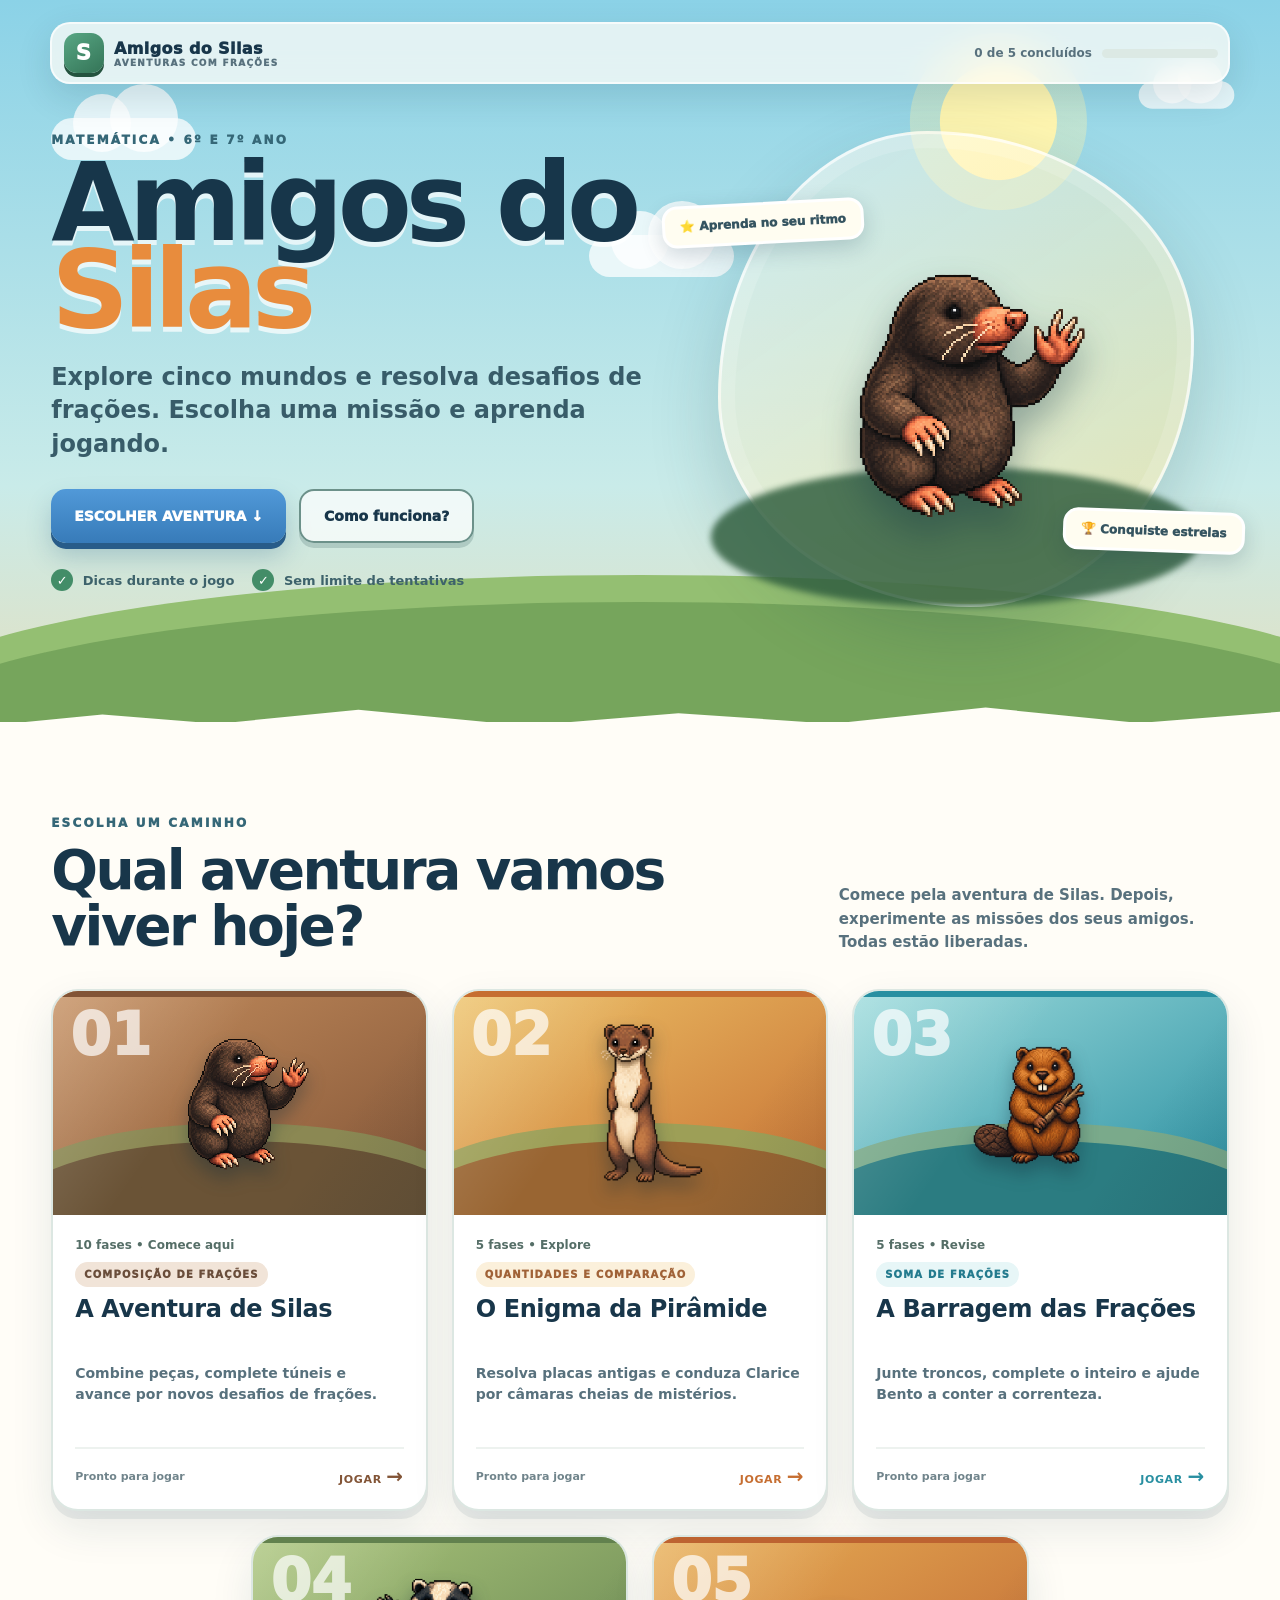
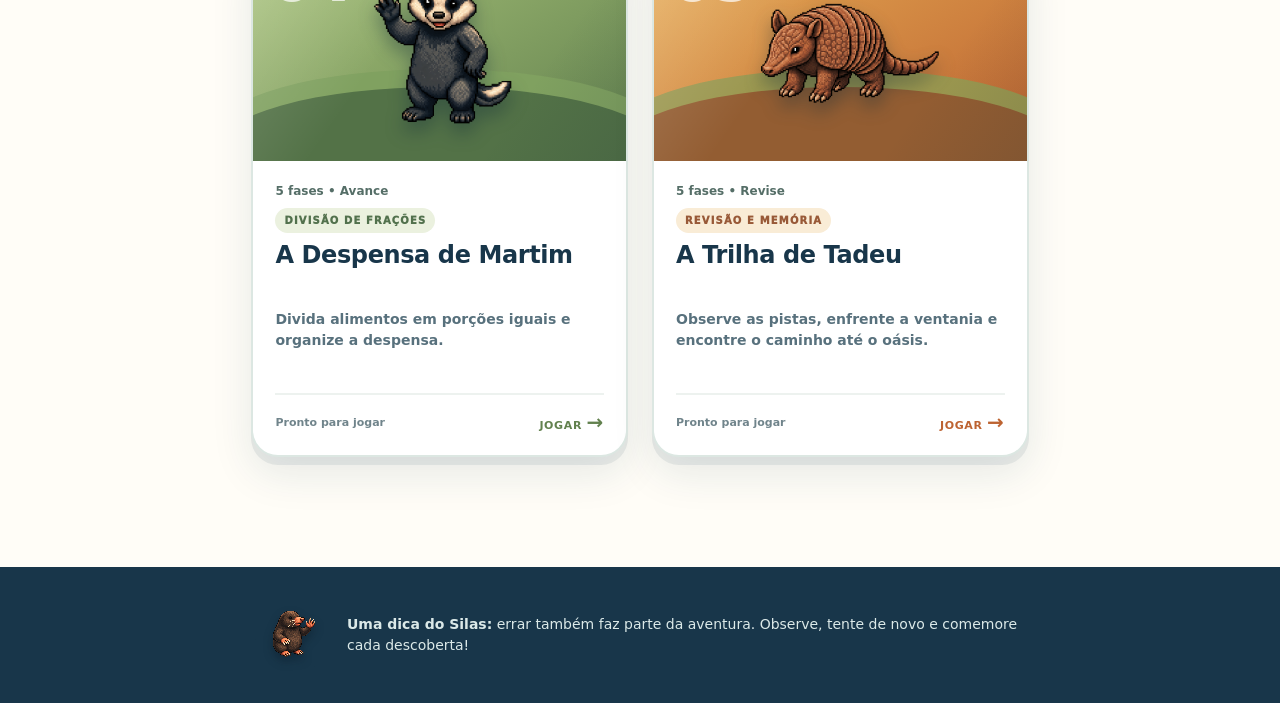
<file: index.html>
<!doctype html>
<html lang="pt-BR">
<head>
  <meta charset="utf-8">
  <meta name="viewport" content="width=device-width, initial-scale=1">
  <meta name="description" content="Jogos educativos de frações com os Amigos do Silas.">
  <title>Amigos do Silas — Aventuras com Frações</title>
  <link rel="stylesheet" href="hub.css?v=3">
</head>
<body>
  <div class="sky" aria-hidden="true"><i></i><i></i><i></i></div>
  <nav class="site-nav" aria-label="Navegação principal">
    <a class="nav-brand" href="index.html" aria-label="Amigos do Silas — página inicial">
      <span class="nav-brand__mark" aria-hidden="true">S</span>
      <span>Amigos do Silas<small>AVENTURAS COM FRAÇÕES</small></span>
    </a>
    <div class="nav-progress" aria-live="polite">
      <span id="progress-copy">0 de 5 concluídos</span>
      <span class="nav-progress__bar" aria-hidden="true"><i id="progress-fill"></i></span>
    </div>
  </nav>
  <header class="hero">
    <div class="hero-copy">
      <p class="eyebrow">MATEMÁTICA • 6º E 7º ANO</p>
      <h1>Amigos do <span>Silas</span></h1>
      <p class="lead">Explore cinco mundos e resolva desafios de frações. Escolha uma missão e aprenda jogando.</p>
      <div class="hero-actions">
        <a class="primary-link" href="#aventuras">ESCOLHER AVENTURA <span aria-hidden="true">↓</span></a>
        <button id="about-btn" class="quiet-btn" type="button">Como funciona?</button>
      </div>
      <ul class="benefits" aria-label="Características dos jogos">
        <li><span>✓</span> Dicas durante o jogo</li>
        <li><span>✓</span> Sem limite de tentativas</li>
      </ul>
    </div>
    <div class="hero-art" aria-label="A turma dos Amigos do Silas">
      <div class="sun" aria-hidden="true"></div>
      <img src="assets/personagens/silas-toupeira.png" alt="Silas, a toupeira" class="group-img">
      <span class="float-card card-one">⭐ Aprenda no seu ritmo</span>
      <span class="float-card card-two">🏆 Conquiste estrelas</span>
    </div>
  </header>

  <main id="aventuras" class="adventures">
    <div class="section-heading">
      <div>
        <p class="eyebrow">ESCOLHA UM CAMINHO</p>
        <h2>Qual aventura vamos viver hoje?</h2>
      </div>
      <p>Comece pela aventura de Silas. Depois, experimente as missões dos seus amigos. Todas estão liberadas.</p>
    </div>

    <section class="game-grid" aria-label="Jogos disponíveis">
      <a class="game-card silas" href="jogo silas/index.html" data-game="silas">
        <div class="card-scene"><span class="number">01</span><img src="assets/personagens/silas-toupeira.png" alt="Silas, a toupeira"></div>
        <div class="card-content"><span class="mission-meta">10 fases • Comece aqui</span>
          <span class="skill">COMPOSIÇÃO DE FRAÇÕES</span>
          <h3>A Aventura de Silas</h3>
          <p>Combine peças, complete túneis e avance por novos desafios de frações.</p>
          <div class="card-footer"><span class="status">Pronto para jogar</span><b>JOGAR <i>→</i></b></div>
        </div>
      </a>

      <a class="game-card clarice" href="jogo clarice/index.html" data-game="clarice">
        <div class="card-scene"><span class="number">02</span><img src="assets/personagens/clarice.png" alt="Clarice, a doninha"></div>
        <div class="card-content"><span class="mission-meta">5 fases • Explore</span>
          <span class="skill">QUANTIDADES E COMPARAÇÃO</span>
          <h3>O Enigma da Pirâmide</h3>
          <p>Resolva placas antigas e conduza Clarice por câmaras cheias de mistérios.</p>
          <div class="card-footer"><span class="status">Pronto para jogar</span><b>JOGAR <i>→</i></b></div>
        </div>
      </a>

      <a class="game-card bento" href="jogo bento/index.html" data-game="bento">
        <div class="card-scene"><span class="number">03</span><img src="assets/personagens/bento.png" alt="Bento, o castor"></div>
        <div class="card-content"><span class="mission-meta">5 fases • Revise</span>
          <span class="skill">SOMA DE FRAÇÕES</span>
          <h3>A Barragem das Frações</h3>
          <p>Junte troncos, complete o inteiro e ajude Bento a conter a correnteza.</p>
          <div class="card-footer"><span class="status">Pronto para jogar</span><b>JOGAR <i>→</i></b></div>
        </div>
      </a>

      <a class="game-card martim" href="jogo martim/index.html" data-game="martim">
        <div class="card-scene"><span class="number">04</span><img src="assets/personagens/martim.png" alt="Martim, o texugo"></div>
        <div class="card-content"><span class="mission-meta">5 fases • Avance</span>
          <span class="skill">DIVISÃO DE FRAÇÕES</span>
          <h3>A Despensa de Martim</h3>
          <p>Divida alimentos em porções iguais e organize a despensa.</p>
          <div class="card-footer"><span class="status">Pronto para jogar</span><b>JOGAR <i>→</i></b></div>
        </div>
      </a>

      <a class="game-card tadeu" href="jogo tadeu/index.html" data-game="tadeu">
        <div class="card-scene"><span class="number">05</span><img src="jogo tadeu/tadeu-recorte-v2.png" alt="Tadeu, o tatu"></div>
        <div class="card-content"><span class="mission-meta">5 fases • Revise</span>
          <span class="skill">REVISÃO E MEMÓRIA</span>
          <h3>A Trilha de Tadeu</h3>
          <p>Observe as pistas, enfrente a ventania e encontre o caminho até o oásis.</p>
          <div class="card-footer"><span class="status">Pronto para jogar</span><b>JOGAR <i>→</i></b></div>
        </div>
      </a>
    </section>
  </main>

  <footer><img src="assets/personagens/silas-toupeira.png" alt="Silas, a toupeira"><p><strong>Uma dica do Silas:</strong> errar também faz parte da aventura. Observe, tente de novo e comemore cada descoberta!</p></footer>

  <dialog id="about-dialog" aria-labelledby="about-title">
    <article>
      <button id="about-close" class="dialog-close" type="button" aria-label="Fechar">×</button>
      <p class="eyebrow">PARA ESTUDANTES, FAMÍLIAS E EDUCADORES</p>
      <h2 id="about-title">Aprender em pequenas aventuras</h2>
      <p>Os jogos apresentam desafios curtos, instruções visuais e explicações após cada tentativa. Não há problema em errar: as dicas ajudam o estudante a descobrir o próximo passo.</p>
      <div class="about-grid"><span><b>1</b> Escolha um jogo</span><span><b>2</b> Resolva no seu ritmo</span><span><b>3</b> Ganhe estrelas</span></div>
      <button id="about-play" class="dialog-play" type="button">ESCOLHER UMA AVENTURA</button>
    </article>
  </dialog>

  <script src="common.js?v=4"></script>
  <script src="hub.js?v=3"></script>
</body>
</html>
</file>
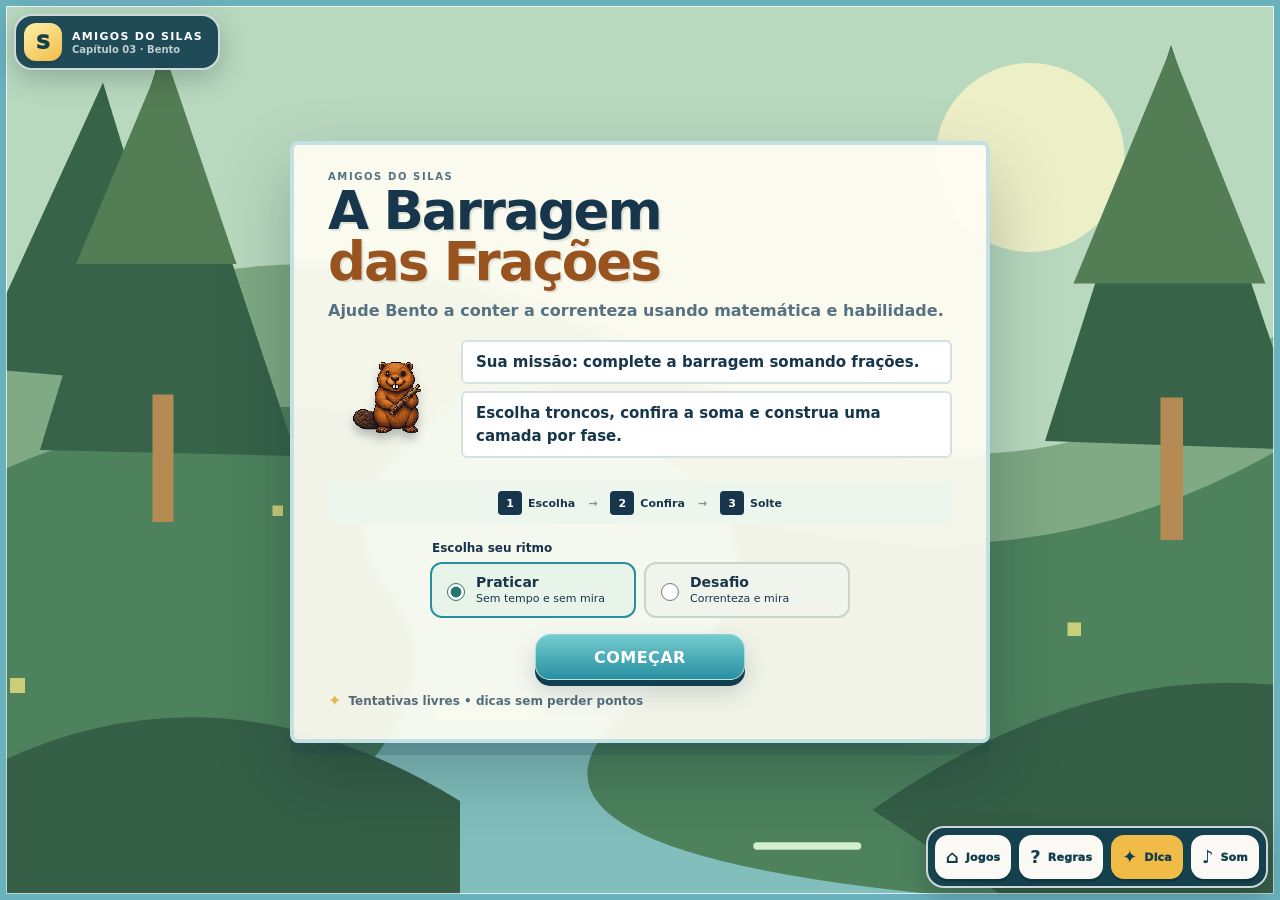
<file: jogo bento/index.html>
<!doctype html>
<html lang="pt-BR">
<head>
  <meta charset="utf-8">
  <meta name="viewport" content="width=device-width, initial-scale=1">
  <meta name="description" content="Jogo educativo de frações com Bento e Silas.">
  <title>A Barragem das Frações</title>
  <link rel="stylesheet" href="style.css?v=5">
  <link rel="stylesheet" href="../game-ui.css?v=5">
</head>
<body>
  <main class="game">
    <section id="intro" class="screen intro active" aria-labelledby="game-title">
      <img src="../assets/cenarios/bento.svg" alt="" class="intro-bg environment-art" aria-hidden="true">

      <article class="intro-card">
        <p class="overline">AMIGOS DO SILAS</p>
        <h1 id="game-title">A Barragem<br><span>das Frações</span></h1>
        <p class="subtitle">Ajude Bento a conter a correnteza usando matemática e habilidade.</p>

        <div class="story">
          <img src="../assets/personagens/bento.png" alt="Bento, o castor segurando um galho" class="beaver-img beaver-intro">
          <div class="dialogues"><p><strong>Sua missão:</strong> complete a barragem somando frações.</p><p>Escolha troncos, confira a soma e construa uma camada por fase.</p></div>
        </div>

        <div class="steps"><span><b>1</b> Escolha</span><em>→</em><span><b>2</b> Confira</span><em>→</em><span><b>3</b> Solte</span></div>
        <button id="start-btn" class="main-btn" type="button">COMEÇAR</button>
      </article>
    </section>

    <section id="play" class="screen play" aria-labelledby="phase-title">
      <header class="topbar">
        <button id="home-btn" class="back-btn" type="button" aria-label="Voltar ao início">←</button>
        <div><p id="phase-count" class="overline">FASE 1 DE 5</p><h2 id="phase-title">Frações simples</h2></div>
        <div class="hud"><span id="hearts" class="pixel-hearts" aria-label="3 vidas"><img class="pixel-heart is-full" src="../assets/ui/heart-pixel.svg" alt=""><img class="pixel-heart is-full" src="../assets/ui/heart-pixel.svg" alt=""><img class="pixel-heart is-full" src="../assets/ui/heart-pixel.svg" alt=""></span><b id="score">0</b></div>
      </header>

      <div class="pressure">
        <span>PRESSÃO DO RIO</span><b id="pressure-number">25%</b>
        <div><i id="pressure-fill"></i></div>
      </div>

      <section class="scene">
        <img src="../assets/cenarios/bento.svg" alt="" class="scene-bg environment-art" aria-hidden="true">
        <div class="bank bank-left" aria-hidden="true"></div><div class="bank bank-right" aria-hidden="true"></div>
        <div class="river" aria-hidden="true"><i></i></div>

        <div class="bento-help">
          <img id="bento-sprite" src="../assets/personagens/bento.png" alt="Bento, o castor" class="beaver-img beaver-game">
          <p id="bento-line">Vamos começar com uma barragem pequena.</p>
        </div>

        <article class="challenge">
          <p class="overline">DESAFIO</p>
          <h3 id="challenge-title">Complete 1 inteiro</h3>
          <p id="challenge-hint">Escolha troncos que formem o valor pedido.</p>
          <span>ALVO <b id="target">1</b></span>
        </article>

        <div class="dam" aria-label="Barragem em construção">
          <div id="falling" class="falling hidden"><div id="falling-pieces"></div><i></i></div>
          <div id="dam-layers" class="dam-layers"></div>
          <div class="dam-base"><span>BARRAGEM</span></div>
        </div>
      </section>

      <section class="panel" aria-label="Painel de frações">
        <div class="panel-title"><div><p class="overline">TRONCOS DISPONÍVEIS</p><span id="instruction">Selecione uma combinação.</span></div><button id="clear-btn" type="button">Limpar</button></div>
        <div id="options" class="options" role="group" aria-label="Frações disponíveis"></div>
        <div class="equation"><span>SUA SOMA</span><strong id="equation" aria-live="polite">0 = 0</strong></div>

        <div id="fraction-visual" class="fraction-visual" aria-label="Representação da soma"></div>
        <div id="check-area" class="action"><p>Confira a matemática antes de empilhar.</p><button id="check-btn" class="main-btn" type="button" disabled>CONFERIR FRAÇÕES</button></div>
        <div id="drop-area" class="action drop-action hidden">
          <div class="aim"><div><span>EQUILÍBRIO</span><b id="aim-label">CENTRALIZE</b></div><section><i></i><b id="cursor"></b></section></div>
          <button id="drop-btn" class="main-btn" type="button">SOLTAR</button>
        </div>
      </section>

      <div id="modal" class="modal hidden" role="dialog" aria-modal="true" aria-labelledby="modal-title">
        <article id="modal-card">
          <i id="modal-icon" aria-hidden="true">!</i>
          <img id="modal-beaver" src="../assets/personagens/bento.png" alt="Bento, o castor" class="beaver-img beaver-modal">
          <p id="modal-label" class="overline">ATENÇÃO</p>
          <h3 id="modal-title">Tente novamente</h3>
          <p id="modal-text"></p>
          <button id="modal-btn" class="main-btn" type="button">CONTINUAR</button>
        </article>
      </div>
    </section>

    <section id="result" class="screen result" aria-labelledby="result-title">
      <img src="../assets/cenarios/bento.svg" alt="" class="result-bg environment-art" aria-hidden="true">
      <article class="result-card">
        <img src="../assets/personagens/bento.png" alt="Bento, o castor" class="beaver-img beaver-result">
        <p class="overline">BARRAGEM CONCLUÍDA</p>
        <h2 id="result-title">A correnteza foi controlada!</h2>
        <div class="final-dam" aria-hidden="true"><span></span><span></span><span></span><span></span><span></span></div>
        <blockquote>"Quando entendemos como as partes se juntam, conseguimos construir algo inteiro."<cite>— Bento</cite></blockquote>
        <div class="stats"><div><span>Precisão</span><b id="accuracy">0%</b></div><div><span>Troncos</span><b id="logs-total">0</b></div><div><span>Sequência</span><b id="best-combo">0</b></div></div>
        <div class="award"><span id="stars">☆☆☆</span><b>Mestre da Barragem</b></div>
        <div class="result-actions"><button id="restart-btn" class="main-btn" type="button">JOGAR NOVAMENTE</button><button id="continue-btn" type="button">ESCOLHER OUTRA AVENTURA</button></div>
      </article>
    </section>
  </main>
  <script src="../common.js?v=5"></script>
  <script src="../game-ui.js?v=6"></script>
  <script src="script.js?v=5"></script>
</body>
</html>
</file>
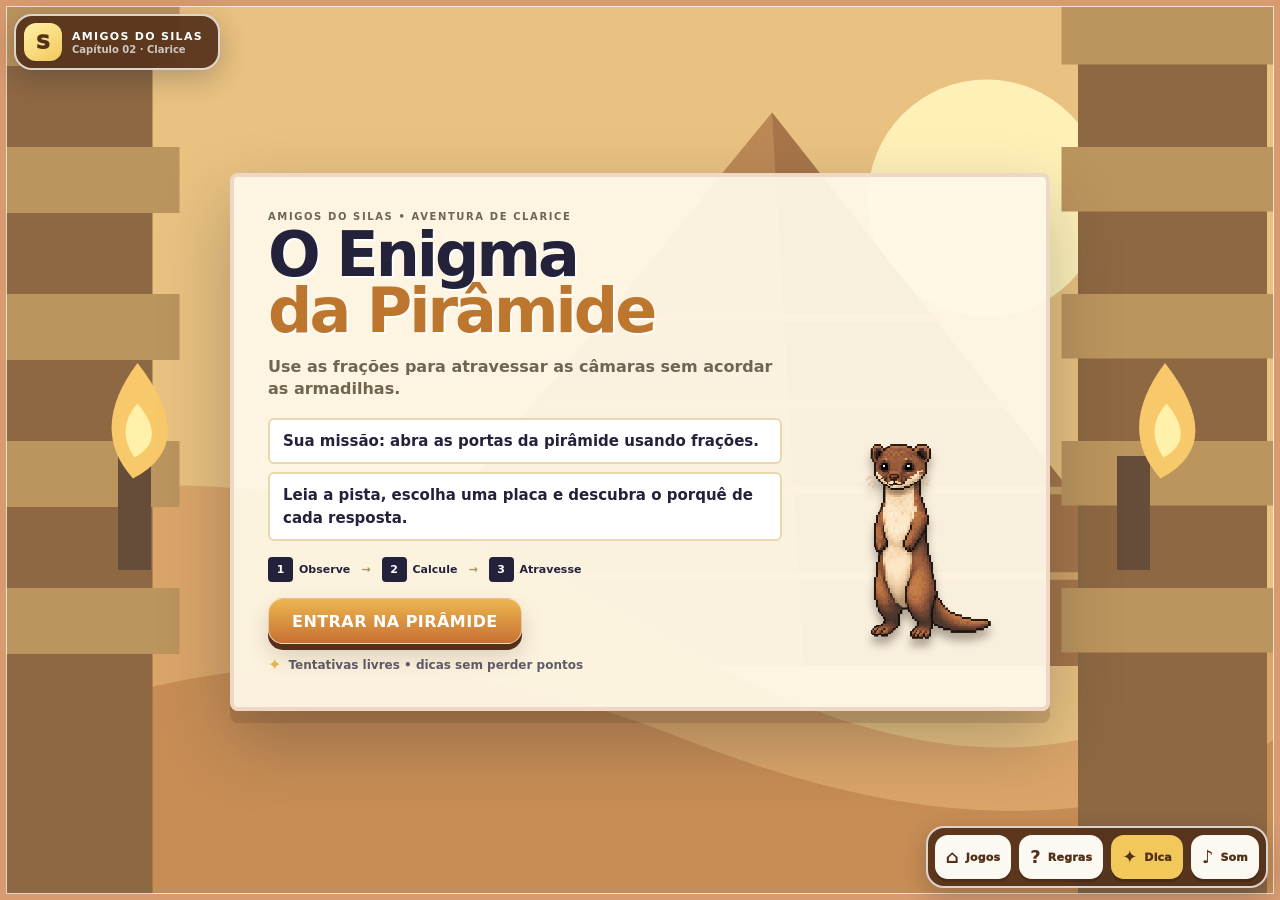
<file: jogo clarice/index.html>
<!doctype html>
<html lang="pt-BR">
<head>
  <meta charset="utf-8">
  <meta name="viewport" content="width=device-width, initial-scale=1">
  <meta name="description" content="Jogo educativo de frações com Clarice em uma pirâmide cheia de armadilhas.">
  <title>O Enigma da Pirâmide</title>
  <link rel="stylesheet" href="style.css?v=5">
  <link rel="stylesheet" href="../game-ui.css?v=5">
</head>
<body>
  <main class="game">
    <section id="intro" class="screen intro active" aria-labelledby="game-title">
      <img src="../assets/cenarios/clarice.svg" alt="" class="intro-bg environment-art" aria-hidden="true">
      <article class="intro-card">
        <div class="intro-copy">
          <p class="overline">AMIGOS DO SILAS • AVENTURA DE CLARICE</p>
          <h1 id="game-title">O Enigma<br><span>da Pirâmide</span></h1>
          <p class="subtitle">Use as frações para atravessar as câmaras sem acordar as armadilhas.</p>

          <div class="dialogues"><p><strong>Sua missão:</strong> abra as portas da pirâmide usando frações.</p><p>Leia a pista, escolha uma placa e descubra o porquê de cada resposta.</p></div>

          <div class="steps" aria-label="Como jogar">
            <span><b>1</b> Observe</span><em>→</em><span><b>2</b> Calcule</span><em>→</em><span><b>3</b> Atravesse</span>
          </div>
          <button id="start-btn" class="main-btn" type="button">ENTRAR NA PIRÂMIDE</button>
        </div>
        <img src="../assets/personagens/clarice.png" alt="Clarice, a doninha aventureira" class="clarice-img clarice-intro">
      </article>
    </section>

    <section id="play" class="screen play" aria-labelledby="phase-title">
      <header class="topbar">
        <button id="home-btn" class="back-btn" type="button" aria-label="Voltar ao início">←</button>
        <div class="phase-heading">
          <p id="phase-count" class="overline">CÂMARA 1 DE 5</p>
          <h2 id="phase-title">O Salão das Tochas</h2>
        </div>
        <div class="hud">
          <span id="hearts" class="pixel-hearts" aria-label="3 vidas"><img class="pixel-heart is-full" src="../assets/ui/heart-pixel.svg" alt=""><img class="pixel-heart is-full" src="../assets/ui/heart-pixel.svg" alt=""><img class="pixel-heart is-full" src="../assets/ui/heart-pixel.svg" alt=""></span>
          <b id="score" aria-label="Pontuação">0</b>
        </div>
      </header>

      <div class="danger-meter">
        <span>ALERTA DA ARMADILHA</span><b id="danger-number">10%</b>
        <div><i id="danger-fill"></i></div>
      </div>

      <section id="chamber" class="chamber">
        <img src="../assets/cenarios/clarice.svg" alt="" class="chamber-bg environment-art" aria-hidden="true">
        <div id="trap-layer" class="trap-layer" aria-hidden="true">
          <img src="assets/trap-darts.png" alt="" class="trap-img darts cutout-image">
          <img src="assets/trap-spikes.png" alt="" class="trap-img spikes cutout-image">
          <img src="assets/trap-boulder.png" alt="" class="trap-img boulder cutout-image">
          <img src="assets/trap-sand.png" alt="" class="trap-img sand cutout-image">
          <img src="assets/trap-guardian.png" alt="" class="trap-img guardian cutout-image">
        </div>

        <div class="clarice-help">
          <img src="../assets/personagens/clarice.png" alt="Clarice, a doninha" class="clarice-img clarice-game">
          <p id="clarice-line">Meu faro diz que a pista está nas tochas...</p>
        </div>

        <article class="challenge">
          <p class="overline">ENIGMA DA CÂMARA</p>
          <h3 id="challenge-title">Acenda metade das tochas</h3>
          <p id="challenge-question">Há 8 tochas. Quantas representam 1/2 do total?</p>
          <span>PISTA <b id="clue">1/2 de 8</b></span>
        </article>

        <div class="door-light" aria-hidden="true"></div>
      </section>

      <section class="panel" aria-label="Painel de respostas">
        <div class="panel-title">
          <div><p class="overline">PLACAS DE PEDRA</p><span>Escolha a placa que desativa a armadilha.</span></div>
          <div class="combo">SEQUÊNCIA <b id="combo">0x</b></div>
        </div>
        <div id="options" class="options" role="group" aria-label="Respostas disponíveis"></div>
        <div class="action-row">
          <p id="selection-text" aria-live="polite">Nenhuma placa escolhida.</p>
          <button id="confirm-btn" class="main-btn" type="button" disabled>TESTAR PASSAGEM</button>
        </div>
      </section>

      <div id="modal" class="modal hidden" role="dialog" aria-modal="true" aria-labelledby="modal-title">
        <article id="modal-card">
          <i id="modal-icon" aria-hidden="true">!</i>
          <p id="modal-label" class="overline">ARMADILHA ATIVADA</p>
          <h3 id="modal-title">Cuidado!</h3>
          <p id="modal-text"></p>
          <button id="modal-btn" class="main-btn" type="button">TENTAR NOVAMENTE</button>
        </article>
      </div>
    </section>

    <section id="result" class="screen result" aria-labelledby="result-title">
      <img src="../assets/cenarios/clarice.svg" alt="" class="result-bg environment-art" aria-hidden="true">
      <article class="result-card">
        <img src="../assets/personagens/clarice.png" alt="Clarice, a doninha" class="clarice-img clarice-result">
        <p class="overline">PIRÂMIDE DESVENDADA</p>
        <h2 id="result-title">Clarice encontrou o Pergaminho do Deserto!</h2>
        <img src="assets/treasure-scroll.png" alt="Baú egípcio aberto com o Pergaminho do Deserto" class="treasure-image cutout-image">
        <blockquote>“Coragem ajuda a dar o primeiro passo. Matemática ajuda a escolher o passo certo.”<cite>— Clarice</cite></blockquote>
        <div class="stats">
          <div><span>Precisão</span><b id="accuracy">0%</b></div>
          <div><span>Placas seguras</span><b id="safe-plates">0</b></div>
          <div><span>Maior sequência</span><b id="best-combo">0x</b></div>
        </div>
        <div class="award"><span id="stars">☆☆☆</span><b>Guardião dos Enigmas</b></div>
        <div class="result-actions">
          <button id="restart-btn" class="main-btn" type="button">JOGAR NOVAMENTE</button>
          <button id="continue-btn" type="button">ESCOLHER OUTRA AVENTURA</button>
        </div>
      </article>
    </section>
  </main>
  <script src="../common.js?v=5"></script>
  <script src="../game-ui.js?v=6"></script>
  <script src="script.js?v=5"></script>
</body>
</html>
</file>
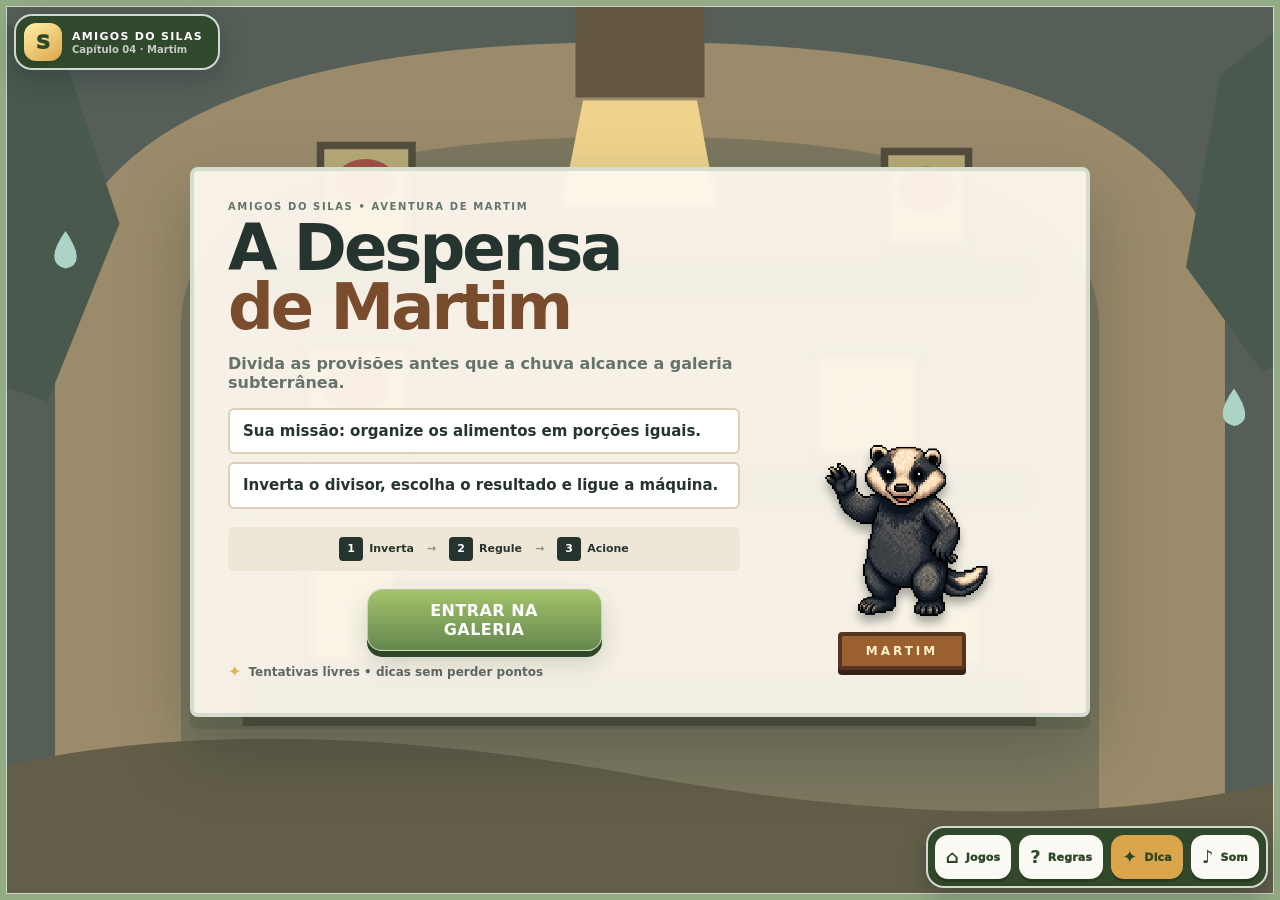
<file: jogo martim/index.html>
<!doctype html>
<html lang="pt-BR">
<head>
  <meta charset="utf-8">
  <meta name="viewport" content="width=device-width, initial-scale=1">
  <meta name="description" content="Jogo educativo de divisão de frações com Martim, o texugo.">
  <title>A Despensa de Martim</title>
  <link rel="stylesheet" href="style.css?v=5">
  <link rel="stylesheet" href="../game-ui.css?v=5">
</head>
<body>
  <main class="game">
    <section id="intro" class="screen intro active" aria-labelledby="game-title">
      <img src="../assets/cenarios/martim.svg" alt="" class="intro-bg environment-art" aria-hidden="true">

      <article class="intro-card">
        <div class="intro-copy">
          <p class="overline">AMIGOS DO SILAS • AVENTURA DE MARTIM</p>
          <h1 id="game-title">A Despensa<br><span>de Martim</span></h1>
          <p class="subtitle">Divida as provisões antes que a chuva alcance a galeria subterrânea.</p>

          <div class="dialogues"><p><strong>Sua missão:</strong> organize os alimentos em porções iguais.</p><p>Inverta o divisor, escolha o resultado e ligue a máquina.</p></div>

          <div class="steps" aria-label="Como jogar">
            <span><b>1</b> Inverta</span><em>→</em><span><b>2</b> Regule</span><em>→</em><span><b>3</b> Acione</span>
          </div>
          <button id="start-btn" class="main-btn" type="button">ENTRAR NA GALERIA</button>
        </div>
        <div class="intro-character">
          <span class="name-plaque">MARTIM</span>
          <img src="../assets/personagens/martim.png" alt="Martim, o texugo" class="martim-img martim-intro">
        </div>
      </article>
    </section>

    <section id="play" class="screen play" aria-labelledby="phase-title">
      <header class="topbar">
        <button id="home-btn" class="back-btn" type="button" aria-label="Voltar ao início">←</button>
        <div class="phase-heading">
          <p id="phase-count" class="overline">GALERIA 1 DE 5</p>
          <h2 id="phase-title">O Depósito de Raízes</h2>
        </div>
        <div class="hud">
          <span id="hearts" class="pixel-hearts" aria-label="3 vidas"><img class="pixel-heart is-full" src="../assets/ui/heart-pixel.svg" alt=""><img class="pixel-heart is-full" src="../assets/ui/heart-pixel.svg" alt=""><img class="pixel-heart is-full" src="../assets/ui/heart-pixel.svg" alt=""></span>
          <b id="score" aria-label="Pontuação">0</b>
        </div>
      </header>

      <div class="rain-meter">
        <span>ÁGUA NA GALERIA</span><b id="rain-number">8%</b>
        <div><i id="rain-fill"></i></div>
      </div>

      <section id="burrow" class="burrow">
        <img src="../assets/cenarios/martim.svg" alt="" class="burrow-bg environment-art" aria-hidden="true">
        <div class="ceiling-roots" aria-hidden="true"><i></i><i></i><i></i></div>
        <div class="mushrooms" aria-hidden="true"><i></i><i></i><i></i></div>
        <div id="drips" class="drips" aria-hidden="true"><i></i><i></i><i></i></div>

        <div class="martim-help">
          <img src="../assets/personagens/martim.png" alt="Martim, o texugo" class="martim-img martim-game">
          <p id="martim-line">Cada pote recebe meia cesta. Quantos potes conseguimos encher?</p>
        </div>

        <article class="challenge">
          <p class="overline">PEDIDO DA DESPENSA</p>
          <h3 id="challenge-title">Separe as raízes</h3>
          <p id="challenge-question">Há 1 cesta de raízes. Cada pote recebe 1/2 cesta. Quantos potes serão preenchidos?</p>
          <span>CONTA <b id="operation">1 ÷ 1/2</b></span>
        </article>

        <div id="portion-machine" class="portion-machine" aria-label="Máquina de porções">
          <div class="machine-title"><i></i><span>MÁQUINA DE PORÇÕES</span><i></i></div>
          <div class="equation-rail" aria-live="polite">
            <div class="math-card">
              <span>ESTOQUE</span>
              <b id="dividend">1</b>
            </div>
            <em id="operator">÷</em>
            <div id="divisor-card" class="math-card divisor-card">
              <span id="divisor-label">PORÇÃO</span>
              <b id="divisor">1/2</b>
            </div>
            <em>=</em>
            <div id="result-port" class="result-port"><b id="machine-result">?</b></div>
          </div>
          <div class="machine-window">
            <div id="jar-preview" class="jar-preview" aria-live="polite"></div>
          </div>
          <div class="machine-feet"><i></i><i></i></div>
        </div>

        <div class="lesson-card" aria-label="Regra da divisão de frações">
          <span>LEMBRETE DO MARTIM</span>
          <b>Dividir por uma fração = multiplicar pelo inverso</b>
        </div>
      </section>

      <section class="panel" aria-label="Painel de respostas">
        <div class="panel-title">
          <div><p class="overline">MESA DE CONTROLE</p><span>Inverta o divisor, regule o resultado e acione a máquina.</span></div>
          <div class="combo">SEQUÊNCIA <b id="combo">0x</b></div>
        </div>
        <div class="machine-controls">
          <div class="control-step">
            <span class="step-number">1</span>
            <button id="flip-btn" class="flip-btn" type="button">
              <i class="crank" aria-hidden="true">↻</i>
              <span><small>MANIVELA</small><b>INVERTER DIVISOR</b></span>
            </button>
          </div>
          <div class="control-arrow" aria-hidden="true">➜</div>
          <div class="control-step selector-step">
            <span class="step-number">2</span>
            <div class="selector" role="group" aria-label="Seletor de resultado">
              <button id="prev-btn" type="button" aria-label="Resultado anterior" disabled>◀</button>
              <div class="selector-display">
                <small>REGULADOR</small>
                <b id="result-choice">?</b>
                <span id="result-unit">porções</span>
              </div>
              <button id="next-btn" type="button" aria-label="Próximo resultado" disabled>▶</button>
            </div>
          </div>
          <div class="control-arrow" aria-hidden="true">➜</div>
          <div class="control-step action-step">
            <span class="step-number">3</span>
            <button id="confirm-btn" class="main-btn" type="button" disabled>ACIONAR MÁQUINA</button>
          </div>
        </div>
        <div class="action-row">
          <p id="selection-text" aria-live="polite">Gire a manivela para começar a divisão.</p>
          <span class="keyboard-tip">Teclado: <b>Espaço</b> gira • <b>← →</b> regula • <b>Enter</b> aciona</span>
        </div>
      </section>

      <div id="modal" class="modal hidden" role="dialog" aria-modal="true" aria-labelledby="modal-title">
        <article id="modal-card">
          <i id="modal-icon" aria-hidden="true">!</i>
          <p id="modal-label" class="overline">CONTA INCORRETA</p>
          <h3 id="modal-title">Revise a divisão</h3>
          <p id="modal-text"></p>
          <button id="modal-btn" class="main-btn" type="button">TENTAR NOVAMENTE</button>
        </article>
      </div>
    </section>

    <section id="result" class="screen result" aria-labelledby="result-title">
      <img src="../assets/cenarios/martim.svg" alt="" class="result-bg environment-art" aria-hidden="true">
      <article class="result-card">
        <img src="../assets/personagens/martim.png" alt="Martim, o texugo" class="martim-img martim-result">
        <p class="overline">DESPENSA ORGANIZADA</p>
        <h2 id="result-title">As provisões estão seguras!</h2>
        <div class="final-pantry" aria-hidden="true">
          <span>●</span><span>●</span><span>●</span><span>●</span><span>●</span>
        </div>
        <blockquote>“Quando cada porção encontra seu lugar, até o maior estoque fica fácil de dividir.”<cite>— Martim</cite></blockquote>
        <div class="stats">
          <div><span>Precisão</span><b id="accuracy">0%</b></div>
          <div><span>Provisões salvas</span><b id="saved-food">0</b></div>
          <div><span>Maior sequência</span><b id="best-combo">0x</b></div>
        </div>
        <div class="award"><span id="stars">☆☆☆</span><b>Mestre das Porções</b></div>
        <div class="result-actions">
          <button id="restart-btn" class="main-btn" type="button">JOGAR NOVAMENTE</button>
          <button id="continue-btn" type="button">ESCOLHER OUTRA AVENTURA</button>
        </div>
      </article>
    </section>
  </main>
  <script src="../common.js?v=5"></script>
  <script src="../game-ui.js?v=6"></script>
  <script src="script.js?v=5"></script>
</body>
</html>
</file>
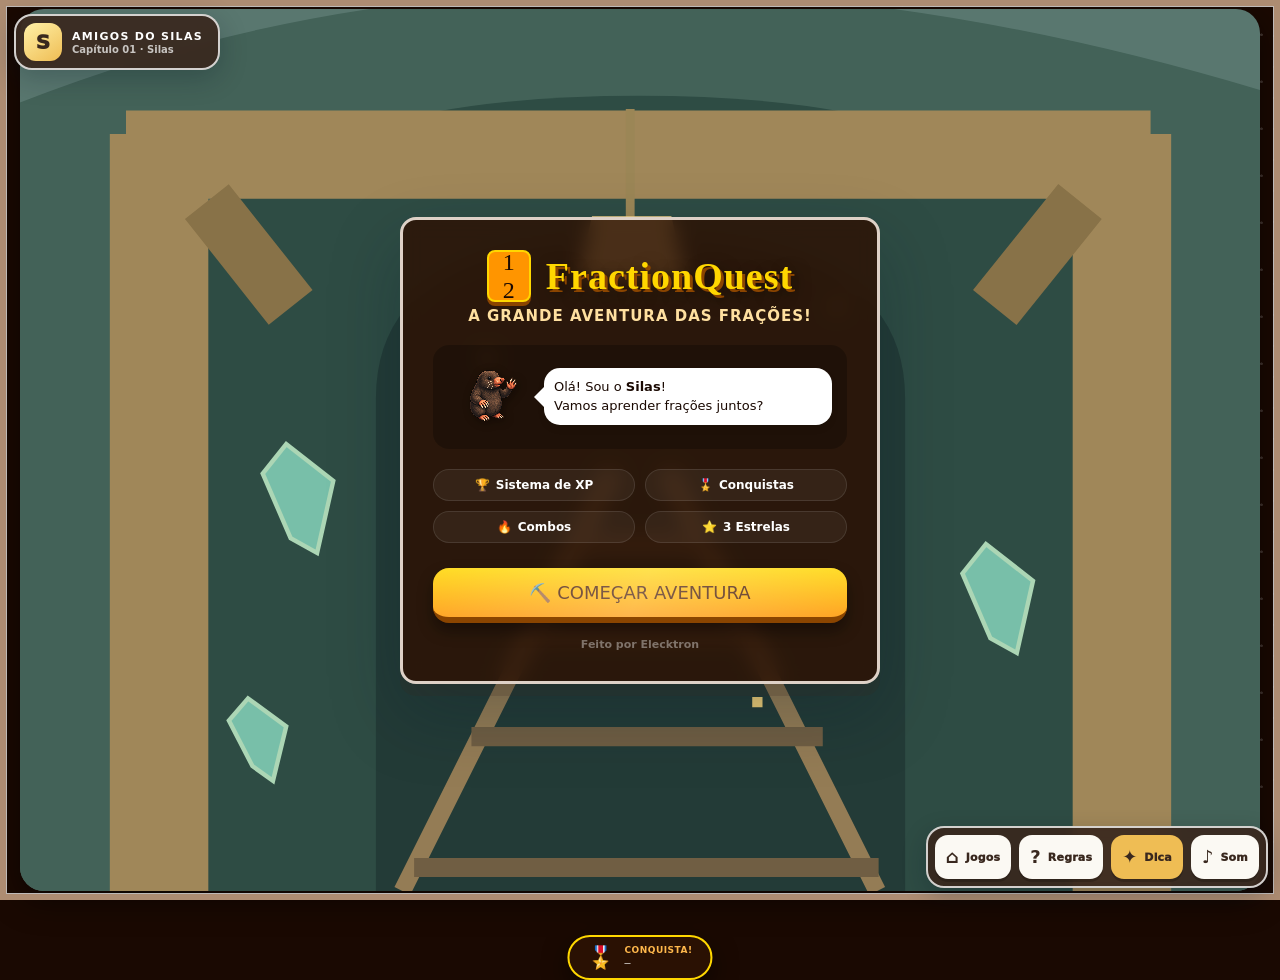
<file: jogo silas/index.html>
<!DOCTYPE html>
<html lang="pt-BR">

<head>
  <meta charset="UTF-8">
  <meta name="viewport" content="width=device-width, initial-scale=1.0">
  <title>FractionQuest — A Aventura das Frações | TCC Matemática</title>
  <meta name="description"
    content="Jogo educativo de frações com gamificação completa. Aprenda frações de forma divertida com o Silas, a toupeira matemática!">
  <link rel="stylesheet" href="style.css?v=5">
  <link rel="stylesheet" href="../game-ui.css?v=5">
</head>

<body>

  <!-- Canvas de Partículas -->
  <canvas id="particle-canvas"></canvas>

  <!-- ===================== TELA 1: INTRO ===================== -->
  <div id="screen-intro" class="screen">
    <img src="../assets/cenarios/silas.svg" alt="" class="intro-bg environment-art" aria-hidden="true">

    <div class="intro-card">
      <div class="intro-logo">
        <span class="logo-frac">
          <span class="logo-num">1</span>
          <span class="logo-bar"></span>
          <span class="logo-den">2</span>
        </span>
        <h1 class="logo-title">FractionQuest</h1>
      </div>
      <p class="intro-subtitle">A Grande Aventura das Frações!</p>

      <div class="mascot-intro-wrap">
        <img src="../assets/personagens/silas-toupeira.png" alt="Silas, a toupeira" class="mascot-intro-img" id="mascot-intro">
        <div class="mascot-bubble" id="intro-bubble">
          Olá! Sou o <strong>Silas</strong>! <br>
          Vamos aprender frações juntos?
        </div>
      </div>

      <div class="intro-features">
        <div class="feat-item">🏆 <span>Sistema de XP</span></div>
        <div class="feat-item">🎖️ <span>Conquistas</span></div>
        <div class="feat-item">🔥 <span>Combos</span></div>
        <div class="feat-item">⭐ <span>3 Estrelas</span></div>
      </div>

      <button class="btn-play" id="btn-play" onclick="restartGame()">
        <span>⛏️ COMEÇAR AVENTURA</span>
      </button>

      <div class="intro-footer">Feito por Elecktron</div>
    </div>
  </div>

  <!-- ===================== TELA 3: JOGO ===================== -->
  <div id="screen-game" class="screen">
    <img src="../assets/cenarios/silas.svg" alt="" class="environment-art" aria-hidden="true">

    <!-- HUD Superior -->
    <div class="game-hud">
      <button class="btn-back-sm" onclick="goToIntro()">← Início</button>
      <div class="hud-center">
        <div class="phase-label" id="hud-phase-label">FASE 1</div>
        <div class="phase-target-badge-wrap">
          <span class="phase-title-txt" id="hud-phase-title">Preencha 3/4 do túnel!</span>
          <div class="phase-target-badge" id="hud-phase-target-badge">
            <span class="badge-label">OBJETIVO:</span>
            <span class="badge-val" id="hud-target-fraction">3/4</span>
          </div>
        </div>
      </div>
      <div class="hud-right">
        <div class="lives-row" id="lives-row"></div>
        <div class="score-hud">⭐ <span id="hud-score">0</span></div>
      </div>
    </div>

    <!-- Combo -->
    <div class="timer-combo-bar combo-only">
      <div class="combo-badge" id="combo-badge">
        🔥 COMBO x<span id="combo-count">1</span>
      </div>
    </div>

    <!-- Área Principal do Jogo -->
    <div class="game-scene">
      <!-- Mascote -->
      <div class="mascot-game-wrap">
        <img src="../assets/personagens/silas-toupeira.png" alt="Silas, a toupeira" class="mascot-game" id="mascot-game">
        <div class="mascot-dialog" id="mascot-dialog">
          💡 Dica: Preencha o túnel com as peças!
        </div>
      </div>

      <!-- Barra de Progresso/Dica do Túnel -->
      <div class="progress-section">
        <div class="progress-header-row">
          <div class="progress-label-top">
            SUA SOMA • OBSERVE O ALVO
            <span id="prog-fraction" style="display:none">0</span>
            <span class="prog-target" id="prog-target" style="display:none">3/4</span>
          </div>
          <button class="btn-hint" id="btn-hint" onclick="toggleHint()">
            <span class="hint-question">?</span> USAR DICA
          </button>
        </div>
        <div class="progress-track">
          <div class="progress-fill" id="progress-fill" style="width:0%">
            <div class="progress-shine"></div>
          </div>
          <div class="progress-marker" id="progress-marker"></div>
          <div class="progress-pct" id="progress-pct">0%</div>
        </div>
      </div>

      <!-- Área do Túnel -->
      <div class="tunnel-wrap">
        <div class="tunnel-label">🕳️ TÚNEL</div>
        <div class="tunnel-slots" id="tunnel-slots"></div>
        <div class="tunnel-glow"></div>
      </div>

      <!-- Inventário -->
      <div class="inventory-wrap">
        <div class="inventory-label">🎒 PEÇAS DISPONÍVEIS</div>
        <div class="inventory-slots" id="inventory-slots"></div>
      </div>

      <!-- Barra de Ação -->
      <div class="action-bar">
        <div class="hint-box" id="hint-box">
          👆 Selecione uma peça e coloque no túnel!
        </div>
        <div class="action-btns">
          <button class="btn-clear" onclick="resetTunnel()" title="Limpar túnel">🗑️</button>
          <button class="btn-dig" id="btn-dig" onclick="checkAnswer()">⛏️ CAVAR!</button>
        </div>
      </div>
    </div>

    <!-- ===== OVERLAYS ===== -->

    <!-- Overlay: Acerto -->
    <div class="overlay" id="overlay-correct">
      <div class="overlay-card success-card">
        <div class="overlay-emoji" id="ov-emoji">🎉</div>
        <div class="overlay-title" id="ov-title">Incrível!</div>
        <div class="overlay-msg" id="ov-msg"></div>
        <div class="stars-display" id="stars-display"></div>
        <div class="points-gained" id="points-gained"></div>
        <div class="achievement-unlocked" id="achievement-unlocked" style="display:none">
          <div class="ach-popup-title">🎖️ CONQUISTA DESBLOQUEADA!</div>
          <div class="ach-popup-name" id="ach-popup-name"></div>
        </div>
        <button class="btn-next" id="btn-next" onclick="nextPhase()">PRÓXIMA FASE →</button>
      </div>
    </div>

    <!-- Overlay: Erro / Game Over -->
    <div class="overlay" id="overlay-fail">
      <div class="overlay-card fail-card">
        <div class="overlay-emoji">😢</div>
        <div class="overlay-title">Que pena...</div>
        <div class="overlay-msg" id="fail-msg">Você perdeu todas as vidas!</div>
        <button class="btn-retry" onclick="restartGame()">🔄 RECOMEÇAR DO INÍCIO</button>
      </div>
    </div>


  </div>

  <!-- ===================== TELA 4: QUIZ ===================== -->
  <div id="screen-quiz" class="screen">
    <img src="../assets/cenarios/silas.svg" alt="" class="environment-art" aria-hidden="true">
    <div class="quiz-header">
      <button class="btn-back" onclick="skipQuiz()">← Início</button>
      <div class="quiz-title">🧠 MINI QUIZ DE FRAÇÕES</div>
      <div class="quiz-progress-txt" id="quiz-progress-txt">Pergunta 1 / 3</div>
    </div>

    <div class="quiz-body">
      <div class="quiz-mascot-row">
        <img src="../assets/personagens/silas-toupeira.png" alt="Silas, a toupeira" class="quiz-mascot">
        <div class="quiz-question-bubble" id="quiz-question">
          Qual é o resultado de 1/4 + 1/4?
        </div>
      </div>

      <div class="quiz-options" id="quiz-options"></div>

      <div class="quiz-feedback" id="quiz-feedback" role="status" style="display:none"></div>
      <button id="quiz-next" class="btn-confirm" type="button" onclick="nextQuizQuestion()" hidden>PRÓXIMA PERGUNTA →</button>

      <div class="quiz-xp-bar-wrap">
        <div class="quiz-xp-label">Progresso do Quiz</div>
        <div class="quiz-xp-track">
          <div class="quiz-xp-fill" id="quiz-xp-fill" style="width:0%"></div>
        </div>
      </div>
    </div>
  </div>

  <!-- ===================== TELA 5: RESULTADO FINAL ===================== -->
  <div id="screen-result" class="screen">
    <img src="../assets/cenarios/silas.svg" alt="" class="result-bg environment-art" aria-hidden="true">
    <div class="result-card">
      <div class="result-trophy">🏆</div>
      <h2 class="result-title">Aventura Completa!</h2>
      <div class="result-score-big">
        <span id="result-score">0</span>
        <span class="result-score-label">pontos</span>
      </div>

      <div class="result-stats">
        <div class="rst-item">
          <div class="rst-icon">⭐</div>
          <div class="rst-val" id="result-stars-total">0</div>
          <div class="rst-label">Estrelas</div>
        </div>
        <div class="rst-item">
          <div class="rst-icon">🏅</div>
          <div class="rst-val" id="result-level">1</div>
          <div class="rst-label">Nível</div>
        </div>
        <div class="rst-item">
          <div class="rst-icon">🔥</div>
          <div class="rst-val" id="result-max-combo">1x</div>
          <div class="rst-label">Max Combo</div>
        </div>
      </div>

      <div class="result-achievements">
        <div class="ra-title">🎖️ Conquistas Obtidas</div>
        <div class="ra-list" id="result-ach-list"></div>
      </div>

      <div class="result-grade">
        <div class="grade-label">Desempenho:</div>
        <div class="grade-value" id="result-grade-val">Excelente! 🌟</div>
      </div>

      <button class="btn-play-again" onclick="restartGame()">🔄 JOGAR NOVAMENTE</button>
    </div>
  </div>

  <!-- Toast de pontos flutuantes -->
  <div id="floating-points" class="floating-pts"></div>

  <!-- Toast de conquista -->
  <div id="ach-toast" class="ach-toast">
    <span class="ach-toast-icon">🎖️</span>
    <div>
      <div class="ach-toast-title">Conquista!</div>
      <div class="ach-toast-name" id="ach-toast-name">–</div>
    </div>
  </div>

  <script src="../common.js?v=5"></script>
  <script src="../game-ui.js?v=6"></script>
  <script src="script.js?v=5"></script>
</body>

</html>
</file>
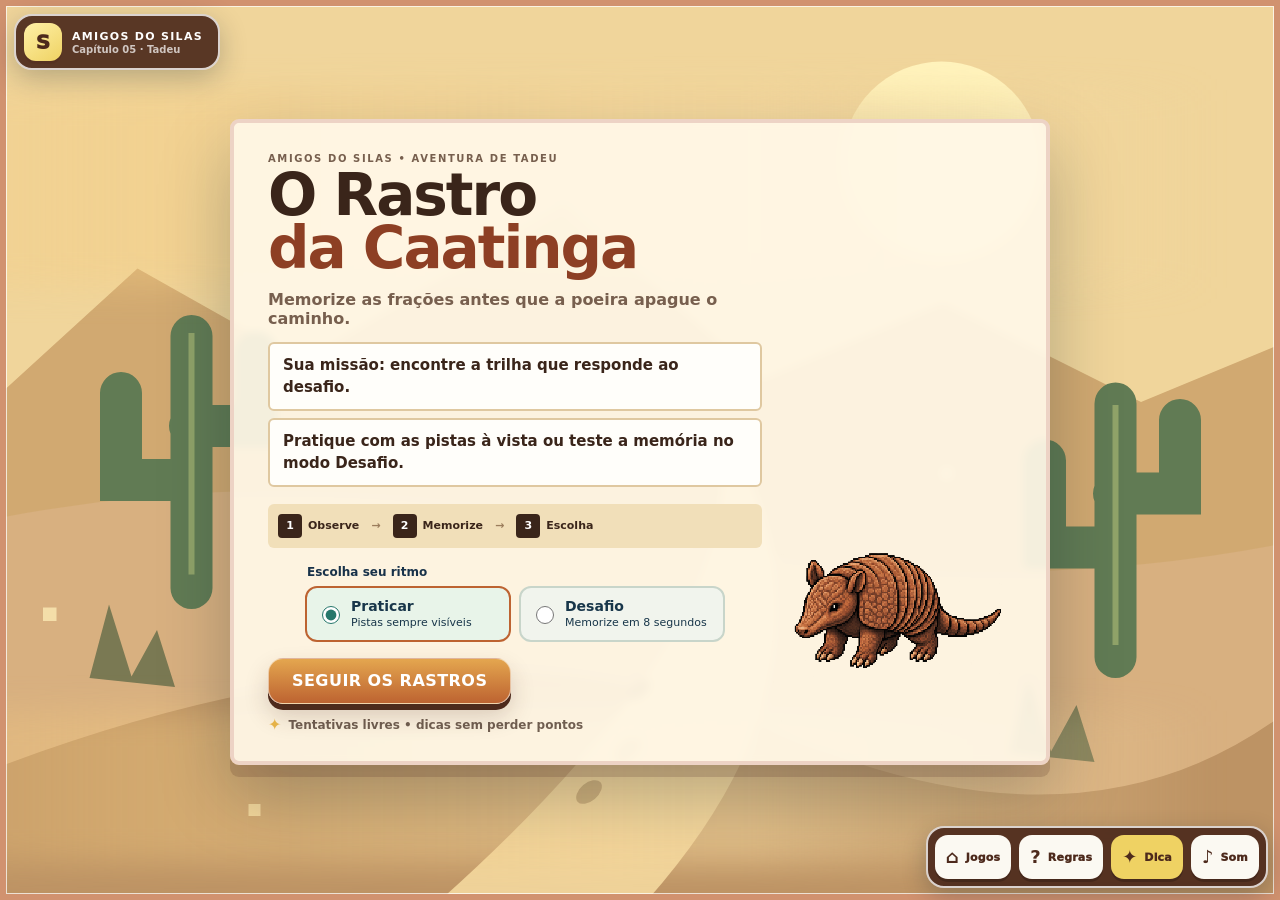
<file: jogo tadeu/index.html>
<!doctype html>
<html lang="pt-BR">
<head>
  <meta charset="utf-8">
  <meta name="viewport" content="width=device-width, initial-scale=1">
  <meta name="description" content="Jogo educativo de frações e memória com Tadeu na caatinga.">
  <title>O Rastro da Caatinga</title>
  <link rel="stylesheet" href="style.css?v=5">
  <link rel="stylesheet" href="../game-ui.css?v=5">
</head>
<body>
  <main class="game">
    <section id="intro" class="screen intro active" aria-labelledby="game-title">
      <img src="../assets/cenarios/tadeu.svg" alt="" class="landscape environment-art" aria-hidden="true">
      <div class="dust dust-back" aria-hidden="true"></div>
      <article class="intro-card">
        <div class="intro-copy">
          <p class="overline">AMIGOS DO SILAS • AVENTURA DE TADEU</p>
          <h1 id="game-title">O Rastro<br><span>da Caatinga</span></h1>
          <p class="subtitle">Memorize as frações antes que a poeira apague o caminho.</p>

          <div class="dialogues"><p><strong>Sua missão:</strong> encontre a trilha que responde ao desafio.</p><p>Pratique com as pistas à vista ou teste a memória no modo Desafio.</p></div>

          <div class="steps" aria-label="Como jogar">
            <span><b>1</b> Observe</span><em>→</em><span><b>2</b> Memorize</span><em>→</em><span><b>3</b> Escolha</span>
          </div>
          <button id="start-btn" class="main-btn" type="button">SEGUIR OS RASTROS</button>
        </div>
        <img src="tadeu-recorte-v2.png" alt="Tadeu, o tatu aventureiro" class="tadeu-img tadeu-intro">
      </article>
      <div class="dust dust-front" aria-hidden="true"></div>
    </section>

    <section id="play" class="screen play" aria-labelledby="phase-title">
      <header class="topbar">
        <button id="home-btn" class="back-btn" type="button" aria-label="Voltar ao início">←</button>
        <div class="phase-heading">
          <p id="phase-count" class="overline">TRECHO 1 DE 5</p>
          <h2 id="phase-title">Pegadas ao meio-dia</h2>
        </div>
        <div class="hud">
          <span id="hearts" class="pixel-hearts" aria-label="3 vidas"><img class="pixel-heart is-full" src="../assets/ui/heart-pixel.svg" alt=""><img class="pixel-heart is-full" src="../assets/ui/heart-pixel.svg" alt=""><img class="pixel-heart is-full" src="../assets/ui/heart-pixel.svg" alt=""></span>
          <b id="score" aria-label="Pontuação">0</b>
        </div>
      </header>

      <div class="storm-meter">
        <span>VENTANIA</span><b id="storm-number">18%</b>
        <div><i id="storm-fill"></i></div>
      </div>

      <section class="trail-scene">
        <img src="../assets/cenarios/tadeu.svg" alt="" class="scene-bg environment-art" aria-hidden="true">
        <div class="heat" aria-hidden="true"></div>
        <div id="sand-particles" class="sand-particles" aria-hidden="true"></div>

        <div class="tadeu-help">
          <img src="tadeu-recorte-v2.png" alt="Tadeu" class="tadeu-img tadeu-game">
          <p id="tadeu-line">Olhe bem. A poeira logo vai cobrir tudo.</p>
        </div>

        <article class="challenge">
          <p class="overline">DESAFIO DO RASTRO</p>
          <h3 id="challenge-title">Encontre metade das pegadas</h3>
          <p id="challenge-question">Qual trilha mostra 1/2 de 8 pegadas?</p>
          <span>PISTA <b id="clue">1/2 × 8</b></span>
        </article>

        <div class="destination" aria-hidden="true"><i></i><span>OLHO D'ÁGUA</span></div>
        <div id="memory-banner" class="memory-banner" aria-live="polite"><b>OBSERVE!</b><span id="memory-count">3</span></div>
      </section>

      <section class="panel" aria-label="Trilhas disponíveis">
        <div class="panel-title">
          <div>
            <p class="overline">TRILHAS NA AREIA</p>
            <span id="instruction">Memorize as três opções antes da poeira.</span>
          </div>
          <div class="combo">SEQUÊNCIA <b id="combo">0x</b></div>
        </div>

        <div id="options" class="options" role="group" aria-label="Opções de trilha"></div>

        <div class="action-row">
          <button id="focus-btn" class="focus-btn" type="button" disabled><span>◉</span> USAR O FARO <b id="focus-count">2</b></button>
          <p id="selection-text" aria-live="polite">Observe as pistas...</p>
          <button id="confirm-btn" class="main-btn" type="button" disabled>SEGUIR ESTA TRILHA</button>
        </div>
      </section>

      <div id="modal" class="modal hidden" role="dialog" aria-modal="true" aria-labelledby="modal-title">
        <article id="modal-card">
          <i id="modal-icon" aria-hidden="true">!</i>
          <p id="modal-label" class="overline">A POEIRA CONFUNDIU O RASTRO</p>
          <h3 id="modal-title">Caminho errado!</h3>
          <p id="modal-text"></p>
          <button id="modal-btn" class="main-btn" type="button">TENTAR NOVAMENTE</button>
        </article>
      </div>
    </section>

    <section id="result" class="screen result" aria-labelledby="result-title">
      <img src="../assets/cenarios/tadeu.svg" alt="" class="result-bg environment-art" aria-hidden="true">
      <article class="result-card">
        <img src="tadeu-recorte-v2.png" alt="Tadeu comemorando" class="tadeu-img tadeu-result">
        <p class="overline">TRAVESSIA CONCLUÍDA</p>
        <h2 id="result-title">Tadeu encontrou o Olho d'Água!</h2>
        <div class="oasis" aria-hidden="true"><i></i><span>✦</span><i></i></div>
        <blockquote>“Nem sempre precisamos enxergar longe. Basta observar bem o próximo passo.”<cite>— Tadeu</cite></blockquote>
        <div class="stats">
          <div><span>Precisão</span><b id="accuracy">0%</b></div>
          <div><span>Rastros certos</span><b id="safe-trails">0</b></div>
          <div><span>Maior sequência</span><b id="best-combo">0x</b></div>
        </div>
        <div class="award"><span id="stars">☆☆☆</span><b>Guardião dos Rastros</b></div>
        <div class="result-actions">
          <button id="restart-btn" class="main-btn" type="button">JOGAR NOVAMENTE</button>
          <button id="continue-btn" type="button">ESCOLHER OUTRA AVENTURA</button>
        </div>
      </article>
    </section>
  </main>
  <script src="../common.js?v=5"></script>
  <script src="../game-ui.js?v=6"></script>
  <script src="script.js?v=5"></script>
</body>
</html>
</file>
<file: hub.css>
:root {
  --ink: #18364a;
  --ink-soft: #58717d;
  --paper: #fffdf7;
  --cream: #f6f0df;
  --green: #438d68;
  --green-deep: #285b47;
  --yellow: #ffd66b;
  --blue: #3f86c6;
  --orange: #e88c3d;
  --line: #dce7e2;
  --shadow: 0 10px 0 rgba(22, 53, 70, .1), 0 28px 70px rgba(22, 53, 70, .16);
  --font: "Trebuchet MS", "Arial Rounded MT Bold", system-ui, sans-serif;
}

* { box-sizing: border-box; }
html { scroll-behavior: smooth; }
body {
  min-width: 320px;
  margin: 0;
  overflow-x: hidden;
  color: var(--ink);
  background: var(--cream);
  font-family: var(--font);
  -webkit-tap-highlight-color: transparent;
}

button, a { font: inherit; }
a { color: inherit; text-decoration: none; }
button, a { touch-action: manipulation; }
button:focus-visible, a:focus-visible {
  outline: 4px solid #fff;
  outline-offset: 3px;
  box-shadow: 0 0 0 7px #2674b6 !important;
}

.sky {
  position: absolute;
  z-index: -2;
  inset: 0 0 auto;
  height: 760px;
  overflow: hidden;
  background:
    radial-gradient(circle at 78% 16%, #fff6b1 0 58px, #fff6b15c 59px 88px, transparent 89px),
    linear-gradient(180deg, #8bd2e7 0%, #c9ebe9 64%, #e8deb9 100%);
}

.sky::before,
.sky::after {
  content: "";
  position: absolute;
  left: -8%;
  right: -8%;
  bottom: -92px;
  height: 250px;
  border-radius: 50% 50% 0 0;
  background: #76a55c;
  box-shadow: 0 -27px 0 #94bf72;
}

.sky::after {
  z-index: -1;
  bottom: -140px;
  left: 28%;
  background: #557d4d;
  box-shadow: none;
}

.sky i {
  position: absolute;
  width: 145px;
  height: 42px;
  border-radius: 999px;
  background: rgba(255, 255, 255, .74);
  filter: blur(.5px);
  animation: cloud-drift 15s ease-in-out infinite alternate;
}

.sky i::before,
.sky i::after {
  content: "";
  position: absolute;
  bottom: 8px;
  border-radius: 50%;
  background: inherit;
}
.sky i::before { left: 22px; width: 58px; height: 58px; }
.sky i::after { right: 18px; width: 68px; height: 68px; }
.sky i:nth-child(1) { top: 118px; left: 4%; }
.sky i:nth-child(2) { top: 235px; left: 46%; animation-duration: 20s; }
.sky i:nth-child(3) { top: 74px; left: 87%; transform: scale(.66); animation-duration: 24s; }

@keyframes cloud-drift { to { translate: 45px 6px; } }

.site-nav {
  width: min(1180px, calc(100% - 36px));
  position: absolute;
  z-index: 10;
  top: 22px;
  left: 50%;
  translate: -50% 0;
  display: flex;
  align-items: center;
  justify-content: space-between;
  gap: 20px;
  padding: 9px 10px 9px 12px;
  border: 2px solid rgba(255, 255, 255, .68);
  border-radius: 20px;
  background: rgba(255, 253, 247, .74);
  box-shadow: 0 12px 34px rgba(24, 54, 74, .14);
  backdrop-filter: blur(12px);
}

.nav-brand { display: flex; gap: 10px; align-items: center; font-weight: 1000; letter-spacing: .4px; }
.nav-brand__mark {
  width: 40px;
  height: 40px;
  display: grid;
  place-items: center;
  border-radius: 13px;
  color: #fff;
  background: linear-gradient(145deg, #58a784, #347457);
  box-shadow: 0 4px 0 #24533f;
  font-size: 21px;
}
.nav-brand small { display: block; color: var(--ink-soft); font-size: 9px; letter-spacing: 1.3px; }
.nav-progress { display: flex; align-items: center; gap: 10px; color: var(--ink-soft); font-size: 12px; font-weight: 900; }
.nav-progress__bar { width: 116px; height: 9px; overflow: hidden; border-radius: 999px; background: #dce9e4; }
.nav-progress__bar i { display: block; width: 0; height: 100%; border-radius: inherit; background: linear-gradient(90deg, #4a9b73, #ffd05b); transition: width .6s ease; }

.hero {
  width: min(1180px, 92%);
  min-height: 720px;
  display: grid;
  grid-template-columns: minmax(0, 1fr) minmax(390px, .92fr);
  gap: 40px;
  align-items: center;
  margin: auto;
  padding: 112px 0 110px;
}

.hero-copy { position: relative; z-index: 2; }
.eyebrow {
  margin: 0 0 12px;
  color: #356777;
  font-size: 12px;
  font-weight: 1000;
  letter-spacing: 2.2px;
}

.hero h1 {
  max-width: 670px;
  margin: 0;
  color: #17364a;
  font-size: clamp(62px, 8.6vw, 108px);
  line-height: .81;
  letter-spacing: -6px;
  text-shadow: 0 5px 0 rgba(255, 255, 255, .7);
}
.hero h1 span { color: var(--orange); }
.lead {
  max-width: 610px;
  margin: 27px 0 0;
  color: #385c69;
  font-size: clamp(18px, 2.1vw, 24px);
  font-weight: 900;
  line-height: 1.4;
}

.hero-actions { display: flex; flex-wrap: wrap; gap: 13px; align-items: center; margin-top: 28px; }
.primary-link, .quiet-btn {
  min-height: 54px;
  display: inline-flex;
  align-items: center;
  justify-content: center;
  gap: 12px;
  padding: 14px 23px;
  border-radius: 15px;
  cursor: pointer;
  font-size: 14px;
  font-weight: 1000;
  transition: transform .18s ease, box-shadow .18s ease, filter .18s ease;
}
.primary-link { color: #fff; background: linear-gradient(#5199d8, #377bb9); box-shadow: 0 6px 0 #285c89, 0 13px 25px #245a8440; }
.quiet-btn { border: 2px solid #6c918a; color: var(--ink); background: rgba(255, 255, 255, .72); box-shadow: 0 5px 0 rgba(44, 82, 79, .2); }
.primary-link:hover, .quiet-btn:hover { transform: translateY(-3px); filter: brightness(1.04); }
.primary-link:active, .quiet-btn:active { transform: translateY(2px); box-shadow: none; }

.benefits { display: flex; flex-wrap: wrap; gap: 12px 18px; margin: 26px 0 0; padding: 0; list-style: none; color: #3d626b; font-size: 13px; font-weight: 900; }
.benefits span { width: 22px; height: 22px; display: inline-grid; place-items: center; margin-right: 5px; border-radius: 50%; color: #fff; background: var(--green); }

.hero-art { position: relative; min-height: 500px; display: grid; place-items: end center; }
.hero-art::before {
  content: "";
  position: absolute;
  z-index: -1;
  width: min(470px, 90%);
  aspect-ratio: 1;
  bottom: 1%;
  border: 3px solid rgba(255, 255, 255, .72);
  border-radius: 44% 56% 47% 53% / 56% 44% 56% 44%;
  background: linear-gradient(145deg, rgba(255, 255, 255, .45), rgba(255, 218, 107, .42));
  box-shadow: inset 0 0 0 14px rgba(255, 255, 255, .14), 0 28px 70px rgba(28, 70, 73, .2);
  animation: art-blob 8s ease-in-out infinite alternate;
}
.hero-art::after { content: ""; position: absolute; z-index: -1; left: 5%; right: 5%; bottom: 1%; height: 28%; border-radius: 50%; background: #315f3f; filter: blur(3px); opacity: .84; }
.group-img { width: min(590px, 108%); max-height: 490px; object-fit: contain; filter: drop-shadow(0 20px 18px rgba(21, 54, 69, .38)); animation: friends-float 3.6s ease-in-out infinite; }
.sun { display: none; }
.float-card { position: absolute; z-index: 2; padding: 11px 15px; border: 3px solid #fff; border-radius: 15px; color: #355460; background: #fffdf1; box-shadow: 0 7px 22px rgba(23, 54, 74, .2); font-size: 12px; font-weight: 1000; }
.card-one { left: -4%; top: 18%; rotate: -3deg; }
.card-two { right: -3%; bottom: 12%; rotate: 2deg; }

@keyframes friends-float { 50% { transform: translateY(-8px) rotate(.3deg); } }
@keyframes art-blob { to { border-radius: 56% 44% 58% 42% / 44% 57% 43% 56%; rotate: 2deg; } }

.adventures { position: relative; padding: 94px max(4vw, 20px) 110px; background: var(--paper); }
.adventures::before { content: ""; position: absolute; left: 0; right: 0; top: -34px; height: 70px; background: var(--paper); clip-path: polygon(0 52%, 8% 38%, 17% 51%, 28% 31%, 41% 54%, 53% 36%, 65% 51%, 77% 28%, 89% 50%, 100% 34%, 100% 100%, 0 100%); }
.section-heading { width: min(1180px, 100%); display: flex; justify-content: space-between; gap: 40px; align-items: end; margin: 0 auto 35px; }
.section-heading h2 { max-width: 680px; margin: 0; font-size: clamp(35px, 4.5vw, 55px); line-height: 1.02; letter-spacing: -2.5px; }
.section-heading > p { max-width: 390px; margin: 0; color: var(--ink-soft); font-size: 15px; font-weight: 800; line-height: 1.55; }

.game-grid { width: min(1180px, 100%); display: grid; grid-template-columns: repeat(6, 1fr); gap: 24px; margin: auto; }
.game-card { --card-accent: #288fa1; --card-light: #9ddbdc; grid-column: span 2; position: relative; overflow: hidden; border: 2px solid var(--line); border-radius: 27px; background: #fff; box-shadow: 0 8px 0 rgba(23, 54, 74, .08), 0 17px 42px rgba(23, 54, 74, .1); transition: transform .24s cubic-bezier(.2,.8,.2,1), box-shadow .24s ease, border-color .24s ease; }
.game-card:nth-child(4) { grid-column: 2 / span 2; }
.game-card:hover { transform: translateY(-9px); border-color: color-mix(in srgb, var(--card-accent) 36%, white); box-shadow: 0 12px 0 rgba(23, 54, 74, .09), 0 28px 55px rgba(23, 54, 74, .17); }
.game-card::after { content: ""; position: absolute; inset: 0 0 auto; height: 6px; background: var(--card-accent); }
.clarice { --card-accent: #c66e31; --card-light: #edc267; }
.martim { --card-accent: #62814e; --card-light: #abc57b; }
.silas { --card-accent: #825436; --card-light: #c48d5d; }
.tadeu { --card-accent: #bd6331; --card-light: #e8af55; }

.card-scene { position: relative; height: 224px; display: flex; align-items: end; justify-content: center; overflow: hidden; background: linear-gradient(150deg, var(--card-light), var(--card-accent)); }
.card-scene::before { content: ""; position: absolute; left: -10%; right: -10%; bottom: -52px; height: 126px; border-radius: 50%; background: color-mix(in srgb, var(--card-accent) 70%, #314f35); box-shadow: 0 -18px 0 color-mix(in srgb, var(--card-light) 44%, #5e844b); }
.card-scene::after { content: ""; position: absolute; inset: 0; background: linear-gradient(125deg, rgba(255,255,255,.22), transparent 40% 72%, rgba(11,35,47,.12)); pointer-events: none; }
.card-scene .number { position: absolute; z-index: 1; left: 17px; top: 15px; color: rgba(255, 255, 255, .7); font-size: 58px; font-weight: 1000; line-height: 1; }
.card-scene img { position: relative; z-index: 2; width: 82%; height: 96%; object-fit: contain; object-position: center bottom; filter: drop-shadow(0 10px 9px rgba(19, 45, 59, .38)); transition: transform .28s cubic-bezier(.2,.8,.2,1); }
.game-card:hover .card-scene img { transform: scale(1.055) translateY(-3px) rotate(1deg); }

.card-content { padding: 23px 22px 21px; }
.skill { display: inline-flex; align-items: center; min-height: 25px; margin-bottom: 10px; padding: 5px 9px; border-radius: 999px; color: color-mix(in srgb, var(--card-accent) 78%, #17364a); background: color-mix(in srgb, var(--card-light) 24%, white); font-size: 10px; font-weight: 1000; letter-spacing: 1.15px; }
.card-content h3 { min-height: 55px; margin: 0; font-size: 24px; line-height: 1.08; letter-spacing: -.4px; }
.card-content p { min-height: 66px; margin: 11px 0 18px; color: var(--ink-soft); font-size: 14px; font-weight: 750; line-height: 1.5; }
.card-footer { display: flex; justify-content: space-between; gap: 10px; align-items: center; padding-top: 15px; border-top: 2px solid #edf2ef; font-size: 11px; }
.card-footer .status { color: #70848b; font-weight: 900; }
.card-footer b { color: var(--card-accent); letter-spacing: .65px; }
.card-footer i { display: inline-block; font-style: normal; font-size: 20px; transition: translate .18s ease; }
.game-card:hover .card-footer i { translate: 4px 0; }
.game-card.completed .status { color: #347b53; }
.game-card.completed .status::before { content: "★ "; color: #e6a72a; }
.game-card.started:not(.completed) .status { color: #986b25; }
.game-card.started:not(.completed) .status::before { content: "↻ "; font-size: 14px; }

footer { display: flex; gap: 18px; align-items: center; justify-content: center; padding: 30px 20px; color: #dbe9e8; background: #18364a; }
footer img { width: 76px; height: 76px; object-fit: contain; filter: drop-shadow(0 5px 5px #07172266); }
footer p { max-width: 680px; margin: 0; font-size: 14px; line-height: 1.5; }

dialog { width: min(620px, calc(100vw - 28px)); padding: 0; border: 0; border-radius: 27px; background: transparent; }
dialog::backdrop { background: rgba(10, 29, 43, .78); backdrop-filter: blur(7px); }
dialog article { position: relative; overflow: hidden; padding: 34px; border: 4px solid #fff; border-radius: 27px; background: radial-gradient(circle at 100% 0, #e5f5ec, transparent 35%), #fffdf8; box-shadow: var(--shadow); }
dialog article::before { content: ""; position: absolute; inset: 0 0 auto; height: 7px; background: linear-gradient(90deg, #3e8f6a, #ffd45d, #e88c3d); }
dialog h2 { margin: 0; font-size: 36px; line-height: 1.05; }
dialog article > p:not(.eyebrow) { color: var(--ink-soft); font-weight: 750; line-height: 1.6; }
.dialog-close { position: absolute; top: 14px; right: 14px; width: 44px; height: 44px; border: 0; border-radius: 50%; color: var(--ink); background: #edf3ef; font-size: 28px; cursor: pointer; }
.about-grid { display: grid; grid-template-columns: repeat(3, 1fr); gap: 10px; margin: 22px 0; }
.about-grid span { padding: 14px; border: 2px solid #dfebe5; border-radius: 14px; background: #f0f8f3; font-size: 13px; font-weight: 900; }
.about-grid b { width: 29px; height: 29px; display: grid; place-items: center; margin-bottom: 8px; border-radius: 9px; color: #fff; background: var(--green); }
.dialog-play { width: 100%; min-height: 52px; border: 0; border-radius: 14px; color: #fff; background: linear-gradient(#4d9d76, #367c5b); box-shadow: 0 5px 0 #255940; font-weight: 1000; cursor: pointer; }

@supports not (color: color-mix(in srgb, white, black)) {
  .card-scene::before { background: #507449; }
  .skill { color: var(--card-accent); background: #f3f6f2; }
}

@media (max-width: 930px) {
  .hero { grid-template-columns: 1fr; gap: 4px; padding-top: 130px; text-align: center; }
  .hero h1, .lead { margin-left: auto; margin-right: auto; }
  .hero-actions, .benefits { justify-content: center; }
  .hero-art { min-height: 380px; }
  .group-img { max-height: 390px; }
  .card-one { left: 4%; }
  .game-card, .game-card:nth-child(4) { grid-column: span 3; }
  .section-heading { align-items: start; flex-direction: column; gap: 14px; }
}

@media (max-width: 620px) {
  .site-nav { top: 10px; width: calc(100% - 20px); }
  .nav-brand > span:last-child { display: none; }
  .nav-progress { font-size: 10px; }
  .nav-progress__bar { width: 74px; }
  .hero { min-height: auto; width: 92%; padding: 105px 0 105px; }
  .hero h1 { font-size: clamp(53px, 17vw, 72px); letter-spacing: -4px; }
  .lead { font-size: 17px; }
  .hero-actions { flex-direction: column; }
  .primary-link, .quiet-btn { width: 100%; }
  .benefits { display: grid; text-align: left; }
  .hero-art { min-height: 300px; margin-top: 20px; }
  .group-img { max-height: 305px; }
  .float-card { font-size: 10px; }
  .card-one { top: 5%; }
  .adventures { padding: 68px 14px 75px; }
  .section-heading { text-align: center; }
  .section-heading h2 { font-size: 36px; }
  .section-heading > p { margin: auto; }
  .game-grid { grid-template-columns: 1fr; }
  .game-card, .game-card:nth-child(4) { grid-column: auto; }
  .card-scene { height: 218px; }
  .card-content h3, .card-content p { min-height: auto; }
  .about-grid { grid-template-columns: 1fr; }
  .about-grid span { display: flex; align-items: center; gap: 10px; }
  .about-grid b { margin: 0; flex: 0 0 auto; }
  dialog article { padding: 30px 20px 22px; }
  footer { align-items: flex-start; }
}

@media (prefers-reduced-motion: reduce) {
  *, *::before, *::after { animation-duration: .01ms !important; animation-iteration-count: 1 !important; transition-duration: .01ms !important; scroll-behavior: auto !important; }
}
.mission-meta { display:block; color:#556e67; font-size:12px; font-weight:800; margin:0 0 10px; }
.group-img { object-fit:contain; }
@media(prefers-reduced-motion:reduce) { html {scroll-behavior:auto} *,*::before,*::after {animation:none!important;transition:none!important} }
.hero-art .group-img { width:min(400px,85%); height:420px; object-fit:contain; image-rendering:pixelated; }
.game-card.silas .card-scene img, footer img { object-fit:contain; image-rendering:pixelated; }
@media(max-width:700px) { .hero-art .group-img {height:300px} }
</file>
<file: jogo bento/style.css>
:root{--ink:#17364b;--soft:#567181;--cream:#fff9ed;--wood:#98531e;--wood2:#cd8334;--wood3:#5c3117;--water:#27acd9;--water2:#147fae;--sky:#99def2;--grass:#70b25d;--grass2:#4f8d43;--gold:#ffd45a;--danger:#e75d53;--ok:#42aa68;--shadow:0 9px 0 #17364b1c,0 22px 48px #17364b2b;--pixel-font:'Trebuchet MS',Arial,sans-serif}
*{box-sizing:border-box;image-rendering:pixelated}html,body{margin:0;min-height:100%}body{background:var(--ink);color:var(--ink);font-family:var(--pixel-font)}button{font:inherit}.hidden{display:none!important}.game{width:min(1280px,100vw);height:100dvh;min-height:680px;margin:auto;overflow:hidden;background:var(--sky)}.screen{display:none;width:100%;height:100%;position:relative}.screen.active{display:flex}.overline{margin:0;color:var(--soft);font-size:10px;font-weight:900;letter-spacing:2px}.main-btn{min-height:46px;border:0;border-radius:4px;padding:11px 23px;color:#55350e;background:linear-gradient(#ffdc68,#efb52e);box-shadow:0 4px 0 #b77518;font-weight:900;cursor:pointer;transition:.15s;text-transform:uppercase;letter-spacing:1px}.main-btn:hover:not(:disabled){transform:translateY(-2px);filter:brightness(1.1)}.main-btn:active:not(:disabled){transform:translateY(3px);box-shadow:0 2px 0 #b77518}.main-btn:disabled{opacity:.5;filter:grayscale(.8);cursor:not-allowed}.main-btn:focus-visible,button:focus-visible{outline:4px solid var(--ink);outline-offset:3px}

/* === BEAVER PIXEL ART IMAGES === */
.beaver-img{image-rendering:pixelated;object-fit:contain;filter:drop-shadow(0 6px 5px rgba(17,35,45,.28));border:0;background:transparent;border-radius:0;overflow:visible}
.beaver-intro{width:132px;height:132px;animation:beaver-bob 2s ease-in-out infinite}
.beaver-game{width:118px;height:118px;animation:beaver-bob 2.5s ease-in-out infinite}
.beaver-modal{width:112px;height:112px;margin:-22px auto 4px;display:block}
.beaver-result{width:140px;height:140px;margin:-18px auto 4px;display:block;animation:beaver-celebrate .6s ease-in-out infinite alternate}
@keyframes beaver-bob{0%,100%{transform:translateY(0)}50%{transform:translateY(-6px)}}
@keyframes beaver-celebrate{from{transform:translateY(0) scale(1)}to{transform:translateY(-8px) scale(1.05)}}

/* === INTRO SCREEN WITH PIXEL ART BG === */
.intro{justify-content:center;align-items:center;overflow:hidden}
.intro-bg{position:absolute;inset:0;background:linear-gradient(180deg,#7ec8e3 0 45%,#4f9d69 46% 65%,#397a55 66% 100%);z-index:0}
.intro-bg::after{content:'';position:absolute;inset:0;background:linear-gradient(transparent 40%,rgba(0,0,0,0.15) 100%)}
.intro-card{z-index:2;width:min(700px,92%);padding:26px 34px;border:4px solid rgba(255,255,255,0.85);border-radius:8px;background:rgba(255,253,243,0.92);box-shadow:var(--shadow);backdrop-filter:blur(4px)}.intro-card h1{margin:4px 0 0;font-size:clamp(38px,5vw,53px);line-height:.96;letter-spacing:-2px;text-shadow:2px 2px 0 rgba(0,0,0,0.1)}.intro-card h1 span{color:var(--wood)}.subtitle{margin:13px 0;color:var(--soft);font-weight:800}
.story{display:grid;grid-template-columns:115px 1fr;gap:18px;align-items:center}
.dialogues{display:grid;gap:7px}.dialogues p{margin:0;padding:9px 13px;border:2px solid #d1e2df;border-radius:6px;background:#fff;font-size:12px;font-weight:700;line-height:1.3}.dialogues .silas{border-color:#b9daba;background:#eaf8e9}.steps{display:flex;justify-content:center;align-items:center;gap:13px;margin:16px 0;padding:10px;border-radius:6px;background:#edf6ed;font-size:11px;font-weight:900}.steps span{display:flex;align-items:center;gap:6px}.steps b{display:grid;place-items:center;width:24px;height:24px;border-radius:4px;color:#fff;background:var(--ink)}.steps em{color:#829992;font-style:normal}.intro-card>.main-btn{display:block;width:210px;margin:auto}

/* === PLAY SCREEN === */
.play{flex-direction:column;overflow:auto;background:#edf8f9}.topbar{flex:0 0 66px;display:grid;grid-template-columns:150px 1fr 220px;align-items:center;padding:7px 22px;border-bottom:3px solid #d7e7e6;background:#fffef9}.back-btn{width:44px;height:42px;border:2px solid #d5e1df;border-radius:6px;color:var(--ink);background:#f2f7f5;font-size:23px;font-weight:900;cursor:pointer}.topbar>div:nth-child(2){text-align:center}.topbar h2{margin:2px 0 0;font-size:21px}.hud{display:flex;justify-content:flex-end;align-items:center;gap:16px}.hud span{color:#e25b54;font-size:18px;letter-spacing:2px}.hud b{min-width:58px;padding:7px 10px;border:2px solid #d7e3e1;border-radius:6px;text-align:center}.pressure{flex:0 0 42px;display:grid;grid-template-columns:145px 40px 1fr;gap:8px;align-items:center;padding:7px 22px;color:#fff;background:var(--ink);font-size:10px;font-weight:900}.pressure>div{height:12px;overflow:hidden;border:2px solid #102a3d;border-radius:4px;background:#0c2738}.pressure>div i{display:block;width:25%;height:100%;border-radius:3px;background:linear-gradient(90deg,#3cc2e8,#f1d057 60%,#e65a50);transition:width .35s}

/* === SCENE WITH PIXEL ART BG === */
.scene{flex:0 0 330px;position:relative;overflow:hidden}
.scene-bg{position:absolute;inset:0;background:linear-gradient(180deg,#7ec8e3 0 45%,#4f9d69 46% 65%,#397a55 66% 100%);z-index:0}
.river{position:absolute;left:24%;right:24%;bottom:0;height:45%;overflow:hidden;background:linear-gradient(rgba(39,172,217,0.5),rgba(20,127,174,0.5));z-index:1}.river i{position:absolute;top:-12px;left:-10%;width:120%;height:28px;background:radial-gradient(ellipse,rgba(255,255,255,0.35) 0 42%,transparent 44%) 0 0/62px 26px repeat-x;animation:flow 3s linear infinite}@keyframes flow{to{transform:translateX(62px)}}
.bank{position:absolute;z-index:2;bottom:0;width:28%;height:44%}.bank-left{left:0;background:linear-gradient(135deg,rgba(112,178,93,0.7),rgba(79,141,67,0.7));clip-path:polygon(0 0,100% 30%,100% 100%,0 100%)}.bank-right{right:0;background:linear-gradient(225deg,rgba(112,178,93,0.7),rgba(79,141,67,0.7));clip-path:polygon(0 30%,100% 0,100% 100%,0 100%)}

.bento-help{position:absolute;z-index:7;left:3%;bottom:14%;display:flex;align-items:center;gap:4px}
.bento-help p{position:relative;max-width:185px;padding:10px 12px;border:3px solid rgba(255,255,255,0.8);border-radius:8px;background:rgba(255,255,255,0.92);box-shadow:0 4px 0 rgba(189,213,209,0.8);font-size:11px;font-weight:800;backdrop-filter:blur(2px)}

.challenge{position:absolute;z-index:6;top:13px;left:50%;width:min(420px,44%);transform:translateX(-50%);padding:13px 18px;border:3px solid rgba(255,255,255,0.85);border-radius:8px;text-align:center;background:rgba(255,253,243,0.9);box-shadow:0 7px 0 #17364b18;backdrop-filter:blur(3px)}.challenge h3{margin:3px 0;color:var(--wood);font-size:21px}.challenge>p:not(.overline){margin:3px;color:var(--soft);font-size:10px;font-weight:700}.challenge>span{display:inline-flex;align-items:center;gap:8px;margin-top:5px;padding:5px 11px;border-radius:4px;color:#fff;background:var(--ink);font-size:9px;font-weight:900}.challenge>span b{font-size:15px}

/* === DAM === */
.dam{position:absolute;z-index:6;left:50%;bottom:5px;width:340px;height:205px;transform:translateX(-50%)}.dam-base{position:absolute;left:28px;right:28px;bottom:24px;height:20px;border:4px solid var(--wood3);border-radius:4px;background:var(--wood);image-rendering:pixelated}.dam-base span{position:absolute;left:50%;top:14px;transform:translateX(-50%);padding:4px 9px;border-radius:4px;color:#fff;background:var(--ink);font-size:8px;font-weight:900}.dam-layers{position:absolute;left:25px;right:25px;bottom:45px;height:130px;display:flex;flex-direction:column-reverse;align-items:center;gap:3px}
.layer{width:100%;display:flex;justify-content:center;gap:3px;animation:settle .4s ease-out}.layer.bad{transform:rotate(7deg) translateX(10px);opacity:.76}
.layer-piece,.fall-piece{min-width:42px;height:19px;display:grid;place-items:center;border:3px solid var(--wood3);border-radius:4px;color:#fff;background:linear-gradient(var(--wood2),var(--wood));font-size:8px;font-weight:900;text-shadow:0 1px var(--wood3);image-rendering:pixelated}
@keyframes settle{from{transform:translateY(-32px);opacity:.2}}
.falling{position:absolute;z-index:9;top:18px;left:50%;transform:translateX(-50%)}.falling.swing{animation:swing .8s ease-in-out infinite alternate}.falling.good{animation:dropGood .6s ease-in forwards}.falling.bad{animation:dropBad .7s ease-in forwards}@keyframes swing{from{transform:translateX(-68%) rotate(-3deg)}to{transform:translateX(-32%) rotate(3deg)}}@keyframes dropGood{to{top:145px;transform:translateX(-50%)}}@keyframes dropBad{to{top:150px;transform:translateX(-28%) rotate(20deg)}}#falling-pieces{display:flex;justify-content:center;gap:3px}.falling>i{display:block;width:2px;height:24px;margin:2px auto;background:repeating-linear-gradient(#fff 0 4px,transparent 4px 8px)}

/* === LOG BUTTONS (PIXEL STYLE) === */
.panel{flex:1 0 245px;padding:11px 20px 15px;border-top:4px solid #d7e7e6;background:var(--cream)}.panel-title{display:flex;justify-content:space-between;align-items:center}.panel-title span{color:var(--soft);font-size:10px;font-weight:700}.panel-title button{border:0;border-bottom:2px solid #8fa5a1;color:var(--ink);background:transparent;font-size:11px;font-weight:900;cursor:pointer}.options{display:flex;gap:9px;align-items:center;min-height:61px;padding:7px 2px;overflow-x:auto}
.log{flex:0 0 auto;min-width:80px;height:46px;position:relative;border:4px solid var(--wood3);border-radius:6px;color:#fff;background:linear-gradient(var(--wood2),var(--wood));box-shadow:0 4px 0 var(--wood3),inset 0 2px 0 rgba(255,255,255,0.15);font-size:16px;font-weight:900;text-shadow:0 2px var(--wood3);cursor:pointer;transition:.15s;image-rendering:pixelated}
.log:before{content:"";position:absolute;left:10px;right:10px;top:5px;height:3px;border-radius:2px;background:rgba(237,177,98,0.7)}
.log:after{content:"";position:absolute;left:6px;right:6px;bottom:6px;height:2px;border-radius:2px;background:rgba(92,49,23,0.3)}
.log:hover{transform:translateY(-3px);filter:brightness(1.1)}.log.selected{transform:translateY(-5px);outline:4px solid var(--gold);box-shadow:0 6px 0 var(--wood3),0 0 12px rgba(255,212,90,0.5)}.log.locked{opacity:.5;pointer-events:none}
.equation{display:flex;align-items:center;gap:10px;min-height:34px;padding:5px 10px;border:2px solid #d5e2df;border-radius:6px;background:#fff}.equation span{color:var(--soft);font-size:9px;font-weight:900}.equation strong{font-size:15px}
.action{min-height:57px;display:grid;grid-template-columns:1fr 220px;gap:14px;align-items:center;padding-top:7px}.action p{margin:0;color:var(--soft);font-size:10px;font-weight:700}.action .main-btn{min-height:44px;padding:9px 14px}.drop-action{grid-template-columns:1fr 180px}.aim>div{display:flex;justify-content:space-between;color:var(--soft);font-size:9px;font-weight:900}.aim>section{height:18px;position:relative;overflow:hidden;border:3px solid #d1dcd9;border-radius:4px;background:linear-gradient(90deg,var(--danger) 0 27%,#efd05b 27% 40%,var(--ok) 40% 60%,#efd05b 60% 73%,var(--danger) 73%)}.aim>section i{position:absolute;left:45%;top:0;bottom:0;width:10%;border-left:2px dashed #fff;border-right:2px dashed #fff}.aim>section b{position:absolute;left:8%;top:-3px;width:8px;height:18px;border-radius:2px;background:var(--ink);box-shadow:0 0 0 2px #fff}

/* === MODAL === */
.modal{position:fixed;z-index:100;inset:0;display:grid;place-items:center;padding:20px;background:#102b3eb8;backdrop-filter:blur(2px)}.modal article{width:min(430px,94vw);padding:24px;border:4px solid #fff;border-radius:8px;text-align:center;background:#fffaf5;box-shadow:var(--shadow)}.modal article.success{background:#edfff1}.modal article.error{background:#fff0ed}.modal article>i{display:grid;place-items:center;width:55px;height:55px;margin:0 auto 9px;border-radius:6px;color:#fff;background:var(--danger);font-size:30px;font-style:normal;font-weight:900}.modal article.success>i{background:var(--ok)}.modal h3{margin:4px 0 8px;font-size:25px}.modal article>p:not(.overline){color:var(--soft);font-size:13px;font-weight:700;line-height:1.45}

/* === RESULT SCREEN === */
.result{justify-content:center;align-items:center;overflow:auto;padding:22px}
.result-bg{position:absolute;inset:0;background:linear-gradient(180deg,#7ec8e3 0 45%,#4f9d69 46% 65%,#397a55 66% 100%);z-index:0;filter:brightness(0.9)}
.result-bg::after{content:'';position:absolute;inset:0;background:linear-gradient(rgba(0,0,0,0.1),rgba(0,0,0,0.3))}
.result-card{position:relative;z-index:1;width:min(640px,94vw);padding:24px 30px;border:4px solid rgba(255,255,255,0.9);border-radius:8px;text-align:center;background:rgba(255,254,249,0.93);box-shadow:var(--shadow);backdrop-filter:blur(4px)}.result h2{margin:4px 0 12px;font-size:29px}.final-dam{height:82px;display:flex;flex-direction:column-reverse;justify-content:center;align-items:center;overflow:hidden;border-radius:6px;background:linear-gradient(var(--sky) 0 42%,var(--water) 42%)}.final-dam span{width:260px;height:12px;margin:1px;border:3px solid var(--wood3);border-radius:4px;background:var(--wood)}blockquote{margin:13px 20px;color:var(--soft);font-size:13px;font-weight:700}cite{display:block;margin-top:4px;color:var(--wood);font-style:normal;font-weight:900}.stats{display:grid;grid-template-columns:repeat(3,1fr);gap:8px}.stats div{padding:10px;border-radius:6px;background:#edf6f3}.stats span{display:block;color:var(--soft);font-size:9px;font-weight:900}.stats b{font-size:20px}.award{margin:12px 0;padding:9px;border:2px solid #eac951;border-radius:6px;background:#fff3ac}.award span{display:block;color:#e5a91c;font-size:27px;letter-spacing:4px}.award b{font-size:12px}.result-actions{display:flex;justify-content:center;gap:10px}.result-actions>button:not(.main-btn){border:2px solid #c9d9d6;border-radius:6px;padding:10px 18px;color:var(--ink);background:#edf6f3;font-weight:900;cursor:pointer}

/* === RESPONSIVE === */
@media(max-width:800px){.game{min-height:720px}.topbar{grid-template-columns:65px 1fr 110px;padding:7px 12px}.challenge{width:62%}.bento-help p{display:none}.scene{flex-basis:340px}}
@media(max-width:540px){.game{min-height:680px}.intro{justify-content:flex-start;overflow-y:auto;padding:24px 0}.intro-card{width:94%;padding:20px}.intro-card h1{font-size:35px}.subtitle{font-size:13px}.story{grid-template-columns:85px 1fr;gap:8px}.beaver-intro{width:80px;height:80px}.dialogues p{padding:7px 9px;font-size:10px}.dialogues .silas{display:none}.steps{gap:5px;font-size:9px}.steps b{width:21px;height:21px}.topbar{flex-basis:62px;grid-template-columns:50px 1fr 72px}.topbar h2{font-size:17px}.hud b{display:none}.hud span{font-size:14px}.pressure{grid-template-columns:115px 36px 1fr;padding:7px 10px}.scene{flex-basis:310px}.challenge{top:8px;width:82%;padding:10px}.challenge h3{font-size:18px}.bento-help{left:0}.beaver-game{width:65px;height:65px}.river{left:20%;right:20%}.dam{transform:translateX(-50%) scale(.8);transform-origin:bottom center}.panel{padding:10px 12px 14px}.action,.drop-action{grid-template-columns:1fr;gap:7px}.action p{display:none}.result{padding:14px}.result-card{padding:20px 16px}.result h2{font-size:24px}.result-actions{flex-direction:column}}
@media(prefers-reduced-motion:reduce){*,*:before,*:after{animation-duration:.01ms!important;animation-iteration-count:1!important;transition-duration:.01ms!important}}

/* O ambiente vem das imagens <img> do HTML. */
.intro-bg,.scene-bg,.result-bg{background:none}
</file>
<file: game-ui.css>
:root {
  --kids-ui-ink: #18324a;
  --kids-ui-paper: #fffdf7;
  --kids-ui-gold: #ffd45c;
  --kids-ui-blue: #3778c2;
  --kids-ui-green: #3f9b67;
  --kids-ui-shadow: 0 8px 0 rgba(20, 42, 61, .16), 0 18px 42px rgba(20, 42, 61, .2);
}

html { scroll-behavior: smooth; }
body { -webkit-tap-highlight-color: transparent; }
button, [role="button"] { touch-action: manipulation; }
button { min-width: 42px; min-height: 42px; }
button:focus-visible, [role="button"]:focus-visible {
  outline: 4px solid #fff !important;
  outline-offset: 3px !important;
  box-shadow: 0 0 0 7px var(--kids-ui-blue) !important;
}

.kids-toolbar {
  position: fixed;
  z-index: 900;
  top: 12px;
  right: 12px;
  display: flex;
  gap: 8px;
  padding: 7px;
  border: 2px solid rgba(255, 255, 255, .72);
  border-radius: 18px;
  background: rgba(18, 39, 57, .88);
  box-shadow: 0 8px 24px rgba(5, 20, 35, .24);
  backdrop-filter: blur(8px);
}

.kids-tool {
  width: 44px;
  min-width: 44px;
  height: 44px;
  min-height: 44px;
  display: grid;
  place-items: center;
  padding: 0;
  border: 0;
  border-radius: 13px;
  color: var(--kids-ui-ink);
  background: #fffdf7;
  box-shadow: 0 3px 0 rgba(0, 0, 0, .18);
  cursor: pointer;
  font: 900 20px/1 system-ui, sans-serif;
  transition: transform .16s ease, filter .16s ease;
}
.kids-tool:hover { transform: translateY(-2px); filter: brightness(1.05); }
.kids-tool:active { transform: translateY(2px); box-shadow: 0 1px 0 rgba(0, 0, 0, .18); }
.kids-tool[data-action="hint"] { background: var(--kids-ui-gold); }
.kids-tool[aria-pressed="false"] { opacity: .72; }

.kids-guide-dialog {
  width: min(540px, calc(100vw - 28px));
  max-height: min(720px, calc(100dvh - 28px));
  margin: auto;
  padding: 0;
  overflow: visible;
  border: 0;
  border-radius: 26px;
  color: var(--kids-ui-ink);
  background: transparent;
}
.kids-guide-dialog::backdrop { background: rgba(8, 24, 38, .76); backdrop-filter: blur(5px); }
.kids-guide-card {
  position: relative;
  overflow: hidden;
  padding: 30px;
  border: 4px solid #fff;
  border-radius: 26px;
  background: var(--kids-ui-paper);
  box-shadow: var(--kids-ui-shadow);
  font-family: "Trebuchet MS", system-ui, sans-serif;
}
.kids-guide-card::before {
  content: "";
  position: absolute;
  inset: 0 0 auto;
  height: 8px;
  background: linear-gradient(90deg, #4eb8ad, #ffd45c, #ec7866, #705dc5);
}
.kids-guide-kicker {
  margin: 0 0 5px;
  color: #5b7180;
  font-size: 12px;
  font-weight: 900;
  letter-spacing: 1.5px;
  text-transform: uppercase;
}
.kids-guide-card h2 { margin: 0; font-size: clamp(27px, 6vw, 38px); line-height: 1; }
.kids-guide-goal { margin: 12px 0 20px; color: #526b79; font-size: 15px; font-weight: 700; line-height: 1.45; }
.kids-guide-steps { display: grid; gap: 10px; margin: 0; padding: 0; list-style: none; counter-reset: kids-step; }
.kids-guide-steps li {
  counter-increment: kids-step;
  display: grid;
  grid-template-columns: 42px 1fr;
  gap: 12px;
  align-items: center;
  padding: 12px 14px;
  border: 2px solid #dfe9ec;
  border-radius: 15px;
  background: #f5faf9;
  font-size: 15px;
  font-weight: 800;
  line-height: 1.3;
}
.kids-guide-steps li::before {
  content: counter(kids-step);
  width: 38px;
  height: 38px;
  display: grid;
  place-items: center;
  border-radius: 12px;
  color: #fff;
  background: var(--kids-ui-blue);
  box-shadow: 0 3px 0 #24568d;
}
.kids-guide-tip {
  margin: 16px 0 0;
  padding: 12px 14px;
  border-radius: 14px;
  color: #5d4a13;
  background: #fff0ad;
  font-size: 14px;
  font-weight: 800;
}
.kids-guide-close {
  width: 100%;
  margin-top: 18px;
  padding: 12px 20px;
  border: 0;
  border-radius: 14px;
  color: #fff;
  background: linear-gradient(#4d94dd, #3375bb);
  box-shadow: 0 5px 0 #225387;
  cursor: pointer;
  font: 900 15px/1.2 "Trebuchet MS", system-ui, sans-serif;
  letter-spacing: .5px;
}

.kids-toast {
  position: fixed;
  z-index: 1100;
  left: 50%;
  bottom: 24px;
  width: min(560px, calc(100vw - 28px));
  display: grid;
  grid-template-columns: 42px 1fr;
  gap: 12px;
  align-items: center;
  padding: 14px 18px;
  border: 3px solid #fff;
  border-radius: 18px;
  color: var(--kids-ui-ink);
  background: #fff8d6;
  box-shadow: var(--kids-ui-shadow);
  font: 800 15px/1.35 "Trebuchet MS", system-ui, sans-serif;
  transform: translate(-50%, 130%);
  opacity: 0;
  pointer-events: none;
  transition: transform .32s cubic-bezier(.2, .8, .2, 1.15), opacity .25s ease;
}
.kids-toast::before {
  content: "💡";
  width: 42px;
  height: 42px;
  display: grid;
  place-items: center;
  border-radius: 13px;
  background: var(--kids-ui-gold);
  font-size: 23px;
}
.kids-toast.show { transform: translate(-50%, 0); opacity: 1; }

.kids-confetti { position: fixed; z-index: 1200; inset: 0; overflow: hidden; pointer-events: none; }
.kids-confetti i {
  position: absolute;
  top: -24px;
  width: 11px;
  height: 18px;
  border-radius: 3px;
  animation: kids-confetti-fall var(--fall-time, 1.8s) cubic-bezier(.15, .7, .3, 1) forwards;
}
@keyframes kids-confetti-fall {
  to { transform: translate(var(--drift, 0), 105vh) rotate(var(--spin, 720deg)); opacity: .18; }
}

.kids-pop { animation: kids-pop .42s cubic-bezier(.18, .86, .3, 1.35); }
.kids-wiggle { animation: kids-wiggle .34s ease; }
@keyframes kids-pop { 50% { transform: scale(1.035); } }
@keyframes kids-wiggle { 25% { transform: translateX(-7px); } 75% { transform: translateX(7px); } }

.kids-start-note {
  display: inline-flex;
  align-items: center;
  gap: 7px;
  margin: 10px 0 0;
  color: inherit;
  opacity: .72;
  font: 800 12px/1.2 "Trebuchet MS", system-ui, sans-serif;
}
.kids-start-note::before { content: "✦"; color: #df9d12; font-size: 16px; }

@media (max-width: 700px) {
  .kids-toolbar { top: auto; right: 10px; bottom: 10px; gap: 6px; padding: 6px; }
  .kids-tool { width: 42px; min-width: 42px; height: 42px; min-height: 42px; }
  .kids-guide-card { padding: 24px 18px 20px; border-radius: 21px; }
  .kids-guide-steps li { padding: 10px; font-size: 14px; }
  .kids-toast { bottom: 70px; font-size: 14px; }
}

@media (prefers-reduced-motion: reduce) {
  .kids-confetti { display: none; }
  .kids-pop, .kids-wiggle { animation: none; }
}

/* Identidade compartilhada — Amigos do Silas */
body.game-polished {
  --game-accent: #3f8f73;
  --game-accent-2: #79c5a5;
  --game-deep: #173e38;
  --game-soft: #e9f7ef;
  --game-warm: #ffd469;
  --game-radius: 22px;
  --game-border: rgba(255, 255, 255, .8);
  --game-font: "Trebuchet MS", "Arial Rounded MT Bold", system-ui, sans-serif;
  min-height: 100dvh;
  font-family: var(--game-font);
  isolation: isolate;
}

body.game-polished[data-game="bento"] {
  --game-accent: #288fa1;
  --game-accent-2: #73cccf;
  --game-deep: #123f4f;
  --game-soft: #e1f7f5;
  --game-warm: #f1bb48;
}

body.game-polished[data-game="clarice"] {
  --game-accent: #c77032;
  --game-accent-2: #edb751;
  --game-deep: #533019;
  --game-soft: #fff0d3;
  --game-warm: #f2c85b;
}

body.game-polished[data-game="martim"] {
  --game-accent: #64874f;
  --game-accent-2: #a4c46a;
  --game-deep: #2e4729;
  --game-soft: #edf5dc;
  --game-warm: #dba54b;
}

body.game-polished[data-game="silas"] {
  --game-accent: #8a5a36;
  --game-accent-2: #cc925d;
  --game-deep: #39281e;
  --game-soft: #f5eadc;
  --game-warm: #efbd54;
}

body.game-polished[data-game="tadeu"] {
  --game-accent: #bd6331;
  --game-accent-2: #e4a64f;
  --game-deep: #4d2a1c;
  --game-soft: #fff0d7;
  --game-warm: #efd263;
}

body.game-polished::before {
  content: "";
  position: fixed;
  z-index: 850;
  inset: 0;
  border: 6px solid color-mix(in srgb, var(--game-accent) 70%, white 30%);
  box-shadow: inset 0 0 0 1px rgba(255, 255, 255, .72);
  pointer-events: none;
}

body.game-polished::after {
  content: "";
  position: fixed;
  z-index: -1;
  inset: 0;
  opacity: .18;
  pointer-events: none;
  background-image:
    radial-gradient(circle at 12% 16%, white 0 1px, transparent 1.7px),
    radial-gradient(circle at 84% 74%, white 0 1px, transparent 1.7px);
  background-size: 31px 31px, 47px 47px;
  mix-blend-mode: soft-light;
}

.saga-brand {
  position: fixed;
  z-index: 910;
  top: 14px;
  left: 14px;
  min-height: 54px;
  display: grid;
  grid-template-columns: 38px auto;
  gap: 10px;
  align-items: center;
  padding: 7px 15px 7px 8px;
  border: 2px solid rgba(255, 255, 255, .78);
  border-radius: 18px;
  color: #fff;
  background: color-mix(in srgb, var(--game-deep) 92%, transparent);
  box-shadow: 0 8px 28px rgba(5, 20, 32, .24);
  backdrop-filter: blur(10px);
  text-decoration: none;
  transition: transform .24s ease, opacity .2s ease, box-shadow .2s ease;
}

.saga-brand:hover {
  transform: translateY(-2px);
  box-shadow: 0 11px 30px rgba(5, 20, 32, .3);
}

.saga-brand__mark {
  width: 38px;
  height: 38px;
  display: grid;
  place-items: center;
  border-radius: 12px;
  color: var(--game-deep);
  background: linear-gradient(145deg, #fff1a7, var(--game-warm));
  box-shadow: 0 3px 0 color-mix(in srgb, var(--game-deep) 28%, transparent);
  font-size: 20px;
  font-weight: 1000;
}

.saga-brand__copy { display: grid; gap: 1px; }
.saga-brand__copy strong { font-size: 11px; letter-spacing: 1.3px; }
.saga-brand__copy small { color: rgba(255, 255, 255, .72); font-size: 10px; font-weight: 800; }

body.game-polished[data-screen="play"] .saga-brand {
  opacity: 0;
  pointer-events: none;
  transform: translateY(-120%);
}

.kids-toolbar {
  border-color: rgba(255, 255, 255, .78);
  background: color-mix(in srgb, var(--game-deep) 92%, transparent);
}

.kids-tool {
  position: relative;
  width: auto;
  min-width: 44px;
  grid-auto-flow: column;
  gap: 7px;
  padding: 0 11px;
  color: var(--game-deep);
  background: rgba(255, 253, 247, .98);
}

.kids-tool[data-action="hint"] { background: var(--game-warm); }
.kids-tool__icon { display: grid; place-items: center; font-size: 18px; }
.kids-tool__label { font-size: 11px; font-weight: 1000; letter-spacing: .2px; }

.kids-guide-card {
  border-color: var(--game-border);
  background:
    radial-gradient(circle at 95% 5%, color-mix(in srgb, var(--game-soft) 80%, transparent), transparent 32%),
    #fffdf8;
}

.kids-guide-card::before {
  background: linear-gradient(90deg, var(--game-accent), var(--game-accent-2), var(--game-warm));
}

.kids-guide-kicker { color: var(--game-accent); }
.kids-guide-steps li { border-color: color-mix(in srgb, var(--game-accent) 22%, white); background: var(--game-soft); }
.kids-guide-steps li::before { background: var(--game-accent); box-shadow: 0 3px 0 var(--game-deep); }
.kids-guide-close { background: linear-gradient(180deg, var(--game-accent-2), var(--game-accent)); box-shadow: 0 5px 0 var(--game-deep); }

body.game-polished :where(.intro-card, .result-card, .challenge, .phase-objective, .mascot-dialog, .question-card) {
  border-color: color-mix(in srgb, var(--game-accent) 28%, white) !important;
}

body.game-polished :where(.intro-card, .result-card) {
  box-shadow: 0 12px 0 color-mix(in srgb, var(--game-deep) 18%, transparent), 0 30px 70px rgba(8, 27, 39, .26) !important;
}

body.game-polished :where(.overline, .eyebrow, .kicker, .label) {
  letter-spacing: 1.6px;
}

body.game-polished :where(button, .button, [role="button"]) {
  font-family: var(--game-font);
  transition: transform .16s ease, filter .16s ease, box-shadow .16s ease, background-color .16s ease;
}

body.game-polished :where(button, .button, [role="button"]):not(:disabled):hover {
  transform: translateY(-2px);
  filter: saturate(1.08) brightness(1.03);
}

body.game-polished :where(button, .button, [role="button"]):not(:disabled):active {
  transform: translateY(2px);
}

body.game-polished :where(.main-btn, .btn-start, .btn-primary, .btn-confirm) {
  border: 1px solid rgba(255, 255, 255, .52) !important;
  border-radius: 15px !important;
  background: linear-gradient(180deg, var(--game-accent-2), var(--game-accent)) !important;
  box-shadow: 0 6px 0 var(--game-deep), 0 12px 24px color-mix(in srgb, var(--game-deep) 20%, transparent) !important;
  color: #fff !important;
  letter-spacing: .45px;
}

body.game-polished :where(.main-btn, .btn-start, .btn-primary, .btn-confirm):disabled {
  filter: grayscale(.5);
  box-shadow: 0 3px 0 #53666d !important;
  opacity: .55;
}

body.game-polished :where(.modal, .overlay, .game-modal) {
  backdrop-filter: blur(8px);
}

body.game-polished :where(.modal article, .overlay-card, .game-modal__card) {
  border: 4px solid rgba(255, 255, 255, .88) !important;
  border-radius: var(--game-radius) !important;
  box-shadow: 0 18px 70px rgba(7, 23, 34, .38) !important;
}

body.game-polished .screen.active {
  animation: saga-screen-in .38s cubic-bezier(.2, .8, .2, 1);
}

@keyframes saga-screen-in {
  from { opacity: .15; transform: translateY(8px); }
  to { opacity: 1; transform: none; }
}

.kids-toast {
  border-color: color-mix(in srgb, var(--game-accent) 24%, white);
  background: color-mix(in srgb, var(--game-soft) 72%, #fffdf8);
}

.kids-toast::before { background: var(--game-warm); }

@supports not (color: color-mix(in srgb, white, black)) {
  body.game-polished::before { border-color: var(--game-accent); }
  .saga-brand, .kids-toolbar { background: var(--game-deep); }
  body.game-polished :where(.intro-card, .result-card, .challenge, .phase-objective, .mascot-dialog, .question-card) { border-color: var(--game-accent-2) !important; }
}

@media (max-width: 980px) {
  .kids-tool__label { display: none; }
  .kids-tool { width: 44px; padding: 0; }
}

@media (max-width: 700px) {
  body.game-polished::before { border-width: 3px; }
  .saga-brand { top: 8px; left: 8px; min-height: 48px; padding: 5px 10px 5px 6px; }
  .saga-brand__mark { width: 34px; height: 34px; }
  .saga-brand__copy strong { font-size: 9px; }
  .saga-brand__copy small { font-size: 9px; }
  body.game-polished[data-screen="play"] .kids-toolbar { opacity: .96; }
}

@media (max-width: 430px) {
  .saga-brand__copy small { display: none; }
}

@media (prefers-reduced-motion: reduce) {
  body.game-polished .screen.active { animation: none; }
  .saga-brand, body.game-polished :where(button, .button, [role="button"]) { transition: none; }
}

/* Clear reading and compact interactions for the 6th–7th grade activities. */
[hidden] { display:none !important; }
.play-modes { display:grid; grid-template-columns:1fr 1fr; gap:8px; margin:14px auto 16px; padding:0; border:0; max-width:420px; text-align:left; }
.play-modes legend { font-size:12px; font-weight:800; margin-bottom:7px; color:var(--kids-ui-ink); }
.play-modes label { display:flex; align-items:center; gap:8px; padding:10px; background:#f1f4ed; border:2px solid #c8d5ca; border-radius:12px; cursor:pointer; color:#18364a; }
.play-modes label:has(input:checked) { border-color:var(--game-accent,#26776b); background:#e8f4e9; }
.play-modes input { accent-color:#26776b; flex:none; width:18px; height:18px; }
.play-modes b,.play-modes small { display:block; }
.play-modes b { font-size:14px; }
.play-modes small { font-size:11px; line-height:1.3; margin-top:2px; }
body.game-polished .dialogues p { font-size:15px; line-height:1.5; }
body.game-polished .kids-start-note { font-size:12px; line-height:1.4; }
.kids-guide-dialog { overflow:auto; }
.kids-guide-card { box-shadow:none; }
body.game-polished .modal { overflow:auto; padding:22px; }
body.game-polished .modal article { max-height:calc(100dvh - 44px); overflow:auto; }
body.game-polished .modal p { font-size:16px; line-height:1.5; }
body.game-polished[data-game="silas"] .remove-btn { min-width:30px; min-height:30px; border:0; cursor:pointer; }
body.game-polished[data-game="silas"] .inv-piece { color:inherit; font:inherit; }
body.game-polished[data-game="silas"] .phase-node { font:inherit; color:inherit; }
body.game-polished[data-game="silas"] #quiz-next { display:block; margin:18px auto; padding:14px 24px; cursor:pointer; font-weight:800; }
body.game-polished[data-game="silas"] .progress-pct { font-size:12px; }
.progress-fill.over-target { background:#c85146 !important; }
body.game-polished .beaver-img, body.game-polished .clarice-img, body.game-polished .martim-img { mix-blend-mode:normal; }

/* Indicador de vidas compartilhado: coração em pixel art. */
.pixel-hearts {
  display: inline-flex !important;
  align-items: center;
  justify-content: center;
  gap: 4px;
  min-width: 74px;
  min-height: 22px;
  line-height: 1;
  letter-spacing: 0 !important;
}
.pixel-heart {
  display: block;
  width: 22px;
  height: 20px;
  object-fit: contain;
  image-rendering: pixelated;
  filter: drop-shadow(0 2px 0 rgba(91, 24, 36, .35));
  transition: opacity .18s, transform .18s, filter .18s;
}
.pixel-heart.is-full { animation: pixel-heart-pulse 1.8s steps(2, end) infinite; }
.pixel-heart.is-empty {
  opacity: .24;
  filter: grayscale(1) drop-shadow(0 2px 0 rgba(30, 30, 30, .25));
}
@keyframes pixel-heart-pulse { 50% { transform: translateY(-1px) scale(1.04); } }
@media (max-width: 560px) {
  .pixel-hearts { gap: 2px; min-width: 58px; }
  .pixel-heart { width: 18px; height: 16px; }
}
@media (prefers-reduced-motion: reduce) {
  .pixel-heart.is-full { animation: none; }
}

/* Cenários reais dos jogos: a arte é um elemento de imagem, não um fundo criado em CSS. */
.environment-art {
  position: absolute;
  inset: 0;
  z-index: 0;
  display: block;
  width: 100%;
  height: 100%;
  object-fit: cover;
  object-position: center;
  image-rendering: pixelated;
  pointer-events: none;
  user-select: none;
}
@media(max-width:700px) {
  body.game-polished .screen { padding-bottom:90px; }
  body.game-polished .intro { padding-top:76px; }
  body.game-polished .screen.result { padding-top:74px; }
  body.game-polished .intro-card { margin-top:0; }
  body.game-polished .result-actions { flex-wrap:wrap; }
  body.game-polished .dialogues p { font-size:14px; }
  body.game-polished .kids-toolbar { bottom:8px; top:auto; }
  body.game-polished[data-game="silas"] .screen { padding-left:10px; padding-right:10px; }
  body.game-polished[data-game="silas"] #screen-intro { padding-top:74px; }
  body.game-polished[data-game="silas"] .game-hud { flex-wrap:wrap; gap:10px; }
  body.game-polished[data-game="silas"] .quiz-header { flex-wrap:wrap; gap:10px; }
}
@media(prefers-reduced-motion:reduce) {
  html { scroll-behavior:auto !important; }
  *,*::before,*::after { animation-duration:.01ms !important; animation-iteration-count:1 !important; transition-duration:.01ms !important; }
}
/* Keep navigation away from the score and let smaller screens scroll. */
body.game-polished .kids-toolbar { top:auto; bottom:12px; right:12px; }
body.game-polished .kids-toast { bottom:88px; }
body.game-polished .game { height:auto; min-height:100dvh; overflow:visible; }
body.game-polished .game .screen { height:auto; min-height:100dvh; }
body.game-polished .game .intro { padding:80px 20px 96px; overflow:visible; }
body.game-polished .game .play { padding-bottom:88px; overflow:visible; }
body.game-polished .game .result { padding:80px 20px 96px; overflow:visible; }
body.game-polished :where(.challenge-question,#challenge-hint,.panel-title span,.action p,#instruction) { font-size:14px; line-height:1.4; }
body.game-polished .screen .modal { z-index:1000; }
body.game-polished .overlay { z-index:1000; }
@media(max-width:500px) {
  body.game-polished .game .intro { padding-left:10px; padding-right:10px; }
  body.game-polished .game .intro-card { width:100%; }
  body.game-polished .steps { gap:7px; }
  body.game-polished .steps span { gap:4px; }
}
.fraction-visual { display:flex; align-items:center; flex-wrap:wrap; gap:8px; margin:10px 0; }
.fraction-visual small { flex-basis:100%; font-size:12px; color:#50636a; }
.fraction-unit { width:min(200px,45%); height:22px; border:2px solid #829c94; border-radius:6px; background:#fff; overflow:hidden; position:relative; }
.fraction-unit>i { display:block; height:100%; transition:width .2s; }
.fraction-unit::after { content:""; position:absolute; inset:0; background:repeating-linear-gradient(90deg,transparent 0 calc(100% / var(--parts) - 1px),#fff9 calc(100% / var(--parts) - 1px) calc(100% / var(--parts))); }
.cake-plate { width:46px; height:46px; border:4px solid #f7e6c0; border-radius:50%; background:conic-gradient(#aa6841 0 var(--portion),#efdfbc var(--portion) 360deg); box-shadow:0 0 0 2px #8c7159; }
.portion-caption { flex-basis:100%; font-weight:800; font-size:12px; text-align:center; }
body.game-polished[data-game="silas"] .mascot-intro-img { width:84px; height:84px; object-fit:cover; image-rendering:pixelated; }
body.game-polished[data-game="silas"] .mascot-game { width:110px; height:130px; object-fit:cover; image-rendering:pixelated; transform:none; }
body.game-polished[data-game="silas"] .quiz-mascot { width:70px; height:80px; object-fit:cover; image-rendering:pixelated; }
</file>
<file: jogo clarice/style.css>
:root{
  --ink:#24213b;--ink2:#171525;--sand:#e7b653;--sand2:#bd762e;--sand3:#79451f;
  --cream:#fff6da;--lapis:#36a9b3;--lapis2:#1d6974;--gold:#ffd45a;--danger:#d84f47;
  --ok:#4ea568;--soft:#70654f;--shadow:0 10px 0 #17152522,0 24px 54px #17152555;
  --font:'Trebuchet MS',Arial,sans-serif
}
*{box-sizing:border-box}html,body{margin:0;min-height:100%}body{background:var(--ink2);color:var(--ink);font-family:var(--font)}
button{font:inherit}.hidden{display:none!important}.game{width:min(1280px,100vw);height:100dvh;min-height:680px;margin:auto;overflow:hidden;background:#d8963d}.screen{display:none;width:100%;height:100%;position:relative}.screen.active{display:flex}.overline{margin:0;color:var(--soft);font-size:10px;font-weight:900;letter-spacing:2px}.main-btn{min-height:46px;border:0;border-radius:5px;padding:11px 23px;color:#55350e;background:linear-gradient(#ffe071,#efb32c);box-shadow:0 4px 0 #a76519;font-weight:900;cursor:pointer;transition:.15s;text-transform:uppercase;letter-spacing:1px}.main-btn:hover:not(:disabled){transform:translateY(-2px);filter:brightness(1.08)}.main-btn:active:not(:disabled){transform:translateY(3px);box-shadow:0 1px 0 #a76519}.main-btn:disabled{opacity:.45;filter:grayscale(.7);cursor:not-allowed}button:focus-visible{outline:4px solid #fff;outline-offset:3px}

.clarice-img{object-fit:contain;image-rendering:pixelated;filter:drop-shadow(0 8px 4px #25160b55);opacity:0;transition:opacity .2s}
.clarice-img.ready{opacity:1}
.intro{align-items:center;justify-content:center;overflow:hidden;padding:24px}.intro-bg,.result-bg{position:absolute;inset:0;background:url('assets/pyramid-interior.png') center/cover no-repeat;image-rendering:pixelated}.intro-bg:after,.result-bg:after{content:"";position:absolute;inset:0;background:linear-gradient(90deg,#2d17055c,#2d170510 58%,#2d170548)}
.intro-card{position:relative;z-index:1;display:grid;grid-template-columns:1fr 230px;align-items:end;width:min(820px,94vw);padding:34px 34px 0;border:4px solid #fff9d6;border-radius:8px;background:#fff9e9ed;box-shadow:var(--shadow);overflow:hidden}.intro-copy{padding-bottom:30px}.intro-card h1{margin:5px 0 0;font-size:clamp(42px,6vw,62px);line-height:.9;letter-spacing:-3px;text-shadow:2px 2px #fff}.intro-card h1 span{color:var(--sand2)}.subtitle{margin:17px 0;color:var(--soft);font-weight:800;line-height:1.4}.dialogues{display:grid;gap:8px}.dialogues p{margin:0;padding:10px 13px;border:2px solid #ead7ad;border-radius:6px;background:#fff;font-size:12px;font-weight:700;line-height:1.35}.dialogues .silas{border-color:#bcd7c0;background:#eef8e9}.steps{display:flex;align-items:center;gap:11px;margin:16px 0;font-size:11px;font-weight:900}.steps span{display:flex;align-items:center;gap:6px}.steps b{display:grid;place-items:center;width:25px;height:25px;border-radius:4px;color:#fff;background:var(--ink)}.steps em{color:#aa9063;font-style:normal}.clarice-intro{width:265px;height:390px;margin-bottom:-35px;animation:bob 2.4s ease-in-out infinite}@keyframes bob{50%{transform:translateY(-7px)}}

.play{flex-direction:column;overflow:auto;background:#171525}.topbar{z-index:15;flex:0 0 66px;display:grid;grid-template-columns:130px 1fr 200px;align-items:center;padding:7px 22px;border-bottom:3px solid #d5c8a8;background:#fff9e9}.back-btn{width:44px;height:42px;border:2px solid #d8cba8;border-radius:6px;color:var(--ink);background:#f9edcd;font-size:23px;font-weight:900;cursor:pointer}.phase-heading{text-align:center}.topbar h2{margin:2px 0 0;font-size:21px}.hud{display:flex;justify-content:flex-end;align-items:center;gap:16px}.hud span{color:#d94e47;font-size:18px;letter-spacing:2px}.hud>b{min-width:62px;padding:7px 10px;border:2px solid #d8cba8;border-radius:6px;text-align:center}.hud>b:before{content:'✦ ';color:#dc9926}
.danger-meter{z-index:15;flex:0 0 42px;display:grid;grid-template-columns:165px 42px 1fr;gap:8px;align-items:center;padding:7px 22px;color:#fff;background:var(--ink);font-size:10px;font-weight:900}.danger-meter>div{height:12px;overflow:hidden;border:2px solid #0d0c16;border-radius:4px;background:#0d0c16}.danger-meter i{display:block;width:10%;height:100%;background:linear-gradient(90deg,#4ea568,#e2bf3d 58%,#d84f47);transition:width .35s}

.chamber{position:relative;flex:1 0 385px;min-height:385px;overflow:hidden}.chamber-bg{position:absolute;inset:0;background:linear-gradient(#171525b8,#17152590),url('assets/pyramid-interior.png') 73% 45%/cover no-repeat;filter:saturate(.72) brightness(.56);transform:scale(1.04);transition:filter .4s}.chamber.cleared .chamber-bg{filter:saturate(.9) brightness(.78)}.chamber:after{content:"";position:absolute;z-index:1;left:0;right:0;bottom:0;height:43%;background:linear-gradient(165deg,transparent 0 17%,#8c572e7a 18% 20%,#3e2a24e8 21%),repeating-linear-gradient(90deg,#4a3128 0 116px,#5c3a2b 118px 121px);clip-path:polygon(0 40%,50% 0,100% 40%,100% 100%,0 100%)}.wall-symbols{position:absolute;z-index:2;left:50%;top:19%;transform:translateX(-50%);color:#e3b9573d;font-size:31px;letter-spacing:25px;white-space:nowrap}.torch{position:absolute;z-index:5;top:30%;width:14px;height:72px;border:3px solid #45281b;background:#9c5e2e;box-shadow:0 0 35px 15px #f7a93522}.torch:before{content:"";position:absolute;left:50%;top:-27px;width:25px;height:34px;transform:translateX(-50%) rotate(4deg);border-radius:50% 50% 45% 45%;background:linear-gradient(#fff6a5 0 20%,#ffb526 42%,#e34a27 80%);filter:drop-shadow(0 0 9px #ffb526);animation:flame .3s ease-in-out infinite alternate}.torch-left{left:15%}.torch-right{right:15%}@keyframes flame{to{transform:translateX(-50%) rotate(-5deg) scale(.88,1.07)}}
.clarice-help{position:absolute;z-index:8;left:3%;bottom:2%;display:flex;align-items:center}.clarice-game{width:155px;height:190px}.clarice-help p{position:relative;max-width:190px;margin-left:-8px;padding:10px 12px;border:3px solid #f2deb1;border-radius:8px;background:#fff9e9ef;box-shadow:0 4px 0 #7d5b33;font-size:11px;font-weight:800;line-height:1.35}.challenge{position:absolute;z-index:8;top:16px;left:50%;width:min(500px,49%);transform:translateX(-50%);padding:14px 20px;border:3px solid #e5c984;border-radius:8px;text-align:center;background:#fff9e9ee;box-shadow:0 7px 0 #17152566}.challenge h3{margin:4px 0;color:var(--sand2);font-size:22px}.challenge>p:not(.overline){margin:4px;color:var(--soft);font-size:11px;font-weight:800}.challenge>span{display:inline-flex;align-items:center;gap:8px;margin-top:6px;padding:5px 11px;border-radius:4px;color:#fff;background:var(--ink);font-size:9px;font-weight:900}.challenge>span b{font-size:15px;color:var(--gold)}
.exit-door{position:absolute;z-index:4;left:50%;bottom:60px;width:160px;height:175px;transform:translateX(-50%);border:8px solid #6a4026;border-bottom:0;border-radius:80px 80px 0 0;background:repeating-linear-gradient(90deg,#8c5930 0 37px,#734625 39px 41px);box-shadow:0 0 0 5px #b78142,0 0 24px #000}.door-eye{padding-top:22px;text-align:center;color:#eac15e;font-size:22px}.door-seal{display:grid;place-items:center;width:66px;height:66px;margin:7px auto;border:5px double #d6ad50;border-radius:50%;color:#e9c35c;background:#3d2822;font-size:35px;transition:.5s}.door-gap{position:absolute;inset:0;background:#07060a;transform-origin:right;transform:scaleX(0);transition:.65s}.chamber.cleared .door-gap{transform:scaleX(.88)}.chamber.cleared .door-seal{transform:rotate(180deg) scale(.7);opacity:0}.path{position:absolute;z-index:7;left:50%;bottom:7px;display:flex;gap:15px;transform:translateX(-50%)}.path i{width:54px;height:37px;border:3px solid #513426;transform:skew(-7deg);background:#a36a35;box-shadow:0 4px 0 #33221c}
.trap-layer{position:absolute;z-index:12;inset:0;pointer-events:none;overflow:hidden}.darts{position:absolute;top:48%;left:-210px;color:#c9a378;font-size:25px;letter-spacing:18px;text-shadow:1px 1px #000}.spikes{position:absolute;left:37%;bottom:-52px;color:#d0b88b;font-size:52px;letter-spacing:-7px;opacity:0}.boulder{position:absolute;right:-150px;top:28%;width:130px;height:130px;border:7px solid #2d211d;border-radius:50%;background:radial-gradient(circle at 34% 26%,#82664b,#392c25 66%);box-shadow:-10px 12px 0 #0e0d13aa}.sand{position:absolute;inset:auto 0 0;height:0;background:#c98b3db8}.trap-layer.trigger-darts .darts{animation:darts .85s ease-in}.trap-layer.trigger-spikes .spikes{animation:spikes .85s ease-out}.trap-layer.trigger-boulder .boulder{animation:boulder .95s ease-in}.trap-layer.trigger-sand .sand{animation:sand .9s ease-out}.trap-layer.trigger-guardian{animation:guardian .85s ease-out}@keyframes darts{45%,80%{left:76%}100%{left:110%}}@keyframes spikes{0%{opacity:0}30%,80%{bottom:0;opacity:1}100%{bottom:-52px;opacity:0}}@keyframes boulder{70%{right:45%;transform:rotate(-380deg)}100%{right:110%;transform:rotate(-700deg)}}@keyframes sand{50%,80%{height:42%}100%{height:0}}@keyframes guardian{35%,75%{background:radial-gradient(circle at 50% 55%,#ef433d77,transparent 42%)}100%{background:transparent}}
.chamber.shake{animation:shake .5s linear}@keyframes shake{20%{transform:translateX(-6px)}40%{transform:translateX(7px)}60%{transform:translateX(-4px)}80%{transform:translateX(3px)}}

/* Artes geradas para a câmara e para as armadilhas */
.chamber .chamber-bg{background:linear-gradient(#1715254d,#17152533),url('assets/pyramid-interior.png') center/cover no-repeat;filter:saturate(.9) brightness(.78);transform:scale(1.02)}
.chamber.cleared .chamber-bg{filter:saturate(1) brightness(.96)}
.chamber:after{display:none}
.door-light{position:absolute;z-index:3;left:50%;bottom:18%;width:28%;height:45%;transform:translateX(-50%);border-radius:50%;background:radial-gradient(ellipse,#ffe47b99 0,#f5a62e33 34%,transparent 72%);opacity:0;transition:opacity .55s;pointer-events:none}
.chamber.cleared .door-light{opacity:1;animation:doorGlow .8s ease-in-out infinite alternate}
@keyframes doorGlow{to{filter:brightness(1.3);transform:translateX(-50%) scale(1.05)}}
.cutout-image{image-rendering:pixelated}
.trap-layer .trap-img{position:absolute;display:block;border:0;background:none;box-shadow:none;object-fit:contain;filter:drop-shadow(0 8px 5px #100b0a99);opacity:0}
.trap-layer .darts{top:26%;left:-62%;width:58%;height:46%;letter-spacing:0;text-shadow:none}
.trap-layer .spikes{left:50%;bottom:-25%;width:62%;height:43%;transform:translateX(-50%)}
.trap-layer .boulder{top:21%;right:-24%;width:25%;height:58%;border:0;border-radius:0;background:none}
.trap-layer .sand{inset:auto 0 -30%;width:100%;height:70%;object-fit:cover;object-position:center bottom;background:none}
.trap-layer .guardian{left:50%;top:64%;width:27%;height:58%;transform:translate(-50%,-50%) scale(.55)}
.trap-layer.trigger-darts .darts{animation:imageDarts .9s ease-in}
.trap-layer.trigger-spikes .spikes{animation:imageSpikes .9s ease-out}
.trap-layer.trigger-boulder .boulder{animation:imageBoulder 1s ease-in}
.trap-layer.trigger-sand .sand{animation:imageSand .95s ease-out}
.trap-layer.trigger-guardian{animation:none}
.trap-layer.trigger-guardian .guardian{animation:imageGuardian .95s ease-out}
@keyframes imageDarts{0%{left:-62%;opacity:0}18%{opacity:1}75%{left:62%;opacity:1}100%{left:112%;opacity:0}}
@keyframes imageSpikes{0%{bottom:-25%;opacity:0}32%,78%{bottom:-3%;opacity:1}100%{bottom:-25%;opacity:0}}
@keyframes imageBoulder{0%{right:-24%;opacity:0;transform:rotate(0)}18%{opacity:1}82%{right:73%;opacity:1;transform:rotate(-430deg)}100%{right:112%;opacity:0;transform:rotate(-600deg)}}
@keyframes imageSand{0%{bottom:-30%;opacity:0}45%,78%{bottom:-2%;opacity:.92}100%{bottom:-30%;opacity:0}}
@keyframes imageGuardian{0%{opacity:0;transform:translate(-50%,-50%) scale(.45)}40%,76%{opacity:1;transform:translate(-50%,-50%) scale(1)}100%{opacity:0;transform:translate(-50%,-50%) scale(1.12)}}

.panel{z-index:15;flex:0 0 205px;padding:12px 20px 16px;border-top:4px solid #c29243;background:var(--cream)}.panel-title{display:flex;justify-content:space-between;align-items:center}.panel-title span{color:var(--soft);font-size:10px;font-weight:700}.combo{padding:6px 10px;border:2px solid #dfc488;border-radius:5px;color:var(--soft);font-size:9px;font-weight:900}.combo b{color:var(--sand2);font-size:15px}.options{display:grid;grid-template-columns:repeat(3,minmax(120px,1fr));gap:14px;min-height:90px;padding:10px 2px}.stone{position:relative;min-height:72px;border:5px solid #5e4d3d;border-radius:5px;color:#2b2633;background:linear-gradient(145deg,#d7c9a6,#a99674);box-shadow:0 5px 0 #3d3229,inset 0 3px #eee4c8;font-size:22px;font-weight:900;cursor:pointer;transition:.14s;text-shadow:1px 1px #f3e8c9}.stone:before,.stone:after{content:"";position:absolute;background:#74624d55}.stone:before{left:8%;top:14%;width:22px;height:3px;transform:rotate(-16deg)}.stone:after{right:9%;bottom:16%;width:30px;height:3px;transform:rotate(11deg)}.stone:hover{transform:translateY(-3px);filter:brightness(1.08)}.stone.selected{transform:translateY(-5px);border-color:#e3a92f;outline:4px solid var(--gold);box-shadow:0 7px 0 #7b4b1c,0 0 18px #ffc53f88}.stone:disabled{cursor:default}.stone.correct{border-color:#3b7f50;background:linear-gradient(#a5d39c,#69aa72)}.stone.wrong{border-color:#9f3630;background:linear-gradient(#e69b84,#c75c52)}.action-row{display:grid;grid-template-columns:1fr 220px;gap:14px;align-items:center}.action-row p{margin:0;color:var(--soft);font-size:11px;font-weight:800}

.modal{position:fixed;z-index:100;inset:0;display:grid;place-items:center;padding:20px;background:#0e0b17c7;backdrop-filter:blur(2px)}.modal article{width:min(440px,94vw);padding:25px;border:4px solid #fff3c9;border-radius:8px;text-align:center;background:#fff8e8;box-shadow:var(--shadow)}.modal article.success{background:#effbe9}.modal article.error{background:#fff0e7}.modal article>i{display:grid;place-items:center;width:57px;height:57px;margin:0 auto 10px;border-radius:6px;color:#fff;background:var(--danger);font-size:30px;font-style:normal;font-weight:900}.modal article.success>i{background:var(--ok)}.modal h3{margin:4px 0 8px;font-size:26px}.modal article>p:not(.overline){color:var(--soft);font-size:13px;font-weight:700;line-height:1.45}

.result{justify-content:center;align-items:center;overflow:auto;padding:20px}.result-bg{filter:brightness(.72)}.result-card{position:relative;z-index:2;width:min(640px,94vw);padding:25px 31px;border:4px solid #fff4cb;border-radius:8px;text-align:center;background:#fff9e9f2;box-shadow:var(--shadow)}.clarice-result{width:105px;height:130px;margin:-18px auto -7px}.result h2{margin:4px 0 8px;font-size:28px}.treasure-image{display:block;width:100%;height:145px;margin:0 auto 5px;object-fit:contain;filter:drop-shadow(0 8px 6px #5a351955);opacity:0;transition:opacity .2s}.treasure-image.ready{opacity:1}blockquote{margin:10px 20px;color:var(--soft);font-size:13px;font-weight:700}cite{display:block;margin-top:4px;color:var(--sand2);font-style:normal;font-weight:900}.stats{display:grid;grid-template-columns:repeat(3,1fr);gap:8px}.stats div{padding:10px;border-radius:6px;background:#f0e3bd}.stats span{display:block;color:var(--soft);font-size:9px;font-weight:900}.stats b{font-size:20px}.award{margin:12px 0;padding:8px;border:2px solid #dab84a;border-radius:6px;background:#fff0a9}.award span{display:block;color:#d9961e;font-size:27px;letter-spacing:4px}.award b{font-size:12px}.result-actions{display:flex;justify-content:center;gap:10px}.result-actions>button:not(.main-btn){border:2px solid #cdbb91;border-radius:5px;padding:10px 15px;color:var(--ink);background:#fff9e8;font-weight:900;cursor:pointer}

@media(max-width:760px){.game{min-height:620px}.intro-card{grid-template-columns:1fr;padding:25px}.intro-copy{padding:0}.clarice-intro{position:absolute;right:-35px;bottom:-30px;width:185px;height:290px;opacity:.28}.intro-card h1{font-size:43px}.intro-card>.intro-copy{z-index:2}.topbar{grid-template-columns:54px 1fr 105px;padding:6px 10px}.topbar h2{font-size:16px}.hud{gap:7px}.hud span{font-size:13px}.hud>b{min-width:45px;padding:6px 3px}.danger-meter{grid-template-columns:125px 35px 1fr;padding:7px 10px}.chamber{flex-basis:375px}.challenge{width:68%;top:10px;padding:10px}.challenge h3{font-size:17px}.clarice-help{left:-18px}.clarice-game{width:112px;height:143px}.clarice-help p{max-width:145px;font-size:9px}.torch-left{left:6%}.torch-right{right:6%}.exit-door{bottom:55px;transform:translateX(-50%) scale(.8)}.path i{width:42px}.panel{flex-basis:220px;padding:10px}.options{gap:8px}.stone{min-width:0;font-size:18px}.action-row{grid-template-columns:1fr 170px}.wall-symbols{font-size:22px;letter-spacing:10px}.result-card{padding:20px}.result h2{font-size:23px}}
@media(max-width:480px){.intro{padding:10px}.intro-card{padding:22px}.dialogues p{font-size:10px}.steps{gap:5px}.steps em{display:none}.clarice-intro{display:none}.phase-heading h2{max-width:160px;white-space:nowrap;overflow:hidden;text-overflow:ellipsis}.challenge{width:82%}.challenge>p:not(.overline){font-size:10px}.clarice-help p{display:none}.clarice-game{width:100px}.options{gap:6px}.stone{min-height:66px;padding:4px;font-size:16px}.action-row{grid-template-columns:1fr 155px}.action-row p{font-size:9px}.main-btn{padding:9px 10px;font-size:11px}.stats b{font-size:17px}.result-actions{flex-direction:column}}
@media(max-height:760px) and (min-width:761px){.chamber{flex-basis:330px;min-height:330px}.panel{flex-basis:190px}.clarice-game{height:155px}.exit-door{transform:translateX(-50%) scale(.83);transform-origin:bottom}.challenge{padding:10px}.options{min-height:80px}.stone{min-height:62px}}
@media(prefers-reduced-motion:reduce){*,*:before,*:after{animation-duration:.01ms!important;animation-iteration-count:1!important;scroll-behavior:auto!important;transition-duration:.01ms!important}}

.cutout-image { mix-blend-mode:multiply; }
.clarice-img,.treasure-image { opacity:1; }

/* O ambiente vem das imagens <img> do HTML. */
.intro-bg,.result-bg,.chamber .chamber-bg{background:none}
.intro-bg::after,.result-bg::after{display:none}
</file>
<file: jogo martim/style.css>
:root {
  --ink: #26342f;
  --soft: #65746b;
  --cream: #fff8e8;
  --soil: #7a4c2e;
  --soil-dark: #3b281f;
  --soil-light: #b07845;
  --moss: #718b43;
  --moss-dark: #41552d;
  --amber: #ffca58;
  --amber-dark: #b87322;
  --water: #51b8cf;
  --danger: #d95f4c;
  --ok: #58a767;
  --wood: #9a602f;
  --wood-dark: #55351f;
  --shadow: 0 9px 0 #1c28251f, 0 22px 48px #17231f38;
  --font: "Trebuchet MS", Arial, sans-serif;
}

* { box-sizing: border-box; image-rendering: pixelated; }
html, body { margin: 0; min-height: 100%; }
body { background: var(--ink); color: var(--ink); font-family: var(--font); }
button { font: inherit; }
.hidden { display: none !important; }
.game { width: min(1280px, 100%); height: 100dvh; min-height: 680px; margin: auto; overflow: hidden; background: #d8c49d; }
.screen { display: none; width: 100%; height: 100%; position: relative; }
.screen.active { display: flex; }
.overline { margin: 0; color: var(--soft); font-size: 10px; font-weight: 900; letter-spacing: 2px; }
.main-btn { min-height: 46px; border: 0; border-radius: 4px; padding: 11px 23px; color: #55350e; background: linear-gradient(#ffdc68, #efb52e); box-shadow: 0 4px 0 #a96719; font-weight: 900; cursor: pointer; transition: .15s; text-transform: uppercase; letter-spacing: 1px; }
.main-btn:hover:not(:disabled) { transform: translateY(-2px); filter: brightness(1.08); }
.main-btn:active:not(:disabled) { transform: translateY(3px); box-shadow: 0 1px 0 #a96719; }
.main-btn:disabled { opacity: .5; filter: grayscale(.8); cursor: not-allowed; }
button:focus-visible { outline: 4px solid var(--amber); outline-offset: 3px; }

/* Personagem */
.martim-img { opacity: 0; object-fit: contain; filter: drop-shadow(0 7px 5px #17231f5c); transition: opacity .2s; }
.martim-img.ready { opacity: 1; }
.martim-intro { width: 255px; height: 300px; animation: martim-bob 2.3s ease-in-out infinite; }
.martim-game { width: 128px; height: 140px; animation: martim-bob 2.6s ease-in-out infinite; }
.martim-result { display: block; width: 145px; height: 150px; margin: -36px auto -2px; animation: celebrate .58s ease-in-out infinite alternate; }
@keyframes martim-bob { 0%, 100% { transform: translateY(0); } 50% { transform: translateY(-7px); } }
@keyframes celebrate { from { transform: translateY(0) rotate(-2deg); } to { transform: translateY(-8px) rotate(2deg); } }

/* Introdução */
.intro { justify-content: center; align-items: center; overflow: hidden; padding: 24px; }
.intro-bg { position: absolute; inset: 0; overflow: hidden; background:
  radial-gradient(circle at 50% 38%, transparent 0 25%, #281c18b8 58%, #17110fe8 100%),
  repeating-linear-gradient(0deg, transparent 0 35px, #3e2a201f 36px 39px),
  linear-gradient(#483228 0 18%, #725035 18% 54%, #443125 54% 100%); }
.intro-bg::before { content: ""; position: absolute; left: 8%; right: 8%; bottom: 0; height: 43%; border: 8px solid #2f2119; border-bottom: 0; border-radius: 46% 46% 0 0; background:
  radial-gradient(ellipse at 50% 75%, #7eaa58 0 9%, transparent 10%),
  radial-gradient(circle at 18% 82%, #a77a45 0 2%, transparent 2.4%),
  radial-gradient(circle at 76% 72%, #a77a45 0 2.5%, transparent 3%),
  linear-gradient(#8a623e, #5b3e2c); box-shadow: inset 0 24px 0 #35251d8c; }
.intro-bg::after { content: ""; position: absolute; left: 0; right: 0; bottom: 0; height: 19%; background: repeating-linear-gradient(90deg, #3d2b22 0 62px, #483328 62px 66px); border-top: 8px solid #2b201a; }
.root { position: absolute; z-index: 1; top: -10px; width: 22px; border: solid #2f2118; border-width: 0 7px 7px 0; border-radius: 0 0 70% 0; }
.root-one { left: 14%; height: 38%; transform: rotate(8deg); }
.root-two { right: 18%; height: 30%; transform: rotate(-12deg) scaleX(-1); }
.root-three { left: 44%; height: 19%; transform: rotate(17deg); }
.intro-lantern { position: absolute; top: 7%; left: 50%; width: 52px; height: 68px; transform: translateX(-50%); border: 6px solid #31231a; border-radius: 8px; background: radial-gradient(circle, #fff4a4, #f3a83a 70%); box-shadow: 0 0 48px 18px #ffc95d87; }
.intro-lantern::before { content: ""; position: absolute; left: 19px; top: -60px; width: 5px; height: 58px; background: #2d211a; }
.intro-card { z-index: 2; width: min(900px, 94%); min-height: 490px; display: grid; grid-template-columns: 1fr 300px; align-items: center; gap: 12px; padding: 30px 34px; border: 4px solid #f7eac7; border-radius: 8px; background: #fffaf0ed; box-shadow: var(--shadow); backdrop-filter: blur(4px); }
.intro-card h1 { margin: 7px 0 0; font-size: clamp(42px, 5.5vw, 64px); line-height: .93; letter-spacing: -3px; }
.intro-card h1 span { color: var(--soil); }
.subtitle { margin: 16px 0; color: var(--soft); font-weight: 800; }
.dialogues { display: grid; gap: 8px; }
.dialogues p { margin: 0; padding: 10px 13px; border: 2px solid #ddcfb8; border-radius: 6px; background: #fff; font-size: 12px; font-weight: 700; line-height: 1.35; }
.dialogues .silas { border-color: #bdd0a7; background: #eef7e5; }
.steps { display: flex; align-items: center; justify-content: center; gap: 13px; margin: 18px 0; padding: 10px; border-radius: 6px; background: #eee6d6; font-size: 11px; font-weight: 900; }
.steps span { display: flex; align-items: center; gap: 6px; }
.steps b { display: grid; place-items: center; width: 24px; height: 24px; border-radius: 4px; color: #fff; background: var(--ink); }
.steps em { color: #89938c; font-style: normal; }
.intro-copy > .main-btn { display: block; width: 235px; margin: auto; }
.intro-character { align-self: end; display: grid; justify-items: center; position: relative; }
.name-plaque { position: absolute; z-index: 2; bottom: 13px; padding: 8px 24px; border: 4px solid var(--wood-dark); border-radius: 4px; color: #fff1cb; background: var(--wood); box-shadow: 0 5px 0 #352116; font-size: 12px; font-weight: 900; letter-spacing: 3px; }

/* Jogo */
.play { flex-direction: column; overflow: auto; background: #eee6d5; }
.topbar { flex: 0 0 66px; display: grid; grid-template-columns: 150px 1fr 220px; align-items: center; padding: 7px 22px; border-bottom: 3px solid #d9ceb9; background: #fffdf6; }
.back-btn { width: 44px; height: 42px; border: 2px solid #d5ccbb; border-radius: 6px; color: var(--ink); background: #f6f0e4; font-size: 23px; font-weight: 900; cursor: pointer; }
.phase-heading { text-align: center; }
.topbar h2 { margin: 2px 0 0; font-size: 21px; }
.hud { display: flex; justify-content: flex-end; align-items: center; gap: 16px; }
.hud span { color: #d95f4c; font-size: 18px; letter-spacing: 2px; }
.hud b { min-width: 64px; padding: 7px 10px; border: 2px solid #d8cebc; border-radius: 6px; text-align: center; }
.rain-meter { flex: 0 0 42px; display: grid; grid-template-columns: 150px 43px 1fr; gap: 8px; align-items: center; padding: 7px 22px; color: #fff; background: var(--ink); font-size: 10px; font-weight: 900; }
.rain-meter > div { height: 12px; overflow: hidden; border: 2px solid #18231f; border-radius: 4px; background: #111d19; }
.rain-meter > div i { display: block; width: 8%; height: 100%; border-radius: 2px; background: linear-gradient(90deg, var(--water), #e8c64e 58%, var(--danger)); transition: width .35s; }

.burrow { flex: 0 0 355px; position: relative; overflow: hidden; border-bottom: 5px solid #34251d; }
.burrow-bg { position: absolute; inset: 0; background:
  radial-gradient(circle at 9% 20%, #ba8953 0 2px, transparent 3px),
  radial-gradient(circle at 76% 32%, #ba8953 0 3px, transparent 4px),
  radial-gradient(circle at 52% 75%, #3d2a221f 0 5px, transparent 6px),
  linear-gradient(#64462f 0 11%, #8a623e 11% 83%, #4a3327 83%); }
.burrow-bg::before { content: ""; position: absolute; left: 17%; right: 18%; top: 3%; bottom: 0; border: 8px solid #38271f; border-bottom: 0; border-radius: 48% 48% 0 0; background: linear-gradient(#6f4c34, #563a2b); box-shadow: inset 0 28px 0 #35241c70; }
.burrow-bg::after { content: ""; position: absolute; left: 0; right: 0; bottom: 0; height: 52px; border-top: 7px solid #33241c; background: repeating-linear-gradient(90deg, #3f2d23 0 46px, #4c3528 46px 51px); }
.ceiling-roots i { position: absolute; z-index: 2; top: 0; width: 15px; background: #39271e; border-radius: 0 0 60% 60%; }
.ceiling-roots i:nth-child(1) { left: 23%; height: 80px; transform: rotate(12deg); }
.ceiling-roots i:nth-child(2) { left: 59%; height: 48px; transform: rotate(-8deg); }
.ceiling-roots i:nth-child(3) { right: 12%; height: 96px; transform: rotate(17deg); }
.mushrooms { position: absolute; z-index: 4; left: 2%; bottom: 45px; display: flex; align-items: end; gap: 4px; }
.mushrooms i { width: 18px; height: 23px; border-radius: 12px 12px 3px 3px; background: linear-gradient(#d37b54 0 42%, #ead5a6 43%); border: 3px solid #4c3326; }
.mushrooms i:nth-child(2) { height: 31px; width: 23px; }
.drips i { position: absolute; z-index: 7; top: -18px; width: 7px; height: 16px; border-radius: 50% 50% 50% 0; background: #70c9dc; opacity: 0; transform: rotate(-45deg); }
.drips i:nth-child(1) { left: 32%; animation-delay: .1s; }
.drips i:nth-child(2) { left: 64%; animation-delay: .35s; }
.drips i:nth-child(3) { right: 9%; animation-delay: .6s; }
.burrow.leaking .drips i { animation: drip .8s ease-in 2; }
@keyframes drip { 0% { top: -18px; opacity: 1; } 100% { top: 330px; opacity: .35; } }

.martim-help { position: absolute; z-index: 6; left: 2.5%; bottom: 48px; display: flex; align-items: center; }
.martim-help p { position: relative; width: 185px; margin-left: -4px; padding: 11px 13px; border: 3px solid #f7e9c8; border-radius: 8px; background: #fffdf4ed; box-shadow: 0 5px 0 #3a291e42; font-size: 11px; font-weight: 800; line-height: 1.35; }
.martim-help p::before { content: ""; position: absolute; left: -11px; top: 35%; width: 16px; height: 16px; border-left: 3px solid #f7e9c8; border-bottom: 3px solid #f7e9c8; background: #fffdf4; transform: rotate(45deg); }
.challenge { position: absolute; z-index: 5; top: 14px; left: 50%; width: min(440px, 42%); transform: translateX(-50%); padding: 13px 18px; border: 3px solid #f7e9c8; border-radius: 8px; text-align: center; background: #fffaf0ec; box-shadow: 0 7px 0 #35251c35; }
.challenge h3 { margin: 3px 0; color: var(--soil); font-size: 21px; }
.challenge > p:not(.overline) { min-height: 28px; margin: 4px 0; color: var(--soft); font-size: 11px; font-weight: 700; line-height: 1.3; }
.challenge > span { display: inline-flex; align-items: center; gap: 8px; margin-top: 5px; padding: 5px 11px; border-radius: 4px; color: #fff; background: var(--ink); font-size: 9px; font-weight: 900; }
.challenge > span b { color: var(--amber); font-size: 15px; }

.pantry { position: absolute; z-index: 5; right: 4%; bottom: 46px; width: 265px; height: 245px; border: 8px solid var(--wood-dark); border-radius: 8px 8px 3px 3px; background: #422d22; box-shadow: inset 0 0 0 5px #754724, 10px 9px 0 #2d20195c; }
.pantry-sign { position: absolute; z-index: 4; left: 50%; top: -20px; transform: translateX(-50%); padding: 6px 18px; border: 4px solid var(--wood-dark); border-radius: 3px; color: #fff0c5; background: var(--wood); font-size: 9px; font-weight: 900; letter-spacing: 2px; }
.pantry-shelf { position: absolute; z-index: 3; left: 8px; right: 8px; height: 10px; border: 3px solid var(--wood-dark); background: #a96a35; }
.shelf-one { top: 102px; }
.shelf-two { top: 178px; }
.pantry-door-left, .pantry-door-right { position: absolute; z-index: 1; top: 5px; bottom: 5px; width: 47%; border: 4px solid #3e291d; background: repeating-linear-gradient(90deg, #85512c 0 18px, #754624 18px 21px); transition: transform .55s; }
.pantry-door-left { left: 5px; transform-origin: left; }
.pantry-door-right { right: 5px; transform-origin: right; }
.burrow.organized .pantry-door-left { transform: perspective(250px) rotateY(-78deg); }
.burrow.organized .pantry-door-right { transform: perspective(250px) rotateY(78deg); }
.pantry-seal { position: absolute; z-index: 5; left: 50%; top: 50%; width: 42px; height: 42px; display: grid; place-items: center; transform: translate(-50%, -50%); border: 5px solid #49301f; border-radius: 50%; color: #56381e; background: var(--amber); font-weight: 900; transition: .3s; }
.burrow.organized .pantry-seal { color: #fff; background: var(--ok); transform: translate(-50%, -50%) scale(1.14) rotate(10deg); }
.jar-preview { position: absolute; z-index: 2; inset: 24px 13px 13px; display: flex; flex-wrap: wrap; align-content: center; justify-content: center; gap: 8px; padding: 8px; }
.jar-preview > p { margin: 0; padding: 6px 10px; border-radius: 4px; color: #f4e6c7; background: #37251db8; text-align: center; font-size: 10px; font-weight: 900; line-height: 1.5; }
.food-jar { width: 42px; height: 58px; display: grid; place-items: center; position: relative; border: 4px solid #2f2119; border-radius: 4px 4px 9px 9px; background: #d9b578; box-shadow: inset 0 0 0 3px #f1dcb3; animation: jar-in .25s ease-out both; }
.food-jar::before { content: ""; position: absolute; top: -7px; width: 34px; height: 10px; border: 3px solid #302119; border-radius: 3px; background: #758a46; }
.food-jar i { font-size: 18px; font-style: normal; color: #6f2030; }
.food-jar.half { clip-path: inset(50% 0 0); transform: translateY(-14px); }
@keyframes jar-in { from { transform: translateY(-15px); opacity: 0; } }

/* Máquina de porções — mecânica exclusiva de Martim */
.portion-machine { position: absolute; z-index: 5; right: 3%; bottom: 47px; width: 340px; height: 245px; border: 7px solid var(--wood-dark); border-radius: 10px 10px 5px 5px; background: linear-gradient(90deg, #81502d, #a66b38 48%, #81502d); box-shadow: inset 0 0 0 4px #c4894e, 10px 10px 0 #2b1e1852; transition: filter .25s, transform .25s; }
.portion-machine::before, .portion-machine::after { content: ""; position: absolute; z-index: 4; top: 91px; width: 34px; height: 34px; border: 6px dotted #e6b659; border-radius: 50%; background: #49301f; }
.portion-machine::before { left: -21px; }
.portion-machine::after { right: -21px; }
.machine-title { position: absolute; z-index: 4; left: 50%; top: -22px; min-width: 225px; display: flex; justify-content: center; align-items: center; gap: 10px; transform: translateX(-50%); padding: 7px 13px; border: 4px solid var(--wood-dark); border-radius: 4px; color: #fff1c9; background: #724423; font-size: 9px; font-weight: 900; letter-spacing: 1.7px; }
.machine-title i { width: 10px; height: 10px; border: 2px dashed var(--amber); border-radius: 50%; }
.equation-rail { position: absolute; z-index: 3; left: 12px; right: 12px; top: 20px; height: 80px; display: grid; grid-template-columns: 1fr 25px 1fr 25px 1fr; align-items: center; gap: 3px; padding: 8px; border: 4px solid #3c291e; border-radius: 5px; background: #2f261f; }
.equation-rail > em { color: #f4d786; text-align: center; font-size: 20px; font-style: normal; font-weight: 900; transition: transform .3s; }
.math-card, .result-port { height: 58px; display: grid; place-items: center; align-content: center; border: 3px solid #3d2b20; border-radius: 5px; background: #f6e7c5; box-shadow: inset 0 -4px 0 #dac090; }
.math-card span { color: #796850; font-size: 7px; font-weight: 900; letter-spacing: 1px; }
.math-card b, .result-port b { color: #3c3026; font-size: 21px; line-height: 1; }
.divisor-card { transform-style: preserve-3d; transition: transform .45s, background .25s; }
.divisor-card.flipped { color: #fff; background: #dcecc8; transform: rotateX(360deg); }
.divisor-card.flipped span { color: var(--moss-dark); }
.result-port { color: #a58e6c; background: #201b17; box-shadow: inset 0 0 0 3px #15110f; transition: .25s; }
.result-port b { color: #8b7b64; font-family: Consolas, monospace; }
.result-port.filled { background: #172d26; box-shadow: inset 0 0 0 3px #0f1c18, 0 0 13px #73b78b54; }
.result-port.filled b { color: #8ee6a7; text-shadow: 0 0 8px #62c57f; }
.result-port.correct { outline: 4px solid var(--ok); }
.result-port.wrong { outline: 4px solid var(--danger); animation: machine-shake .32s; }
.machine-window { position: absolute; left: 20px; right: 20px; bottom: 15px; height: 112px; overflow: hidden; border: 5px solid #422d20; border-radius: 6px; background: repeating-linear-gradient(0deg, #503425 0 45px, #39271f 45px 50px); box-shadow: inset 0 0 20px #160f0ca8; }
.machine-window .jar-preview { position: relative; inset: auto; width: 100%; height: 100%; display: flex; flex-wrap: wrap; align-content: center; justify-content: center; gap: 7px; padding: 13px 8px 6px; }
.machine-window .jar-preview > p { background: transparent; color: #c9b491; }
.machine-window .food-jar { width: 38px; height: 48px; }
.machine-feet { position: absolute; left: 19px; right: 19px; bottom: -20px; display: flex; justify-content: space-between; }
.machine-feet i { width: 58px; height: 17px; border: 5px solid var(--wood-dark); background: #6e4328; }
.portion-machine.awake { filter: brightness(1.06); }
.portion-machine.awake .machine-title i { animation: gear-spin 1.2s linear infinite; }
.portion-machine.running { animation: machine-run .52s ease-in-out 2; }
.portion-machine.running .food-jar { animation: jar-pop .45s ease-out both; }
.portion-machine.jammed { filter: sepia(.2) saturate(1.4); animation: machine-shake .26s linear 3; }
@keyframes gear-spin { to { transform: rotate(360deg); } }
@keyframes machine-run { 35% { transform: translateY(-4px); } 70% { transform: translateY(2px); } }
@keyframes machine-shake { 25% { transform: translateX(-5px); } 75% { transform: translateX(5px); } }
@keyframes jar-pop { 50% { transform: translateY(-10px) scale(1.08); } }
.lesson-card { position: absolute; z-index: 5; left: 50%; bottom: 48px; width: min(400px, 35%); transform: translateX(-50%); padding: 9px 12px; border: 3px solid #a77b45; border-radius: 6px; color: #f8edce; background: #3f2e25e8; text-align: center; }
.lesson-card span { display: block; color: #e7bd68; font-size: 8px; font-weight: 900; letter-spacing: 1.6px; }
.lesson-card b { font-size: 10px; }

/* Painel */
.panel { flex: 1 0 230px; padding: 12px 20px 16px; background: var(--cream); }
.panel-title { display: flex; justify-content: space-between; align-items: center; }
.panel-title span { color: var(--soft); font-size: 10px; font-weight: 700; }
.combo { padding: 7px 10px; border: 2px solid #ddd1ba; border-radius: 5px; color: var(--soft); font-size: 9px; font-weight: 900; }
.combo b { margin-left: 5px; color: var(--soil); font-size: 15px; }
.machine-controls { min-height: 112px; display: grid; grid-template-columns: 1fr 28px 1fr 28px 1fr; align-items: center; gap: 10px; padding: 11px 4px 8px; }
.control-step { min-width: 0; height: 88px; display: flex; align-items: stretch; position: relative; }
.step-number { position: absolute; z-index: 4; left: -4px; top: -5px; width: 25px; height: 25px; display: grid; place-items: center; border: 3px solid #fff6df; border-radius: 50%; color: #fff; background: var(--ink); box-shadow: 0 2px 0 #b8a787; font-size: 10px; font-weight: 900; }
.control-arrow { color: #b59c72; text-align: center; font-size: 21px; font-weight: 900; }
.flip-btn { width: 100%; display: flex; justify-content: center; align-items: center; gap: 10px; border: 4px solid var(--wood-dark); border-radius: 6px; color: #fff0c6; background: linear-gradient(#9f6536, #754522); box-shadow: 0 5px 0 #3f291d; cursor: pointer; transition: .18s; }
.flip-btn:hover:not(:disabled) { transform: translateY(-2px); filter: brightness(1.1); }
.flip-btn:disabled { cursor: default; }
.flip-btn.done { border-color: var(--moss-dark); background: linear-gradient(#779650, #527037); box-shadow: 0 5px 0 #354925; }
.flip-btn .crank { width: 42px; height: 42px; display: grid; place-items: center; border: 4px solid #4b301f; border-radius: 50%; color: #53351f; background: var(--amber); font-size: 25px; font-style: normal; font-weight: 900; }
.flip-btn.done .crank { animation: crank-turn .55s ease-out; }
.flip-btn span { text-align: left; }
.flip-btn small, .selector-display small { display: block; margin-bottom: 3px; font-size: 7px; font-weight: 900; letter-spacing: 1.5px; opacity: .75; }
.flip-btn b { font-size: 11px; }
@keyframes crank-turn { to { transform: rotate(360deg); } }
.selector { width: 100%; display: grid; grid-template-columns: 42px 1fr 42px; align-items: stretch; border: 4px solid #394640; border-radius: 7px; overflow: hidden; background: #1f2e29; box-shadow: 0 5px 0 #1a2521; }
.selector > button { border: 0; color: #fff0c5; background: #53635b; font-size: 17px; font-weight: 900; cursor: pointer; }
.selector > button:hover:not(:disabled) { background: #6d7d73; }
.selector > button:disabled { color: #6d756f; background: #343f3a; cursor: not-allowed; }
.selector-display { min-width: 0; display: grid; place-items: center; align-content: center; padding: 5px; color: #8ee6a7; background: #13201c; text-align: center; box-shadow: inset 0 0 12px #0007; }
.selector-display b { font-family: Consolas, monospace; font-size: 23px; line-height: 1; text-shadow: 0 0 8px #62c57f; }
.selector-display span { max-width: 95px; margin-top: 3px; color: #aebbb4; overflow: hidden; text-overflow: ellipsis; white-space: nowrap; font-size: 8px; font-weight: 800; }
.action-step .main-btn { width: 100%; box-shadow: 0 5px 0 #a96719; }
.keyboard-tip { color: #849087; text-align: right; font-size: 9px; }
.keyboard-tip b { color: #5a675f; }
.options { min-height: 88px; display: grid; grid-template-columns: repeat(3, minmax(140px, 220px)); justify-content: center; gap: 14px; padding: 11px 2px; }
.crate { min-height: 67px; position: relative; display: grid; place-items: center; border: 5px solid var(--wood-dark); border-radius: 4px; color: #fff4d2; background: repeating-linear-gradient(0deg, #aa6b35 0 20px, #965a2d 20px 24px); box-shadow: 0 5px 0 #3e281b, inset 0 0 0 3px #c88a4d; cursor: pointer; transition: .15s; }
.crate::before, .crate::after { content: ""; position: absolute; left: 8px; right: 8px; height: 5px; background: #5c3922; opacity: .7; }
.crate::before { top: 9px; } .crate::after { bottom: 9px; }
.crate span { position: absolute; z-index: 2; left: 5px; top: 5px; width: 20px; height: 20px; display: grid; place-items: center; border-radius: 3px; color: #4d321d; background: var(--amber); font-size: 10px; font-weight: 900; }
.crate b { position: relative; z-index: 2; font-size: 15px; text-shadow: 0 2px #54321d; }
.crate:hover:not(:disabled) { transform: translateY(-3px); filter: brightness(1.08); }
.crate.selected { transform: translateY(-4px); outline: 4px solid var(--amber); box-shadow: 0 7px 0 #3e281b, 0 0 15px #ffca5866; }
.crate.correct { outline: 5px solid var(--ok); background: #57905a; }
.crate.wrong { outline: 5px solid var(--danger); background: #a94f3e; animation: crate-shake .35s; }
@keyframes crate-shake { 25% { transform: translateX(-6px); } 75% { transform: translateX(6px); } }
.action-row { min-height: 55px; display: grid; grid-template-columns: 1fr 235px; gap: 15px; align-items: center; border-top: 2px solid #e6dcc8; padding-top: 8px; }
.action-row p { margin: 0; color: var(--soft); font-size: 11px; font-weight: 700; }
.action-row strong { color: var(--soil); }

/* Modal */
.modal { position: fixed; z-index: 100; inset: 0; display: grid; place-items: center; padding: 20px; background: #17231fc2; backdrop-filter: blur(3px); }
.modal article { width: min(450px, 94vw); padding: 25px; border: 4px solid #fff8e8; border-radius: 8px; text-align: center; background: #fffaf0; box-shadow: var(--shadow); }
.modal article.success { background: #effbed; }
.modal article.error { background: #fff0e9; }
.modal article > i { display: grid; place-items: center; width: 56px; height: 56px; margin: -4px auto 9px; border-radius: 6px; color: #fff; background: var(--danger); font-size: 30px; font-style: normal; font-weight: 900; }
.modal article.success > i { background: var(--ok); }
.modal h3 { margin: 4px 0 8px; font-size: 26px; }
.modal article > p:not(.overline) { color: var(--soft); font-size: 13px; font-weight: 700; line-height: 1.5; white-space: pre-line; }

/* Resultado */
.result { justify-content: center; align-items: center; overflow: auto; padding: 26px; }
.result-bg { position: absolute; inset: 0; background:
  radial-gradient(circle at 50% 34%, transparent 0 22%, #1d1614b8 66%),
  repeating-linear-gradient(0deg, #6d4b34 0 35px, #61422f 35px 39px); }
.result-card { position: relative; z-index: 1; width: min(650px, 94vw); padding: 22px 30px; border: 4px solid #f6e8c5; border-radius: 8px; text-align: center; background: #fffaf1f2; box-shadow: var(--shadow); backdrop-filter: blur(4px); }
.result h2 { margin: 4px 0 10px; font-size: 30px; }
.final-pantry { height: 72px; display: flex; justify-content: center; align-items: center; gap: 12px; border: 6px solid var(--wood-dark); border-radius: 5px; background: repeating-linear-gradient(0deg, #6f472a 0 28px, #52341f 28px 33px); }
.final-pantry span { width: 42px; height: 48px; display: grid; place-items: center; border: 4px solid #36241a; border-radius: 4px 4px 9px 9px; color: #7b2734; background: #e0bc7d; box-shadow: inset 0 0 0 3px #f2dbad; }
blockquote { margin: 12px 20px; color: var(--soft); font-size: 13px; font-weight: 700; }
cite { display: block; margin-top: 4px; color: var(--soil); font-style: normal; font-weight: 900; }
.stats { display: grid; grid-template-columns: repeat(3, 1fr); gap: 8px; }
.stats div { padding: 10px; border-radius: 6px; background: #eee7d7; }
.stats span { display: block; color: var(--soft); font-size: 9px; font-weight: 900; }
.stats b { font-size: 20px; }
.award { margin: 12px 0; padding: 8px; border: 2px solid #dfbf54; border-radius: 6px; background: #fff0ae; }
.award span { display: block; color: #e3a91e; font-size: 27px; letter-spacing: 4px; }
.award b { font-size: 12px; }
.result-actions { display: flex; justify-content: center; gap: 10px; }
.result-actions > button:not(.main-btn) { border: 2px solid #d1c5af; border-radius: 5px; padding: 10px 17px; color: var(--ink); background: #f8f1e3; font-weight: 900; cursor: pointer; }

@media (max-width: 850px) {
  .game { min-height: 640px; }
  .intro-card { grid-template-columns: 1fr 220px; padding: 24px; }
  .martim-intro { width: 205px; height: 250px; }
  .martim-help p { display: none; }
  .challenge { left: 45%; width: 51%; }
  .portion-machine { right: 2%; width: 285px; }
  .lesson-card { left: 46%; width: 34%; }
}

@media (max-width: 650px) {
  .game { min-height: 720px; height: auto; }
  .intro { min-height: 100dvh; padding: 14px; }
  .intro-card { width: 100%; grid-template-columns: 1fr; text-align: center; padding: 22px 18px; }
  .intro-character { display: none; }
  .steps { gap: 7px; }
  .topbar { grid-template-columns: 55px 1fr 96px; padding: 6px 10px; }
  .topbar h2 { font-size: 16px; }
  .hud { gap: 7px; }
  .hud span { font-size: 13px; }
  .hud b { min-width: 45px; padding: 6px; font-size: 12px; }
  .rain-meter { grid-template-columns: 115px 38px 1fr; padding: 7px 12px; }
  .burrow { flex-basis: 455px; }
  .challenge { top: 10px; left: 50%; width: 92%; }
  .challenge h3 { font-size: 18px; }
  .martim-help { left: 2%; bottom: 42px; }
  .martim-game { width: 95px; height: 105px; }
  .portion-machine { right: 4%; bottom: 58px; width: 250px; height: 235px; }
  .equation-rail { left: 8px; right: 8px; grid-template-columns: 1fr 20px 1fr 20px 1fr; }
  .machine-title { min-width: 205px; }
  .machine-window { left: 13px; right: 13px; height: 104px; }
  .lesson-card { left: 50%; bottom: 12px; width: 88%; }
  .machine-controls { grid-template-columns: 1fr 1fr; gap: 10px; }
  .control-arrow { display: none; }
  .action-step { grid-column: 1 / -1; height: 58px; }
  .control-step:not(.action-step) { height: 94px; }
  .flip-btn { gap: 5px; }
  .flip-btn .crank { width: 34px; height: 34px; font-size: 20px; }
  .flip-btn b { font-size: 9px; }
  .selector { grid-template-columns: 32px 1fr 32px; }
  .action-row { grid-template-columns: 1fr; }
  .keyboard-tip { text-align: left; }
  .panel { padding: 12px; }
  .panel-title span { display: none; }
  .stats { grid-template-columns: 1fr; }
  .result-card { padding: 22px 16px; }
  .result-actions { flex-direction: column; }
}

@media (prefers-reduced-motion: reduce) {
  *, *::before, *::after { scroll-behavior: auto !important; animation-duration: .01ms !important; animation-iteration-count: 1 !important; transition-duration: .01ms !important; }
}

.martim-img { opacity:1; image-rendering:pixelated; }

/* O ambiente vem das imagens <img> do HTML. */
.intro-bg,.burrow-bg,.result-bg{background:none}
.intro-bg::before,.intro-bg::after,.burrow-bg::before,.burrow-bg::after{display:none}
</file>
<file: jogo silas/style.css>
/* CSS Principal do Jogo de Frações - FractionQuest */

:root {
  --color-primary: #FFD700;
  --color-secondary: #FFB84C;
  --color-bg-dark: #1A0902;
  --color-bg-light: #2C1204;
  --color-accent: #00FFC8;
  --color-accent-blue: #00D4AA;
  --color-danger: #FF4D4D;
  --color-success: #44CC44;
  --color-text-light: #FFE0A0;
  --font-logo: 'Fredoka One', cursive;
  --font-main: 'Nunito', sans-serif;
  --shadow-premium: 0 10px 30px rgba(0, 0, 0, 0.5);
  --border-radius-lg: 24px;
  --border-radius-md: 16px;
  --border-radius-sm: 8px;
}

* {
  box-sizing: border-box;
  margin: 0;
  padding: 0;
  user-select: none;
}

body {
  background: var(--color-bg-dark);
  font-family: var(--font-main);
  color: #FFF;
  min-height: 100vh;
  display: flex;
  justify-content: center;
  align-items: center;
  overflow: hidden;
  position: relative;
}

/* Canvas de Partículas */
#particle-canvas {
  position: absolute;
  top: 0;
  left: 0;
  width: 100%;
  height: 100%;
  pointer-events: none;
  z-index: 99;
}

/* Container de Telas */
.screen {
  display: none;
  width: 98vw;
  max-width: 1240px;
  height: 98vh;
  max-height: 940px;
  background: transparent;
  border-radius: var(--border-radius-lg);
  border: 4px border-solid #8B5A2B;
  box-shadow: var(--shadow-premium), inset 0 0 20px rgba(0, 0, 0, 0.6);
  position: relative;
  overflow-x: hidden;
  overflow-y: auto;
  z-index: 10;
  transition: all 0.3s ease-in-out;
}

.screen.active {
  display: flex;
  flex-direction: column;
}

#screen-game > .game-hud,
#screen-game > .timer-combo-bar,
#screen-game > .game-scene,
#screen-quiz > .quiz-header,
#screen-quiz > .quiz-body {
  position: relative;
  z-index: 1;
}

/* ==========================================================================
   TELA 1: INTRODUÇÃO
   ========================================================================== */

#screen-intro {
  justify-content: center;
  align-items: center;
  padding: 20px;
  background: transparent;
}

.intro-bg {
  position: absolute;
  inset: 0;
  overflow: hidden;
  pointer-events: none;
}

.star-field {
  position: absolute;
  top: 0; left: 0; right: 0; bottom: 120px;
  background: radial-gradient(circle, rgba(255,255,255,0.15) 1px, transparent 1px);
  background-size: 20px 20px;
  opacity: 0.6;
}

.ground-strip {
  position: absolute;
  bottom: 0; left: 0; right: 0;
  height: 140px;
  background: linear-gradient(180deg, #87CEEB 0%, #FDB97D 100%);
  clip-path: polygon(0 40%, 100% 20%, 100% 100%, 0 100%);
}

.dirt-hills {
  position: absolute;
  bottom: 0; left: 0; right: 0;
  height: 90px;
  background: #6B3A1A;
  clip-path: polygon(0 30%, 30% 10%, 70% 40%, 100% 15%, 100% 100%, 0 100%);
  z-index: 1;
}

.intro-card {
  z-index: 2;
  background: rgba(44, 18, 4, 0.85);
  backdrop-filter: blur(10px);
  border: 3px solid var(--color-secondary);
  border-radius: var(--border-radius-md);
  padding: 30px;
  text-align: center;
  width: 90%;
  max-width: 480px;
  box-shadow: 0 15px 35px rgba(0,0,0,0.6);
  display: flex;
  flex-direction: column;
  align-items: center;
  animation: floatCard 4s ease-in-out infinite;
}

@keyframes floatCard {
  0%, 100% { transform: translateY(0); }
  50% { transform: translateY(-8px); }
}

.intro-badge {
  background: #FF9500;
  color: #fff;
  font-family: var(--font-logo);
  font-size: 11px;
  padding: 4px 12px;
  border-radius: 12px;
  margin-bottom: 12px;
  letter-spacing: 1px;
  box-shadow: 0 4px 6px rgba(0,0,0,0.2);
}

.intro-logo {
  display: flex;
  align-items: center;
  gap: 15px;
  margin-bottom: 5px;
}

.logo-frac {
  display: inline-flex;
  flex-direction: column;
  align-items: center;
  justify-content: center;
  font-family: var(--font-logo);
  font-size: 24px;
  background: #FF9500;
  color: var(--color-bg-dark);
  width: 44px;
  height: 52px;
  border-radius: var(--border-radius-sm);
  border: 2px solid var(--color-primary);
  line-height: 1;
  box-shadow: 0 4px 0 #8B4500;
}

.logo-bar {
  width: 80%;
  height: 2px;
  background-color: var(--color-bg-dark);
  margin: 2px 0;
}

.logo-title {
  font-family: var(--font-logo);
  font-size: 38px;
  color: var(--color-primary);
  text-shadow: 3px 3px 0px #8B4500, 5px 5px 15px rgba(0,0,0,0.5);
  letter-spacing: 1px;
}

.intro-subtitle {
  color: var(--color-text-light);
  font-size: 15px;
  font-weight: 800;
  margin-bottom: 20px;
  text-transform: uppercase;
  letter-spacing: 1px;
}

.mascot-intro-wrap {
  display: flex;
  align-items: center;
  gap: 12px;
  margin-bottom: 20px;
  background: rgba(0, 0, 0, 0.25);
  padding: 10px 15px;
  border-radius: var(--border-radius-md);
  width: 100%;
}

.mascot-intro-img {
  width: 65px;
  height: auto;
  filter: drop-shadow(2px 2px 4px rgba(0,0,0,0.4));
  animation: moleWiggle 3s ease-in-out infinite;
}

@keyframes moleWiggle {
  0%, 100% { transform: scale(1) rotate(0deg); }
  50% { transform: scale(1.05) rotate(3deg); }
}

.mascot-bubble {
  flex: 1;
  background: #FFF;
  color: var(--color-bg-dark);
  border-radius: var(--border-radius-md);
  padding: 10px;
  font-size: 13px;
  position: relative;
  text-align: left;
  line-height: 1.4;
  box-shadow: 0 4px 6px rgba(0,0,0,0.1);
}

.mascot-bubble::after {
  content: '';
  position: absolute;
  left: -10px;
  top: 50%;
  transform: translateY(-50%);
  border-width: 10px 10px 10px 0;
  border-style: solid;
  border-color: transparent #FFF transparent transparent;
}

.intro-features {
  display: grid;
  grid-template-columns: 1fr 1fr;
  gap: 10px;
  width: 100%;
  margin-bottom: 25px;
}

.feat-item {
  background: rgba(255, 255, 255, 0.05);
  border: 1px solid rgba(255, 255, 255, 0.1);
  padding: 8px 10px;
  border-radius: 20px;
  font-size: 12px;
  font-weight: 700;
  color: #FFF;
  display: flex;
  align-items: center;
  justify-content: center;
  gap: 6px;
}

.btn-play {
  width: 100%;
  background: linear-gradient(180deg, #FFD700 0%, #FF9500 100%);
  border: none;
  border-bottom: 6px solid #8B4500;
  border-radius: var(--border-radius-md);
  padding: 14px 28px;
  font-family: var(--font-logo);
  font-size: 18px;
  color: #4A1A00;
  cursor: pointer;
  box-shadow: 0 8px 15px rgba(0,0,0,0.4);
  transition: all 0.1s ease;
  position: relative;
  overflow: hidden;
}

.btn-play::after {
  content: '';
  position: absolute;
  top: 0; left: -50%;
  width: 200%; height: 100%;
  background: linear-gradient(90deg, rgba(255,255,255,0) 0%, rgba(255,255,255,0.3) 50%, rgba(255,255,255,0) 100%);
  transform: skewX(-25deg);
  animation: shineBtn 3s infinite;
}

@keyframes shineBtn {
  0% { left: -100%; }
  100% { left: 150%; }
}

.btn-play:active {
  transform: translateY(4px);
  border-bottom-width: 2px;
  box-shadow: 0 4px 8px rgba(0,0,0,0.4);
}

.intro-footer {
  margin-top: 15px;
  font-size: 11px;
  color: rgba(255, 255, 255, 0.4);
  font-weight: 600;
}

/* ==========================================================================
   TELA 2: MAPA DE FASES
   ========================================================================== */

#screen-map {
  padding: 20px;
  background: transparent;
}

.map-header {
  display: flex;
  align-items: center;
  justify-content: space-between;
  margin-bottom: 15px;
  border-bottom: 2px solid rgba(255, 184, 76, 0.15);
  padding-bottom: 10px;
}

.btn-back {
  background: rgba(255, 255, 255, 0.08);
  border: 2px solid rgba(255, 184, 76, 0.3);
  color: var(--color-text-light);
  padding: 6px 14px;
  border-radius: 20px;
  font-family: var(--font-main);
  font-weight: 800;
  font-size: 12px;
  cursor: pointer;
  transition: all 0.2s;
}

.btn-back:hover {
  background: rgba(255, 184, 76, 0.15);
  color: #FFF;
}

.map-title {
  font-family: var(--font-logo);
  color: var(--color-primary);
  font-size: 20px;
  text-shadow: 2px 2px 0 #5C2B00;
}

.map-stats {
  display: flex;
  gap: 8px;
}

.stat-chip {
  background: #FFD700;
  color: #4A1A00;
  font-family: var(--font-logo);
  font-size: 13px;
  padding: 4px 10px;
  border-radius: 15px;
  border: 2px solid #8B5A00;
  box-shadow: 0 3px 6px rgba(0,0,0,0.2);
}

.level-chip {
  background: var(--color-accent);
  color: #004D3F;
  border-color: #00A683;
}

/* XP Bar */
.xp-bar-wrap {
  background: rgba(0,0,0,0.3);
  border: 2px solid var(--color-secondary);
  border-radius: 12px;
  padding: 6px 10px;
  margin-bottom: 25px;
  box-shadow: inset 0 2px 5px rgba(0,0,0,0.5);
}

.xp-label {
  display: flex;
  justify-content: space-between;
  font-size: 11px;
  font-weight: 900;
  color: var(--color-secondary);
  margin-bottom: 4px;
}

.xp-track {
  height: 12px;
  background: #1A0A00;
  border-radius: 6px;
  overflow: hidden;
  position: relative;
}

.xp-fill {
  height: 100%;
  background: linear-gradient(90deg, #00D4AA 0%, #00FFC8 100%);
  border-radius: 6px;
  transition: width 0.5s ease-out;
}

.xp-shine {
  position: absolute;
  top: 2px; left: 5px; right: 5px; height: 3px;
  background: rgba(255,255,255,0.4);
  border-radius: 3px;
  pointer-events: none;
}

/* Phases Grid */
.phases-grid {
  display: grid;
  grid-template-columns: repeat(5, 1fr);
  gap: 15px;
  padding: 10px;
  margin-bottom: 25px;
  flex: 1;
  min-height: 220px;
}

.phase-node {
  background: #5A2D0C;
  border: 3px solid #8B5A2B;
  border-bottom-width: 6px;
  border-radius: var(--border-radius-md);
  display: flex;
  flex-direction: column;
  align-items: center;
  justify-content: center;
  aspect-ratio: 1;
  cursor: pointer;
  position: relative;
  transition: all 0.2s;
  box-shadow: 0 6px 10px rgba(0,0,0,0.3);
}

.phase-node:hover:not(.locked) {
  transform: translateY(-4px);
  border-color: var(--color-primary);
  box-shadow: 0 10px 15px rgba(0,0,0,0.4);
}

.phase-node.completed {
  background: #3B82F6;
  border-color: #60A5FA;
  border-bottom-color: #1D4ED8;
}

.phase-node.current-active {
  background: #10B981;
  border-color: #34D399;
  border-bottom-color: #047857;
  animation: activeNodePulse 1.5s infinite alternate;
}

@keyframes activeNodePulse {
  0% { box-shadow: 0 0 5px #10B981, 0 6px 10px rgba(0,0,0,0.3); }
  100% { box-shadow: 0 0 15px #34D399, 0 6px 10px rgba(0,0,0,0.3); }
}

.phase-node.locked {
  background: #2D180B;
  border-color: #4A2814;
  opacity: 0.55;
  cursor: not-allowed;
}

.phase-num {
  font-family: var(--font-logo);
  font-size: 20px;
  color: #FFF;
  text-shadow: 1px 1px 2px rgba(0,0,0,0.5);
}

.locked .phase-num {
  display: none;
}

.phase-lock-icon {
  font-size: 20px;
  color: #8B5A2B;
}

.phase-stars {
  display: flex;
  gap: 2px;
  margin-top: 6px;
  height: 12px;
}

.phase-stars span {
  font-size: 10px;
  color: #D1D5DB;
}

.phase-stars span.active {
  color: #FBBF24;
  text-shadow: 0 0 3px rgba(251, 191, 36, 0.8);
}

/* Achievements Row on Map */
.achievements-row {
  background: rgba(0,0,0,0.25);
  border: 2px solid rgba(255, 184, 76, 0.1);
  border-radius: var(--border-radius-md);
  padding: 10px 15px;
}

.ach-title {
  font-family: var(--font-logo);
  font-size: 13px;
  color: var(--color-secondary);
  margin-bottom: 8px;
}

.ach-list {
  display: flex;
  gap: 12px;
  overflow-x: auto;
  padding-bottom: 5px;
}

.ach-item-mini {
  width: 38px;
  height: 38px;
  background: #3A1A05;
  border: 2px solid #5A2D0C;
  border-radius: 50%;
  display: flex;
  align-items: center;
  justify-content: center;
  font-size: 16px;
  cursor: help;
  position: relative;
  transition: all 0.2s;
  flex-shrink: 0;
}

.ach-item-mini.unlocked {
  background: var(--color-primary);
  border-color: #FFF;
  box-shadow: 0 0 8px rgba(255,215,0,0.5);
}

.ach-item-mini.locked {
  filter: grayscale(1) opacity(0.3);
}

/* Tooltip simples */
.ach-item-mini::after {
  content: attr(data-tooltip);
  position: absolute;
  bottom: 120%;
  left: 50%;
  transform: translateX(-50%) scale(0);
  background: rgba(0,0,0,0.85);
  color: #FFF;
  font-size: 10px;
  padding: 4px 8px;
  border-radius: 4px;
  white-space: nowrap;
  pointer-events: none;
  z-index: 99;
  transition: transform 0.15s ease-out;
  box-shadow: 0 2px 5px rgba(0,0,0,0.5);
}

.ach-item-mini:hover::after {
  transform: translateX(-50%) scale(1);
}

/* ==========================================================================
   TELA 3: JOGO PRINCIPAL
   ========================================================================== */

.game-hud {
  display: flex;
  align-items: center;
  justify-content: space-between;
  padding: 10px 15px;
  background: rgba(0,0,0,0.3);
  border-bottom: 3px solid #8B5A2B;
}

.btn-back-sm {
  background: rgba(255, 255, 255, 0.08);
  border: 1.5px solid rgba(255, 184, 76, 0.3);
  color: var(--color-text-light);
  padding: 4px 10px;
  border-radius: 12px;
  font-size: 11px;
  font-weight: 800;
  cursor: pointer;
}

.btn-back-sm:hover {
  background: rgba(255, 184, 76, 0.15);
}

.hud-center {
  text-align: center;
}

.phase-label {
  font-family: var(--font-logo);
  font-size: 11px;
  color: var(--color-secondary);
  letter-spacing: 0.5px;
}

.phase-title-txt {
  font-family: var(--font-logo);
  font-size: 13px;
  color: var(--color-text-light);
  text-shadow: 1px 1px 0 rgba(0,0,0,0.5);
  margin-bottom: 2px;
}

.phase-target-badge-wrap {
  display: flex;
  flex-direction: column;
  align-items: center;
  gap: 2px;
}

.phase-target-badge {
  background: #FFEAA7;
  border: 2px solid #FFB84C;
  box-shadow: 0 4px 0 #8B4500, 0 0 10px rgba(255, 184, 76, 0.4);
  border-radius: var(--border-radius-sm);
  padding: 4px 14px;
  display: inline-flex;
  align-items: center;
  gap: 6px;
  font-family: var(--font-logo);
  color: #1A0902;
  font-size: 14px;
  animation: target-pulse 1.5s infinite alternate;
  image-rendering: pixelated;
}

@keyframes target-pulse {
  0% {
    transform: scale(1);
    box-shadow: 0 4px 0 #8B4500, 0 0 5px rgba(255, 184, 76, 0.4);
  }
  100% {
    transform: scale(1.06);
    box-shadow: 0 4px 0 #8B4500, 0 0 15px rgba(255, 184, 76, 0.8);
  }
}

.phase-target-badge .badge-label {
  font-size: 10px;
  color: #8B4500;
  font-weight: 900;
  letter-spacing: 0.5px;
}

.phase-target-badge .badge-val {
  font-size: 18px;
  color: #D63031;
  text-shadow: none;
  font-weight: 900;
}

.hud-right {
  display: flex;
  align-items: center;
  gap: 10px;
}

.lives-row {
  display: flex;
  gap: 3px;
}

.lives-row img {
  width: auto;
  height: 20px;
  max-width: 26px;
  object-fit: contain;
  display: block;
  filter: drop-shadow(1px 1px 1px rgba(0,0,0,0.6));
}

.score-hud {
  background: #FFD700;
  color: #4A1A00;
  font-family: var(--font-logo);
  font-size: 12px;
  padding: 2px 8px;
  border-radius: 10px;
  border: 1.5px solid #8B5A00;
}

/* Timer e Combo */
.timer-combo-bar {
  display: flex;
  justify-content: flex-end;
  align-items: center;
  padding: 5px 15px;
  background: rgba(0,0,0,0.15);
}

.combo-only {
  justify-content: flex-end;
}

.combo-badge {
  background: linear-gradient(135deg, #FF4500, #FF8C00);
  border: 1.5px solid #FFF;
  font-family: var(--font-logo);
  font-size: 10px;
  padding: 2px 8px;
  border-radius: 10px;
  color: #FFF;
  box-shadow: 0 2px 4px rgba(0,0,0,0.3);
  transform: scale(0);
  transition: transform 0.3s cubic-bezier(0.175, 0.885, 0.32, 1.275);
}

.combo-badge.active {
  transform: scale(1);
}

/* Área de Cena de Jogo */
.game-scene {
  flex: 1;
  padding: 18px 24px;
  display: flex;
  flex-direction: column;
  gap: 14px;
  position: relative;
  background: transparent;
}

.scene-sky,.scene-dirt { display: none; }

/* Mascote Silas no Jogo */
.mascot-game-wrap {
  position: relative;
  z-index: 2;
  display: flex;
  align-items: flex-end;
  justify-content: flex-start;
  height: 110px;
  overflow: visible;
}

.mascot-game {
  width: 110px;
  height: auto;
  filter: drop-shadow(2px 2px 3px rgba(0,0,0,0.4));
  transition: transform 0.2s ease;
  transform: scale(1.45);
  transform-origin: bottom left;
}

.mascot-game.celebrate {
  animation: moleBounce 0.5s ease 3;
}

.mascot-game.sad {
  animation: moleSad 0.5s ease 2;
}

@keyframes moleBounce {
  0%, 100% { transform: translateY(0) rotate(0deg); }
  50% { transform: translateY(-15px) rotate(8deg); }
}

@keyframes moleSad {
  0%, 100% { transform: rotate(0); }
  25% { transform: rotate(-12deg) translateY(2px); }
  75% { transform: rotate(12deg) translateY(2px); }
}

.mascot-dialog {
  flex: 1;
  display: flex;
  align-items: center;
  min-height: 78px;
  background: rgba(255, 255, 255, 0.95);
  color: var(--color-bg-dark);
  font-size: 13px;
  font-weight: 800;
  padding: 6px 10px;
  border-radius: var(--border-radius-md);
  margin-left: 10px;
  box-shadow: 0 4px 8px rgba(0,0,0,0.2);
  position: relative;
  bottom: 5px;
  max-width: calc(100% - 140px);
  line-height: 1.2;
}

.mascot-dialog::after {
  content: '';
  position: absolute;
  left: -8px;
  top: 50%;
  transform: translateY(-50%);
  border-width: 8px 8px 8px 0;
  border-style: solid;
  border-color: transparent rgba(255, 255, 255, 0.95) transparent transparent;
}

/* Progress-section (Repurposed as Dica/Progresso Section) */
.progress-section {
  position: relative;
  z-index: 2;
  background: #2D2D2D; /* Cinza e opaco */
  border: 3px solid #5A5A5A; /* Moldura cinza opaca */
  border-radius: var(--border-radius-md);
  padding: 8px 12px;
  box-shadow: inset 0 3px 5px rgba(0,0,0,0.4);
}

.progress-header-row {
  display: flex;
  justify-content: space-between;
  align-items: center;
  margin-bottom: 6px;
  width: 100%;
}

.progress-label-top {
  font-size: 11px;
  font-weight: 800;
  color: #B0B0B0; /* Cinza indicando inatividade */
  text-transform: uppercase;
  letter-spacing: 0.5px;
  font-family: var(--font-logo);
  display: none;
}

.prog-target {
  color: var(--color-primary);
  font-size: 13px;
  font-family: var(--font-logo);
}

.progress-track {
  height: 20px;
  background: #1C1C1C; /* Fundo cinza escuro sugerindo inatividade */
  border-radius: 10px;
  border: 1.5px solid #4E4E4E;
  position: relative;
  overflow: hidden;
  display: none;
}

.progress-fill {
  height: 100%;
  background: linear-gradient(90deg, #5A5A5A 0%, #7A7A7A 100%); /* Cinza e opaca fill */
  border-radius: 10px;
  position: relative;
  transition: width 0.3s cubic-bezier(0.25, 0.8, 0.25, 1);
}

.progress-shine {
  position: absolute;
  top: 2px; left: 8px; right: 8px; height: 4px;
  background: rgba(255,255,255,0.15);
  border-radius: 4px;
}

.btn-hint {
  background: linear-gradient(180deg, #FFD700 0%, #FF9500 100%);
  border: none;
  border-bottom: 4px solid #8B4500;
  border-radius: var(--border-radius-sm);
  padding: 4px 10px;
  font-family: var(--font-logo);
  font-size: 11px;
  color: #4A1A00;
  cursor: pointer;
  display: flex;
  align-items: center;
  gap: 5px;
  box-shadow: 0 2px 4px rgba(0,0,0,0.3);
  image-rendering: pixelated;
  text-shadow: none;
  font-weight: 800;
  transition: transform 0.1s ease;
}

.btn-hint:hover {
  background: linear-gradient(180deg, #FFE033 0%, #FFB000 100%);
}

.btn-hint:active {
  transform: translateY(2px);
  border-bottom-width: 1px;
  box-shadow: 0 1px 2px rgba(0,0,0,0.3);
}

.btn-hint .hint-question {
  font-weight: 900;
  background: #4A1A00;
  color: #FFD700;
  border-radius: 4px;
  padding: 0 5px;
  font-size: 10px;
}

/* Hint active styling for inventory pieces */
.inv-piece.hint-focus {
  border-color: #00E5FF !important;
  box-shadow: 0 0 15px #00E5FF, 0 3px 0 #00B0FF !important;
  animation: neon-pulse 1.2s infinite alternate !important;
  transform: scale(1.08) translateY(-4px);
  z-index: 5;
}

@keyframes neon-pulse {
  0% {
    box-shadow: 0 0 6px #00E5FF, 0 3px 0 #00B0FF;
  }
  100% {
    box-shadow: 0 0 18px #00E5FF, 0 3px 0 #00B0FF, 0 0 25px rgba(0, 229, 255, 0.4);
  }
}

.inv-piece.hint-dimmed {
  opacity: 0.45;
  filter: blur(0.8px) brightness(0.6);
  transform: scale(0.95);
}

.inv-piece.hint-dimmed:hover {
  transform: scale(0.95);
  box-shadow: none;
  border-color: var(--color-secondary);
}

.progress-marker {
  position: absolute;
  top: 0;
  bottom: 0;
  width: 4px;
  background: #FFF;
  box-shadow: 0 0 8px #FFF, 0 0 15px var(--color-primary);
  z-index: 3;
  transition: left 0.3s cubic-bezier(0.25, 0.8, 0.25, 1);
}

.progress-pct {
  position: absolute;
  right: 10px;
  top: 50%;
  transform: translateY(-50%);
  font-size: 11px;
  font-weight: 900;
  color: #FFF;
  text-shadow: 1px 1px 1px #000;
  z-index: 4;
}

/* Área do Túnel */
.tunnel-wrap {
  position: relative;
  z-index: 2;
  background: #2D1405;
  border: 3px solid #8B5A2B;
  border-radius: var(--border-radius-md);
  padding: 12px 16px;
  box-shadow: inset 0 5px 15px rgba(0,0,0,0.8);
}

.tunnel-label {
  font-size: 12px;
  font-weight: 900;
  color: rgba(255, 255, 255, 0.75);
  letter-spacing: 1px;
  margin-bottom: 8px;
  text-transform: uppercase;
}

.tunnel-slots {
  display: flex;
  gap: 10px;
  height: 110px;
}

.tunnel-slot {
  flex: 1;
  border: 2px dashed rgba(255, 255, 255, 0.2);
  background: rgba(0, 0, 0, 0.24);
  border-radius: var(--border-radius-md);
  display: flex;
  align-items: center;
  justify-content: center;
  position: relative;
  cursor: pointer;
  transition: all 0.2s;
}

.tunnel-slot.target-highlight {
  animation: pulse-slot 1.2s infinite;
}

@keyframes pulse-slot {
  0%, 100% { border-color: rgba(0,255,200,0.3); background-color: rgba(0,255,200,0.04); }
  50% { border-color: rgba(0,255,200,0.7); background-color: rgba(0,255,200,0.12); }
}

.arrow-hint {
  font-size: 16px;
  color: var(--color-accent);
  animation: arrow-bounce 0.8s infinite alternate;
}

@keyframes arrow-bounce {
  0% { transform: translateY(-4px); }
  100% { transform: translateY(4px); }
}

/* Peças colocadas no túnel */
.piece-in-tunnel {
  width: 90%;
  height: 90%;
  border-radius: var(--border-radius-sm);
  background: linear-gradient(180deg, #83cbe5 0 42%, #558b50 43% 66%, #7B4020 67% 100%);
  border: 2px solid var(--color-secondary);
  display: flex;
  flex-direction: column;
  align-items: center;
  justify-content: center;
  font-family: var(--font-logo);
  color: var(--color-primary);
  font-size: 14px;
  position: relative;
  box-shadow: 0 4px 6px rgba(0,0,0,0.4);
}

.remove-btn {
  position: absolute;
  top: -6px;
  right: -6px;
  width: 18px;
  height: 18px;
  background: var(--color-danger);
  border: 1.5px solid #FFF;
  border-radius: 50%;
  color: #FFF;
  font-size: 11px;
  font-weight: 900;
  display: flex;
  align-items: center;
  justify-content: center;
  cursor: pointer;
  box-shadow: 0 2px 4px rgba(0,0,0,0.3);
}

.remove-btn:hover {
  transform: scale(1.15);
}

/* Inventário */
.inventory-wrap {
  position: relative;
  z-index: 2;
  background: #4A2209;
  border: 3px solid #8B5A2B;
  border-radius: var(--border-radius-md);
  padding: 14px 16px;
}

.inventory-label {
  font-size: 12px;
  font-weight: 900;
  color: var(--color-secondary);
  letter-spacing: 1px;
  margin-bottom: 10px;
  text-align: center;
}

.inventory-slots {
  display: flex;
  gap: 12px;
  justify-content: center;
  flex-wrap: wrap;
}

/* Peças de terra */
.inv-piece {
  width: 72px;
  height: 68px;
  background: linear-gradient(180deg, #83cbe5 0 42%, #558b50 43% 66%, #5C2B14 67% 100%);
  border: 2px solid var(--color-secondary);
  border-bottom-width: 6px;
  border-radius: var(--border-radius-sm);
  display: flex;
  align-items: center;
  justify-content: center;
  font-family: var(--font-logo);
  color: var(--color-primary);
  font-size: 16px;
  cursor: pointer;
  transition: all 0.15s ease-out;
  position: relative;
  box-shadow: 0 6px 8px rgba(0,0,0,0.4);
  text-shadow: 1px 1px 1px #000;
}

.inv-piece:hover {
  transform: translateY(-3px);
  border-color: #FFF;
  box-shadow: 0 6px 10px rgba(0,0,0,0.4);
}

.inv-piece.selected {
  border-color: var(--color-accent);
  box-shadow: 0 0 10px var(--color-accent), 0 3px 0 var(--color-accent-blue);
  transform: translateY(-5px);
}

.inv-piece.used {
  opacity: 0.35;
  pointer-events: none;
  transform: none;
  box-shadow: none;
}

.frac {
  display: flex;
  flex-direction: column;
  align-items: center;
  line-height: 1;
}

.frac .num {
  font-size: 15px;
}

.frac .bar {
  width: 14px;
  height: 1.5px;
  background-color: var(--color-primary);
  margin: 1px 0;
}

.frac .den {
  font-size: 12px;
  color: #FFAE6B;
}

/* Barra de ação */
.action-bar {
  position: relative;
  z-index: 2;
  display: flex;
  gap: 10px;
  align-items: center;
}

.hint-box {
  flex: 1;
  background: rgba(0,0,0,0.5);
  border: 1.5px solid rgba(255, 184, 76, 0.2);
  border-radius: var(--border-radius-md);
  padding: 8px 12px;
  font-size: 11px;
  color: var(--color-text-light);
  line-height: 1.3;
}

.action-btns {
  display: flex;
  gap: 6px;
}

.btn-clear {
  background: #CC2222;
  border: none;
  border-bottom: 4px solid #770000;
  border-radius: var(--border-radius-md);
  width: 44px;
  height: 44px;
  font-size: 18px;
  cursor: pointer;
  color: #FFF;
  display: flex;
  align-items: center;
  justify-content: center;
}

.btn-clear:active {
  transform: translateY(2px);
  border-bottom-width: 2px;
}

.btn-dig {
  background: linear-gradient(180deg, #FFD700 0%, #FF9500 100%);
  border: none;
  border-bottom: 5px solid #8B4500;
  border-radius: var(--border-radius-md);
  padding: 10px 20px;
  font-family: var(--font-logo);
  font-size: 15px;
  color: #4A1A00;
  cursor: pointer;
  box-shadow: 0 4px 10px rgba(0,0,0,0.3);
  display: flex;
  align-items: center;
  gap: 5px;
}

.btn-dig:active {
  transform: translateY(3px);
  border-bottom-width: 2px;
}

/* ==========================================================================
   OVERLAYS E CARDS DE FEEDBACK
   ========================================================================== */

.overlay {
  position: fixed;
  top: 0;
  left: 0;
  right: 0;
  bottom: 0;
  background: rgba(0,0,0,0.85);
  display: flex;
  align-items: center;
  justify-content: center;
  z-index: 1000;
  opacity: 0;
  visibility: hidden;
  pointer-events: none;
  transition: opacity 0.3s ease, visibility 0.3s ease;
  padding: 15px;
}

.overlay.show {
  opacity: 1;
  visibility: visible;
  pointer-events: auto;
}

.overlay-card {
  background: var(--color-bg-light);
  border: 4px solid var(--color-secondary);
  border-radius: var(--border-radius-lg);
  padding: 25px 30px;
  width: 100%;
  max-width: 340px;
  text-align: center;
  box-shadow: var(--shadow-premium);
  transform: scale(0.8);
  transition: transform 0.3s cubic-bezier(0.175, 0.885, 0.32, 1.275);
}

.overlay.show .overlay-card {
  transform: scale(1);
}

.success-card {
  border-color: var(--color-success);
}

.fail-card {
  border-color: var(--color-danger);
}

.overlay-emoji {
  font-size: 48px;
  margin-bottom: 8px;
}

.overlay-title {
  font-family: var(--font-logo);
  font-size: 24px;
  color: var(--color-primary);
  margin-bottom: 6px;
  text-shadow: 2px 2px 0 #5C2B00;
}

.overlay-msg {
  font-size: 13px;
  color: var(--color-text-light);
  margin-bottom: 15px;
  line-height: 1.4;
  white-space: pre-line;
}

.stars-display {
  display: flex;
  justify-content: center;
  gap: 8px;
  margin-bottom: 15px;
}

.star-anim {
  font-size: 28px;
  color: #D1D5DB;
  transform: scale(0.5);
  opacity: 0;
  transition: all 0.4s cubic-bezier(0.175, 0.885, 0.32, 1.275);
}

.star-anim.earned {
  color: #FBBF24;
  transform: scale(1.1);
  opacity: 1;
  text-shadow: 0 0 10px rgba(251, 191, 36, 0.8);
}

.points-gained {
  font-family: var(--font-logo);
  font-size: 14px;
  color: var(--color-accent);
  margin-bottom: 15px;
}

.achievement-unlocked {
  background: rgba(0, 0, 0, 0.3);
  border: 1.5px solid var(--color-primary);
  border-radius: var(--border-radius-md);
  padding: 8px 12px;
  margin-bottom: 15px;
  animation: pulse-ach 1.5s infinite;
}

@keyframes pulse-ach {
  0%, 100% { transform: scale(1); }
  50% { transform: scale(1.03); border-color: #FFF; }
}

.ach-popup-title {
  font-size: 9px;
  font-weight: 800;
  color: var(--color-secondary);
}

.ach-popup-name {
  font-family: var(--font-logo);
  font-size: 12px;
  color: #FFF;
}

.btn-next, .btn-retry {
  width: 100%;
  padding: 12px;
  font-family: var(--font-logo);
  font-size: 15px;
  border-radius: var(--border-radius-md);
  cursor: pointer;
  border: none;
  color: #FFF;
  box-shadow: 0 4px 6px rgba(0,0,0,0.3);
}

.btn-next {
  background: linear-gradient(180deg, #10B981 0%, #059669 100%);
  border-bottom: 4px solid #047857;
}

.btn-next:active {
  transform: translateY(2px);
  border-bottom-width: 2px;
}

.btn-retry {
  background: linear-gradient(180deg, #EF4444 0%, #DC2626 100%);
  border-bottom: 4px solid #991B1B;
}

.btn-retry:active {
  transform: translateY(2px);
  border-bottom-width: 2px;
}

/* ==========================================================================
   TELA 4: QUIZ INTERCALADO
   ========================================================================== */

#screen-quiz {
  padding: 20px;
  background: transparent;
  border-color: #5C4D9A;
}

.quiz-header {
  display: flex;
  align-items: center;
  justify-content: space-between;
  border-bottom: 2px solid rgba(139, 114, 219, 0.15);
  padding-bottom: 10px;
  margin-bottom: 20px;
}

.quiz-title {
  font-family: var(--font-logo);
  color: #A78BFA;
  font-size: 18px;
}

.quiz-progress-txt {
  font-size: 12px;
  font-weight: 800;
  color: #FFF;
}

.quiz-body {
  display: flex;
  flex-direction: column;
  gap: 15px;
  flex: 1;
}

.quiz-mascot-row {
  display: flex;
  gap: 15px;
  align-items: center;
  background: rgba(255, 255, 255, 0.04);
  padding: 15px;
  border-radius: var(--border-radius-md);
}

.quiz-mascot {
  width: 60px;
  height: auto;
}

.quiz-question-bubble {
  flex: 1;
  font-size: 14px;
  font-weight: 800;
  color: #FFF;
  line-height: 1.4;
}

.quiz-options {
  display: grid;
  grid-template-columns: 1fr;
  gap: 10px;
}

.quiz-opt-btn {
  background: rgba(255, 255, 255, 0.06);
  border: 2.5px solid rgba(255, 255, 255, 0.12);
  border-bottom-width: 5px;
  border-radius: var(--border-radius-md);
  padding: 12px 18px;
  font-family: var(--font-main);
  font-weight: 700;
  font-size: 13px;
  color: #E2E8F0;
  text-align: left;
  cursor: pointer;
  transition: all 0.15s;
}

.quiz-opt-btn:hover {
  background: rgba(255, 255, 255, 0.12);
  border-color: rgba(255, 255, 255, 0.25);
  transform: translateY(-2px);
}

.quiz-opt-btn.correct {
  background: #065F46;
  border-color: #34D399;
  border-bottom-color: #047857;
  color: #FFF;
}

.quiz-opt-btn.wrong {
  background: #7F1D1D;
  border-color: #F87171;
  border-bottom-color: #991B1B;
  color: #FFF;
}

.quiz-feedback {
  font-size: 12px;
  font-weight: 800;
  padding: 10px;
  border-radius: var(--border-radius-sm);
  text-align: center;
  animation: pulse-fb 0.3s ease;
}

@keyframes pulse-fb {
  0% { transform: scale(0.95); }
  100% { transform: scale(1); }
}

.quiz-feedback.success {
  background: rgba(16, 185, 129, 0.15);
  border: 1px solid #10B981;
  color: #34D399;
}

.quiz-feedback.fail {
  background: rgba(239, 68, 68, 0.15);
  border: 1px solid #EF4444;
  color: #F87171;
}

.quiz-xp-bar-wrap {
  margin-top: auto;
}

.quiz-xp-label {
  font-size: 10px;
  font-weight: 800;
  color: #A78BFA;
  margin-bottom: 4px;
}

.quiz-xp-track {
  height: 8px;
  background: rgba(0,0,0,0.4);
  border-radius: 4px;
  overflow: hidden;
}

.quiz-xp-fill {
  height: 100%;
  background: #8B5CF6;
  border-radius: 4px;
  transition: width 0.3s ease;
}

/* ==========================================================================
   TELA 5: RESULTADO FINAL
   ========================================================================== */

#screen-result {
  justify-content: center;
  align-items: center;
  padding: 20px;
  background: transparent;
}

.result-bg {
  position: absolute;
  inset: 0;
  overflow: hidden;
  pointer-events: none;
}

.result-stars-bg {
  position: absolute;
  inset: 0;
  background: radial-gradient(circle, rgba(255,255,255,0.08) 1px, transparent 1px);
  background-size: 30px 30px;
}

.result-card {
  z-index: 2;
  background: rgba(0, 0, 0, 0.4);
  border: 3px solid var(--color-primary);
  border-radius: var(--border-radius-lg);
  padding: 30px;
  text-align: center;
  width: 90%;
  max-width: 440px;
  box-shadow: var(--shadow-premium);
  display: flex;
  flex-direction: column;
  align-items: center;
  backdrop-filter: blur(8px);
}

.result-trophy {
  font-size: 56px;
  margin-bottom: 10px;
  animation: pulse-trophy 1.5s infinite alternate;
}

@keyframes pulse-trophy {
  0% { transform: scale(1); filter: drop-shadow(0 0 5px var(--color-primary)); }
  100% { transform: scale(1.1); filter: drop-shadow(0 0 15px var(--color-primary)); }
}

.result-title {
  font-family: var(--font-logo);
  color: var(--color-primary);
  font-size: 26px;
  margin-bottom: 15px;
  text-shadow: 2px 2px 0 #5C2B00;
}

.result-score-big {
  background: rgba(0,0,0,0.5);
  border: 2.5px solid var(--color-secondary);
  border-radius: var(--border-radius-md);
  padding: 10px 30px;
  display: flex;
  flex-direction: column;
  align-items: center;
  margin-bottom: 20px;
}

.result-score-big span:first-child {
  font-family: var(--font-logo);
  font-size: 38px;
  color: var(--color-primary);
  line-height: 1.1;
}

.result-score-label {
  font-size: 11px;
  font-weight: 800;
  color: var(--color-text-light);
  text-transform: uppercase;
}

.result-stats {
  display: flex;
  gap: 15px;
  margin-bottom: 20px;
  width: 100%;
}

.rst-item {
  flex: 1;
  background: rgba(255, 255, 255, 0.05);
  border: 1px solid rgba(255,255,255,0.08);
  border-radius: var(--border-radius-md);
  padding: 8px;
  display: flex;
  flex-direction: column;
  align-items: center;
}

.rst-icon {
  font-size: 18px;
  margin-bottom: 2px;
}

.rst-val {
  font-family: var(--font-logo);
  font-size: 18px;
  color: #FFF;
}

.rst-label {
  font-size: 9px;
  color: var(--color-text-light);
  font-weight: 700;
}

.result-achievements {
  width: 100%;
  margin-bottom: 20px;
}

.ra-title {
  font-family: var(--font-logo);
  font-size: 11px;
  color: var(--color-secondary);
  margin-bottom: 8px;
}

.ra-list {
  display: flex;
  gap: 8px;
  justify-content: center;
  flex-wrap: wrap;
}

.result-grade {
  display: flex;
  gap: 8px;
  align-items: center;
  font-size: 13px;
  font-weight: 800;
  margin-bottom: 20px;
}

.grade-label {
  color: var(--color-text-light);
}

.grade-value {
  color: var(--color-primary);
}

.btn-play-again {
  width: 100%;
  background: linear-gradient(180deg, #10B981 0%, #059669 100%);
  border: none;
  border-bottom: 5px solid #047857;
  border-radius: var(--border-radius-md);
  padding: 12px 24px;
  font-family: var(--font-logo);
  font-size: 15px;
  color: #FFF;
  cursor: pointer;
  box-shadow: 0 4px 6px rgba(0,0,0,0.3);
}

.btn-play-again:active {
  transform: translateY(2px);
  border-bottom-width: 2px;
}

/* ==========================================================================
   TOASTS E EFEITOS DINÂMICOS
   ========================================================================== */

/* Pontuação flutuante */
.floating-pts {
  position: absolute;
  color: var(--color-accent);
  font-family: var(--font-logo);
  font-size: 20px;
  pointer-events: none;
  z-index: 150;
  opacity: 0;
  transform: translateY(0);
  transition: opacity 0.5s, transform 0.8s cubic-bezier(0.25, 1, 0.5, 1);
}

.floating-pts.animate {
  opacity: 1;
  transform: translateY(-40px);
}

/* Toast de conquista desbloqueada */
.ach-toast {
  position: absolute;
  bottom: 20px;
  left: 50%;
  transform: translateX(-50%) translateY(100px);
  background: rgba(44, 18, 4, 0.95);
  border: 2px solid var(--color-primary);
  border-radius: 30px;
  padding: 8px 18px;
  display: flex;
  align-items: center;
  gap: 10px;
  box-shadow: 0 10px 25px rgba(0,0,0,0.5);
  z-index: 200;
  transition: transform 0.5s cubic-bezier(0.175, 0.885, 0.32, 1.275);
}

.ach-toast.show {
  transform: translateX(-50%) translateY(0);
}

.ach-toast-icon {
  font-size: 22px;
}

.ach-toast-title {
  font-size: 9px;
  font-weight: 800;
  color: var(--color-secondary);
  text-transform: uppercase;
  letter-spacing: 0.5px;
}

.ach-toast-name {
  font-family: var(--font-logo);
  font-size: 12px;
  color: #FFF;
}

/* Responsividade Básica */
@media (max-height: 600px) {
  .screen {
    height: 98vh;
  }
}
</file>
<file: jogo tadeu/style.css>
:root{--ink:#3a251a;--soft:#775f4e;--cream:#fff7df;--sand:#e9a84c;--sand2:#bd6e2d;--clay:#8d3f24;--cactus:#52743e;--cactus2:#314d2b;--sky:#e9be73;--gold:#ffd35b;--danger:#d9563f;--ok:#4f8f52;--shadow:0 9px 0 #3a251a1d,0 22px 48px #3a251a40;--font:'Trebuchet MS',Arial,sans-serif}
*{box-sizing:border-box;image-rendering:pixelated}html,body{margin:0;min-height:100%}body{background:var(--ink);color:var(--ink);font-family:var(--font)}button{font:inherit}.hidden{display:none!important}.game{width:min(1280px,100vw);height:100dvh;min-height:680px;margin:auto;overflow:hidden;background:var(--sand)}.screen{display:none;width:100%;height:100%;position:relative}.screen.active{display:flex}.overline{margin:0;color:var(--soft);font-size:10px;font-weight:900;letter-spacing:2px}.main-btn{min-height:46px;border:0;border-radius:5px;padding:11px 23px;color:#41220f;background:linear-gradient(#ffe27a,#efb635);box-shadow:0 4px 0 #a95e20;font-weight:900;cursor:pointer;transition:.15s;text-transform:uppercase;letter-spacing:1px}.main-btn:hover:not(:disabled){transform:translateY(-2px);filter:brightness(1.07)}.main-btn:active:not(:disabled){transform:translateY(3px);box-shadow:0 1px 0 #a95e20}.main-btn:disabled{opacity:.45;filter:grayscale(.7);cursor:not-allowed}button:focus-visible{outline:4px solid #fff;outline-offset:3px}

.tadeu-img{object-fit:contain;mix-blend-mode:multiply;background:transparent}.tadeu-intro{width:250px;height:250px;align-self:end;animation:tadeu-breathe 2.5s ease-in-out infinite}.tadeu-game{width:120px;height:120px;animation:tadeu-breathe 2.3s ease-in-out infinite}.tadeu-result{width:150px;height:150px;margin:-30px auto 2px;display:block;animation:tadeu-celebrate .6s ease-in-out infinite alternate}@keyframes tadeu-breathe{50%{transform:translateY(-6px) rotate(-1deg)}}@keyframes tadeu-celebrate{to{transform:translateY(-8px) rotate(2deg) scale(1.04)}}

.landscape,.intro-bg,.scene-bg,.result-bg{position:absolute;inset:0;background:url('cenario-caatinga.png') center/cover no-repeat}.intro{justify-content:center;align-items:center;overflow:hidden}.landscape:after,.result-bg:after{content:"";position:absolute;inset:0;background:linear-gradient(#a34c1838,#4a231575)}.dust{position:absolute;left:-30%;width:160%;pointer-events:none;background:linear-gradient(90deg,transparent,#f5cc8160 25%,#f7d99e9b 55%,transparent 78%);filter:blur(16px)}.dust-back{top:10%;height:22%;animation:dust-drift 10s linear infinite}.dust-front{bottom:4%;height:17%;animation:dust-drift 6s linear infinite reverse}@keyframes dust-drift{from{transform:translateX(-10%)}to{transform:translateX(14%)}}
.intro-card{z-index:2;width:min(820px,92%);display:grid;grid-template-columns:1fr 250px;align-items:center;padding:30px 34px 25px;border:4px solid #fff9;border-radius:9px;background:#fff8e8ed;box-shadow:var(--shadow);backdrop-filter:blur(4px)}.intro-card h1{margin:5px 0 0;font-size:clamp(40px,5vw,58px);line-height:.92;letter-spacing:-2px}.intro-card h1 span{color:var(--clay)}.subtitle{margin:14px 0;color:var(--soft);font-weight:800}.dialogues{display:grid;gap:7px}.dialogues p{margin:0;padding:10px 13px;border:2px solid #dfc8a0;border-radius:6px;background:#fffefa;font-size:12px;font-weight:700;line-height:1.35}.dialogues .silas{border-color:#b8c99d;background:#f0f5df}.steps{display:flex;align-items:center;gap:12px;margin:17px 0;padding:10px;border-radius:6px;background:#f1dfb9;font-size:11px;font-weight:900}.steps span{display:flex;align-items:center;gap:6px}.steps b{display:grid;place-items:center;width:24px;height:24px;border-radius:4px;color:#fff;background:var(--ink)}.steps em{color:#9b7d5c;font-style:normal}.intro-card .main-btn{min-width:230px}

.play{flex-direction:column;overflow:auto;background:var(--cream)}.topbar{flex:0 0 66px;display:grid;grid-template-columns:150px 1fr 220px;align-items:center;padding:7px 22px;border-bottom:3px solid #e4d2ad;background:#fffdf5}.back-btn{width:44px;height:42px;border:2px solid #dfcfb4;border-radius:6px;color:var(--ink);background:#f7ead4;font-size:23px;font-weight:900;cursor:pointer}.phase-heading{text-align:center}.topbar h2{margin:2px 0 0;font-size:21px}.hud{display:flex;justify-content:flex-end;align-items:center;gap:16px}.hud span{color:#d8503f;font-size:18px;letter-spacing:2px}.hud b{min-width:64px;padding:7px 10px;border:2px solid #e2d2b7;border-radius:6px;text-align:center}.storm-meter{flex:0 0 42px;display:grid;grid-template-columns:105px 42px 1fr;gap:10px;align-items:center;padding:7px 22px;color:#fff;background:var(--ink);font-size:10px;font-weight:900}.storm-meter>div{height:12px;overflow:hidden;border:2px solid #28160f;border-radius:4px;background:#281811}.storm-meter i{display:block;width:18%;height:100%;background:linear-gradient(90deg,#e6c46f,#eb8b3d 58%,#d9563f);transition:width .4s}

.trail-scene{flex:0 0 330px;position:relative;overflow:hidden}.scene-bg{z-index:0}.scene-bg:after{content:"";position:absolute;inset:0;background:linear-gradient(#f4d89912,#6d311c35)}.heat{position:absolute;z-index:1;inset:0;background:repeating-linear-gradient(90deg,transparent 0 80px,#fff2c009 82px 84px);animation:heat 2.8s ease-in-out infinite alternate}@keyframes heat{to{transform:skewX(2deg) translateX(5px)}}.sand-particles{position:absolute;z-index:3;inset:0;pointer-events:none;overflow:hidden}.sand-particles i{position:absolute;width:4px;height:2px;border-radius:50%;background:#ffe0a5;opacity:.72;animation:particle linear infinite}@keyframes particle{from{transform:translateX(-40px)}to{transform:translateX(calc(100vw + 60px))}}
.tadeu-help{position:absolute;z-index:6;left:2%;bottom:5%;display:flex;align-items:center}.tadeu-help p{max-width:190px;padding:10px 12px;border:3px solid #fff9;border-radius:7px;background:#fff9e9ed;box-shadow:0 4px 0 #6a3b2530;font-size:11px;font-weight:800}.challenge{position:absolute;z-index:5;top:14px;left:50%;width:min(440px,48%);transform:translateX(-50%);padding:13px 18px;border:3px solid #fff9;border-radius:8px;text-align:center;background:#fff8e8ed;box-shadow:0 7px 0 #3a251a24;backdrop-filter:blur(3px)}.challenge h3{margin:3px 0;color:var(--clay);font-size:21px}.challenge>p:not(.overline){margin:3px;color:var(--soft);font-size:11px;font-weight:700}.challenge>span{display:inline-flex;align-items:center;gap:8px;margin-top:5px;padding:5px 11px;border-radius:4px;color:#fff;background:var(--ink);font-size:9px;font-weight:900}.challenge>span b{font-size:15px}.destination{position:absolute;z-index:2;right:5%;bottom:12%;width:105px;height:76px;display:grid;place-items:center;color:#fff;text-align:center;font-size:8px;font-weight:900;letter-spacing:1px;text-shadow:0 2px #1f301b}.destination i{position:absolute;width:90px;height:36px;border:5px solid #d6e7aa;border-radius:50%;background:radial-gradient(ellipse,#6cc5b5 0 38%,#305f57 42% 58%,#587a3b 61%);box-shadow:0 0 20px #d8eaad88}.destination span{z-index:1;margin-top:63px;padding:3px 6px;border-radius:3px;background:#304426}.memory-banner{position:absolute;z-index:9;left:50%;bottom:20px;display:flex;gap:10px;align-items:center;transform:translateX(-50%);padding:8px 14px;border:3px solid #fff7c1;border-radius:6px;color:#fff;background:#3a251ae8;box-shadow:0 5px 0 #27150e73;font-size:11px;letter-spacing:1px}.memory-banner span{display:grid;place-items:center;width:26px;height:26px;border-radius:50%;color:var(--ink);background:var(--gold);font-size:15px;font-weight:900}.memory-banner.fade{opacity:0;transform:translate(-50%,12px);transition:.45s}

.panel{flex:1 0 246px;padding:11px 20px 15px;border-top:4px solid #dfc89c;background:var(--cream)}.panel-title{display:flex;justify-content:space-between;align-items:center}.panel-title>div>span{color:var(--soft);font-size:10px;font-weight:700}.combo{padding:6px 10px;border:2px solid #dfc99f;border-radius:5px;color:var(--soft);font-size:9px;font-weight:900}.combo b{color:var(--clay);font-size:14px}.options{display:grid;grid-template-columns:repeat(3,1fr);gap:10px;min-height:112px;padding:8px 0}.trail-card{min-height:98px;position:relative;overflow:hidden;border:4px solid #8f5c31;border-radius:8px;color:var(--ink);background:linear-gradient(160deg,#f4c873,#d99042);box-shadow:0 5px 0 #704326;cursor:pointer;transition:.16s}.trail-card:hover:not(:disabled){transform:translateY(-3px);filter:brightness(1.05)}.trail-card.selected{transform:translateY(-4px);border-color:#fff6bc;outline:4px solid var(--cactus);box-shadow:0 7px 0 #704326}.trail-card .route-name{display:block;margin:0 10px;padding:5px 8px;border-bottom:2px solid #a96835;color:#63361d;font-size:9px;font-weight:900;letter-spacing:1px}.trail-card .answer{display:grid;place-items:center;height:58px;font-size:25px;font-weight:900;text-shadow:0 2px #fff5}.trail-card .tracks{position:absolute;inset:27px 8px 5px;display:flex;align-items:center;justify-content:center;gap:7px;color:#704326;font-size:19px;opacity:.28;transform:rotate(-2deg)}.trail-card.covered .answer{filter:blur(12px);opacity:0;transform:scale(.6)}.trail-card .answer{transition:.35s}.trail-card.covered:after{content:"RASTRO COBERTO";position:absolute;left:50%;top:55%;transform:translate(-50%,-50%) rotate(-3deg);width:130px;color:#6d4528;font-size:10px;font-weight:900;letter-spacing:1px}.trail-card.reveal .answer{filter:none;opacity:1;transform:none}.trail-card.reveal:after{display:none}.trail-card:disabled{cursor:default}.action-row{display:grid;grid-template-columns:170px 1fr 230px;gap:12px;align-items:center;min-height:57px}.action-row p{margin:0;color:var(--soft);font-size:11px;font-weight:800;text-align:center}.focus-btn{min-height:40px;border:2px solid #a98b5e;border-radius:5px;color:var(--ink);background:#f1e0ba;font-size:10px;font-weight:900;cursor:pointer}.focus-btn span{font-size:16px}.focus-btn b{display:inline-grid;place-items:center;width:20px;height:20px;margin-left:5px;border-radius:50%;color:#fff;background:var(--cactus)}.focus-btn:disabled{opacity:.45;cursor:not-allowed}

.modal{position:fixed;z-index:100;inset:0;display:grid;place-items:center;padding:20px;background:#2d170fc7;backdrop-filter:blur(3px)}.modal article{width:min(430px,94vw);padding:25px;border:4px solid #fff;border-radius:8px;text-align:center;background:#fff8e8;box-shadow:var(--shadow)}.modal article.success{background:#eef8dc}.modal article.error{background:#fff0e8}.modal article>i{display:grid;place-items:center;width:55px;height:55px;margin:0 auto 9px;border-radius:6px;color:#fff;background:var(--danger);font-size:30px;font-style:normal;font-weight:900}.modal article.success>i{background:var(--ok)}.modal h3{margin:4px 0 8px;font-size:25px}.modal article>p:not(.overline){color:var(--soft);font-size:13px;font-weight:700;line-height:1.45;white-space:pre-line}

.result{justify-content:center;align-items:center;overflow:auto;padding:22px}.result-bg{z-index:0;filter:brightness(.82)}.result-card{position:relative;z-index:1;width:min(640px,94vw);padding:24px 30px;border:4px solid #fff9;border-radius:8px;text-align:center;background:#fffaf0ed;box-shadow:var(--shadow);backdrop-filter:blur(4px)}.result h2{margin:4px 0 10px;font-size:29px}.oasis{height:67px;display:flex;justify-content:center;align-items:center;gap:0;overflow:hidden;border-radius:6px;background:linear-gradient(#e9b760 0 48%,#b7632f 48%)}.oasis i{width:75px;height:47px;border-radius:70% 25% 55% 10%;background:var(--cactus);transform:rotate(25deg)}.oasis i:last-child{transform:scaleX(-1) rotate(25deg)}.oasis span{display:grid;place-items:center;width:145px;height:39px;border:5px solid #b7d886;border-radius:50%;color:#fff;background:radial-gradient(#70c9bb,#397b70);font-size:23px}blockquote{margin:12px 20px;color:var(--soft);font-size:13px;font-weight:700}cite{display:block;margin-top:4px;color:var(--clay);font-style:normal;font-weight:900}.stats{display:grid;grid-template-columns:repeat(3,1fr);gap:8px}.stats div{padding:10px;border-radius:6px;background:#f2e3c7}.stats span{display:block;color:var(--soft);font-size:9px;font-weight:900}.stats b{font-size:20px}.award{margin:12px 0;padding:9px;border:2px solid #d9b341;border-radius:6px;background:#fff0a5}.award span{display:block;color:#df9b16;font-size:27px;letter-spacing:4px}.award b{font-size:12px}.result-actions{display:flex;justify-content:center;gap:10px}.result-actions>button:not(.main-btn){border:2px solid #ddc9a8;border-radius:6px;padding:10px 18px;color:var(--ink);background:#f6e8cf;font-weight:900;cursor:pointer}

@media(max-width:800px){.game{min-height:720px}.intro-card{grid-template-columns:1fr 190px}.tadeu-intro{width:190px;height:190px}.topbar{grid-template-columns:65px 1fr 110px;padding:7px 12px}.challenge{width:62%}.tadeu-help p{display:none}.trail-scene{flex-basis:335px}.action-row{grid-template-columns:145px 1fr 200px}}
@media(max-width:560px){.game{min-height:700px}.intro{justify-content:flex-start;overflow-y:auto;padding:24px 0}.intro-card{width:94%;display:flex;flex-direction:column-reverse;padding:18px}.tadeu-intro{width:120px;height:105px;align-self:center}.intro-card h1{font-size:36px}.subtitle{font-size:13px}.dialogues p{font-size:10px;padding:7px 9px}.dialogues .silas{display:none}.steps{justify-content:center;gap:5px;font-size:9px}.steps b{width:21px;height:21px}.intro-card .main-btn{width:100%}.topbar{flex-basis:62px;grid-template-columns:50px 1fr 74px}.topbar h2{font-size:16px}.hud b{display:none}.hud span{font-size:14px}.storm-meter{grid-template-columns:74px 37px 1fr;padding:7px 10px}.trail-scene{flex-basis:300px}.challenge{top:8px;width:88%;padding:9px}.challenge h3{font-size:17px}.tadeu-help{left:0}.tadeu-game{width:70px;height:70px}.destination{right:1%;transform:scale(.7)}.memory-banner{bottom:8px}.panel{padding:9px 10px 13px}.options{gap:5px;min-height:102px}.trail-card{min-height:88px}.trail-card .route-name{font-size:8px}.trail-card .answer{font-size:20px}.trail-card.covered:after{width:80px;font-size:8px}.action-row{grid-template-columns:100px 1fr;gap:7px}.action-row p{display:none}.action-row .main-btn{grid-column:2}.focus-btn{grid-column:1}.result{padding:14px}.result-card{padding:19px 15px}.result h2{font-size:23px}.result-actions{flex-direction:column}}
@media(prefers-reduced-motion:reduce){*,*:before,*:after{animation-duration:.01ms!important;animation-iteration-count:1!important;transition-duration:.01ms!important}}

/* O ambiente vem das imagens <img> do HTML. */
.landscape,.intro-bg,.scene-bg,.result-bg{background:none}
</file>
